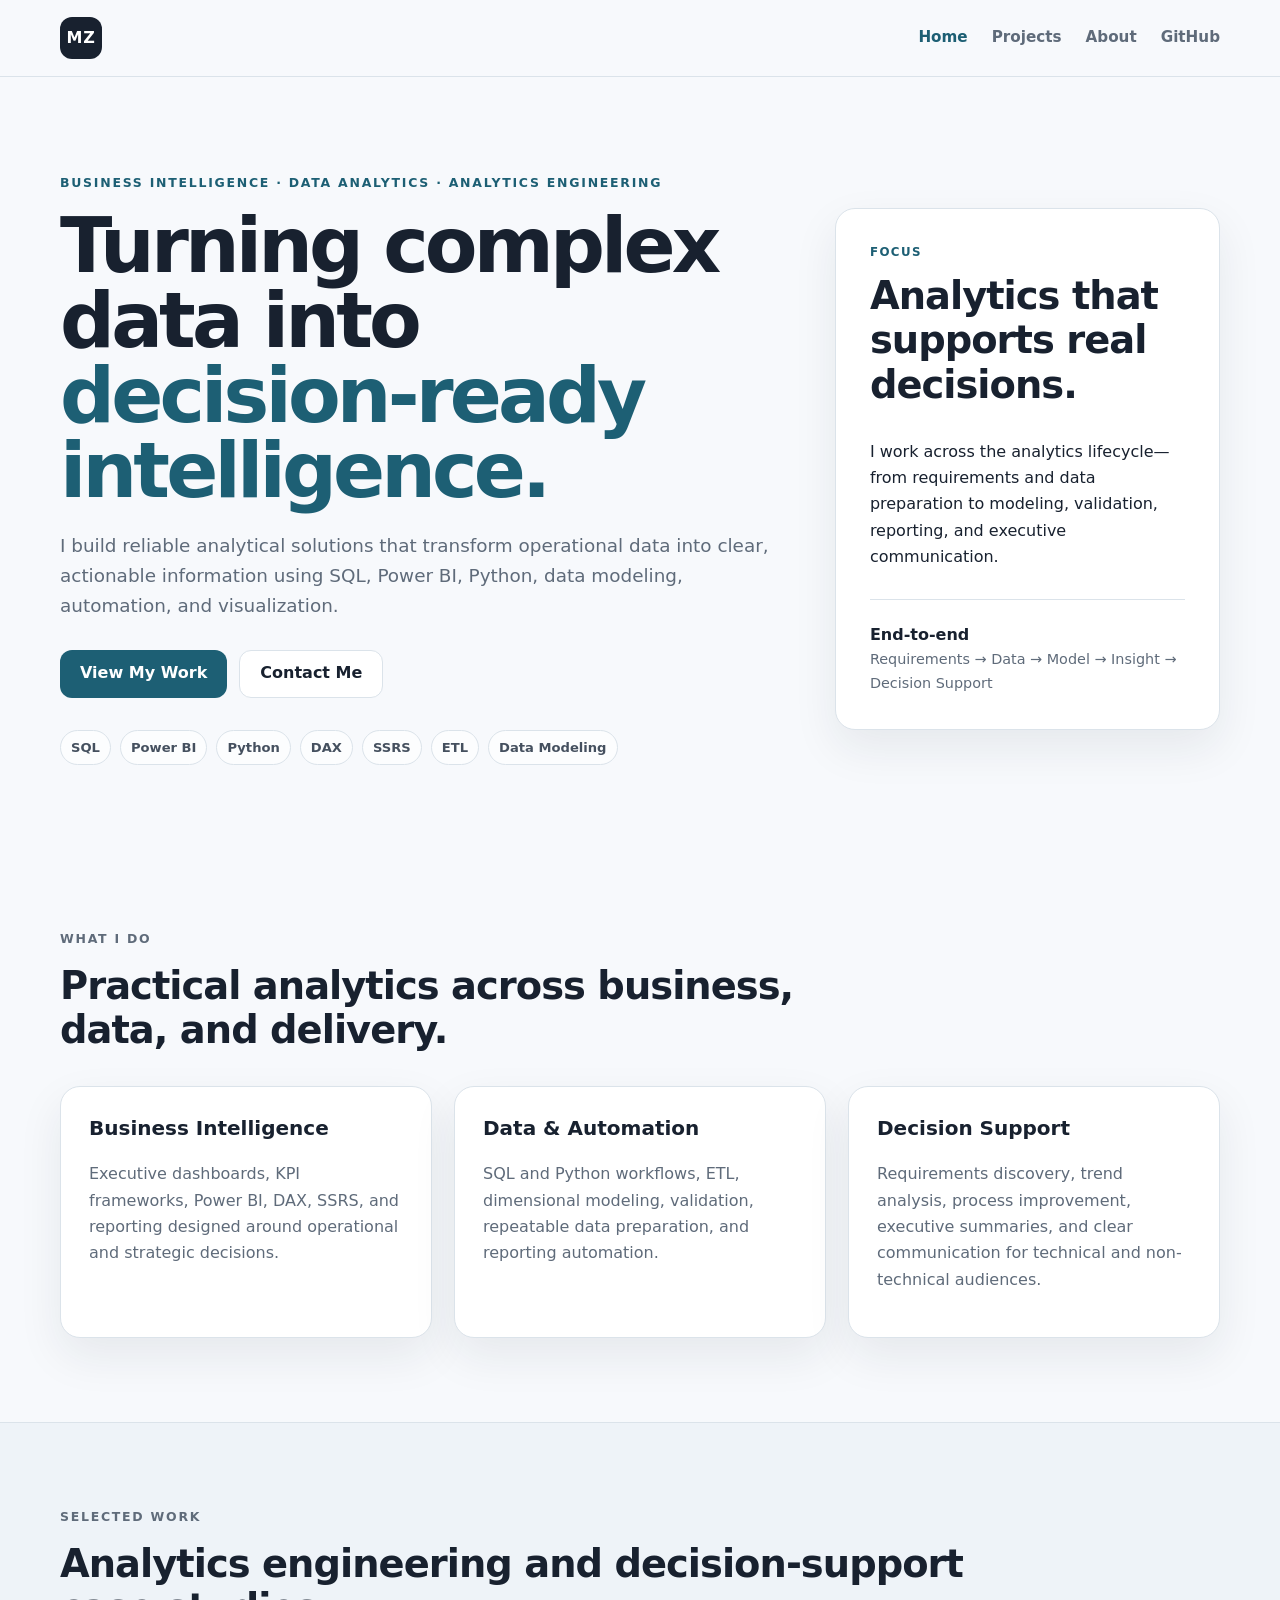
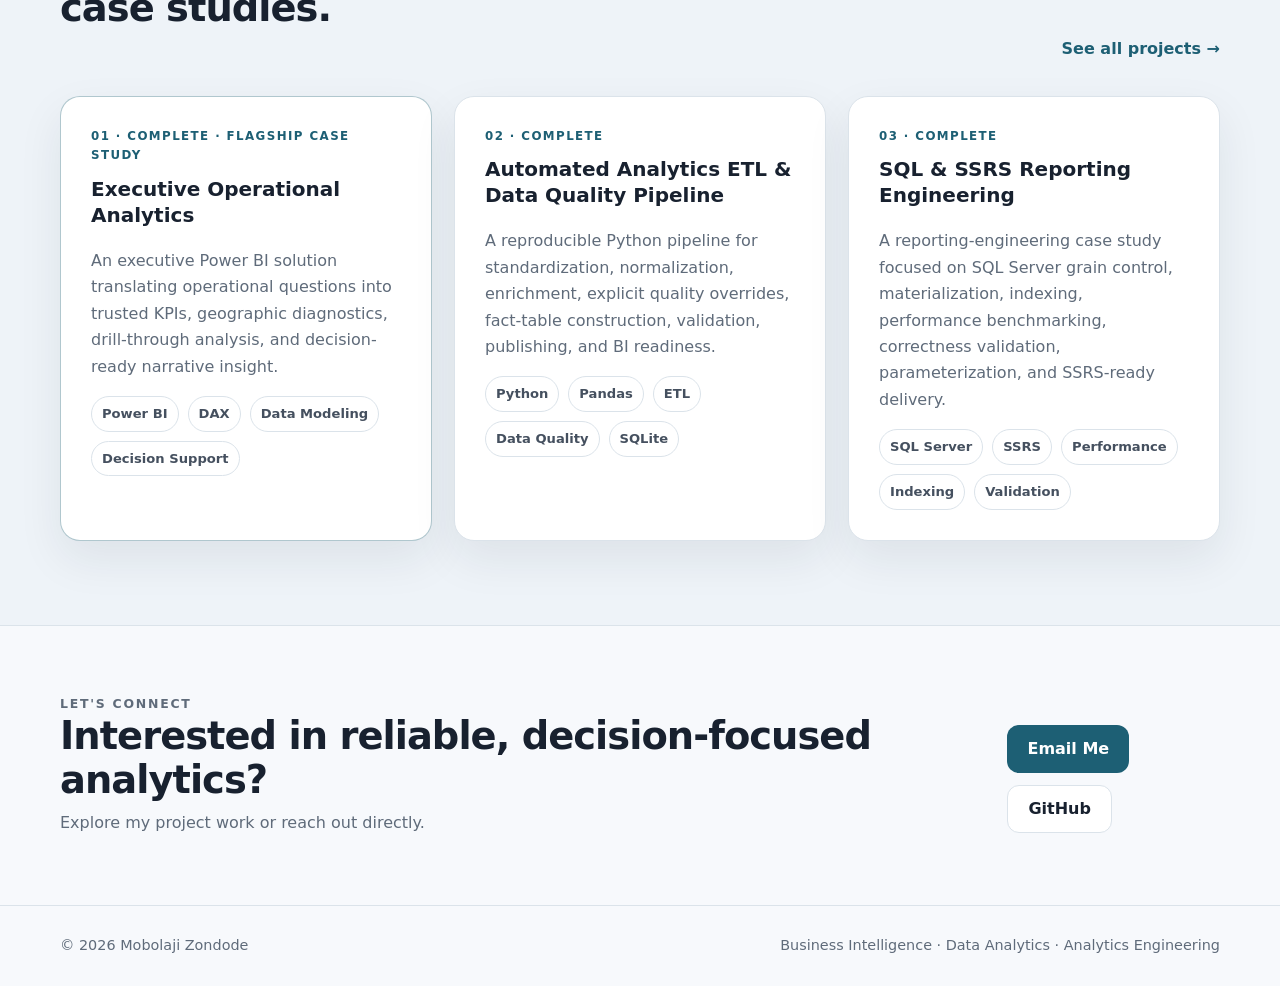
<file: index.html>
<!DOCTYPE html><html lang="en"><head><meta charset="UTF-8"><meta name="viewport" content="width=device-width,initial-scale=1.0"><meta name="description" content="Mobolaji Zondode — Business Intelligence, Data Analytics, SQL, Power BI, Python, and analytics engineering portfolio."><title>Mobolaji Zondode | Business Intelligence & Data Analytics</title><link rel="stylesheet" href="style.css"></head><body><header class="site-header"><div class="container nav-wrap"><a class="brand" href="index.html">MZ</a><nav class="nav"><a class="active" href="index.html">Home</a><a href="projects.html">Projects</a><a href="about.html">About</a><a href="https://github.com/bzondode" target="_blank">GitHub</a></nav></div></header><main>
<section class="hero"><div class="container hero-grid"><div><p class="eyebrow">BUSINESS INTELLIGENCE · DATA ANALYTICS · ANALYTICS ENGINEERING</p><h1>Turning complex data into <span>decision-ready intelligence.</span></h1><p class="hero-copy">I build reliable analytical solutions that transform operational data into clear, actionable information using SQL, Power BI, Python, data modeling, automation, and visualization.</p><div class="actions"><a class="btn primary" href="projects.html">View My Work</a><a class="btn secondary" href="mailto:mzondode@gmail.com">Contact Me</a></div><div class="skill-strip"><span>SQL</span><span>Power BI</span><span>Python</span><span>DAX</span><span>SSRS</span><span>ETL</span><span>Data Modeling</span></div></div><aside class="hero-card"><p class="card-label">FOCUS</p><h2>Analytics that supports real decisions.</h2><p>I work across the analytics lifecycle—from requirements and data preparation to modeling, validation, reporting, and executive communication.</p><div class="mini-stat"><strong>End-to-end</strong><span>Requirements → Data → Model → Insight → Decision Support</span></div></aside></div></section>
<section class="section"><div class="container"><div class="section-heading"><p class="eyebrow">WHAT I DO</p><h2>Practical analytics across business, data, and delivery.</h2></div><div class="cards three"><article class="card"><h3>Business Intelligence</h3><p>Executive dashboards, KPI frameworks, Power BI, DAX, SSRS, and reporting designed around operational and strategic decisions.</p></article><article class="card"><h3>Data & Automation</h3><p>SQL and Python workflows, ETL, dimensional modeling, validation, repeatable data preparation, and reporting automation.</p></article><article class="card"><h3>Decision Support</h3><p>Requirements discovery, trend analysis, process improvement, executive summaries, and clear communication for technical and non-technical audiences.</p></article></div></div></section>
<section class="section alt"><div class="container"><div class="section-heading split"><div><p class="eyebrow">SELECTED WORK</p><h2>Analytics engineering and decision-support case studies.</h2></div><a class="text-link" href="projects.html">See all projects →</a></div><div class="cards three">
<a class="project-card featured project-link" href="executive-analytics.html"><div class="project-meta">01 · COMPLETE · FLAGSHIP CASE STUDY</div><h3>Executive Operational Analytics</h3><p>An executive Power BI solution translating operational questions into trusted KPIs, geographic diagnostics, drill-through analysis, and decision-ready narrative insight.</p><div class="tags"><span>Power BI</span><span>DAX</span><span>Data Modeling</span><span>Decision Support</span></div></a>
<a class="project-card project-link" href="automated-analytics-etl-pipeline.html"><div class="project-meta">02 · COMPLETE</div><h3>Automated Analytics ETL &amp; Data Quality Pipeline</h3><p>A reproducible Python pipeline for standardization, normalization, enrichment, explicit quality overrides, fact-table construction, validation, publishing, and BI readiness.</p><div class="tags"><span>Python</span><span>Pandas</span><span>ETL</span><span>Data Quality</span><span>SQLite</span></div></a>
<a class="project-card project-link" href="sql-ssrs-reporting-engineering.html"><div class="project-meta">03 · COMPLETE</div><h3>SQL &amp; SSRS Reporting Engineering</h3><p>A reporting-engineering case study focused on SQL Server grain control, materialization, indexing, performance benchmarking, correctness validation, parameterization, and SSRS-ready delivery.</p><div class="tags"><span>SQL Server</span><span>SSRS</span><span>Performance</span><span>Indexing</span><span>Validation</span></div></a>
</div></div></section>
<section class="section cta-section"><div class="container cta"><div><p class="eyebrow">LET'S CONNECT</p><h2>Interested in reliable, decision-focused analytics?</h2><p>Explore my project work or reach out directly.</p></div><div class="actions"><a class="btn primary" href="mailto:mzondode@gmail.com">Email Me</a><a class="btn secondary" href="https://github.com/bzondode" target="_blank">GitHub</a></div></div></section></main><footer class="site-footer"><div class="container footer-wrap"><span>© 2026 Mobolaji Zondode</span><span>Business Intelligence · Data Analytics · Analytics Engineering</span></div></footer></body></html>
</file>
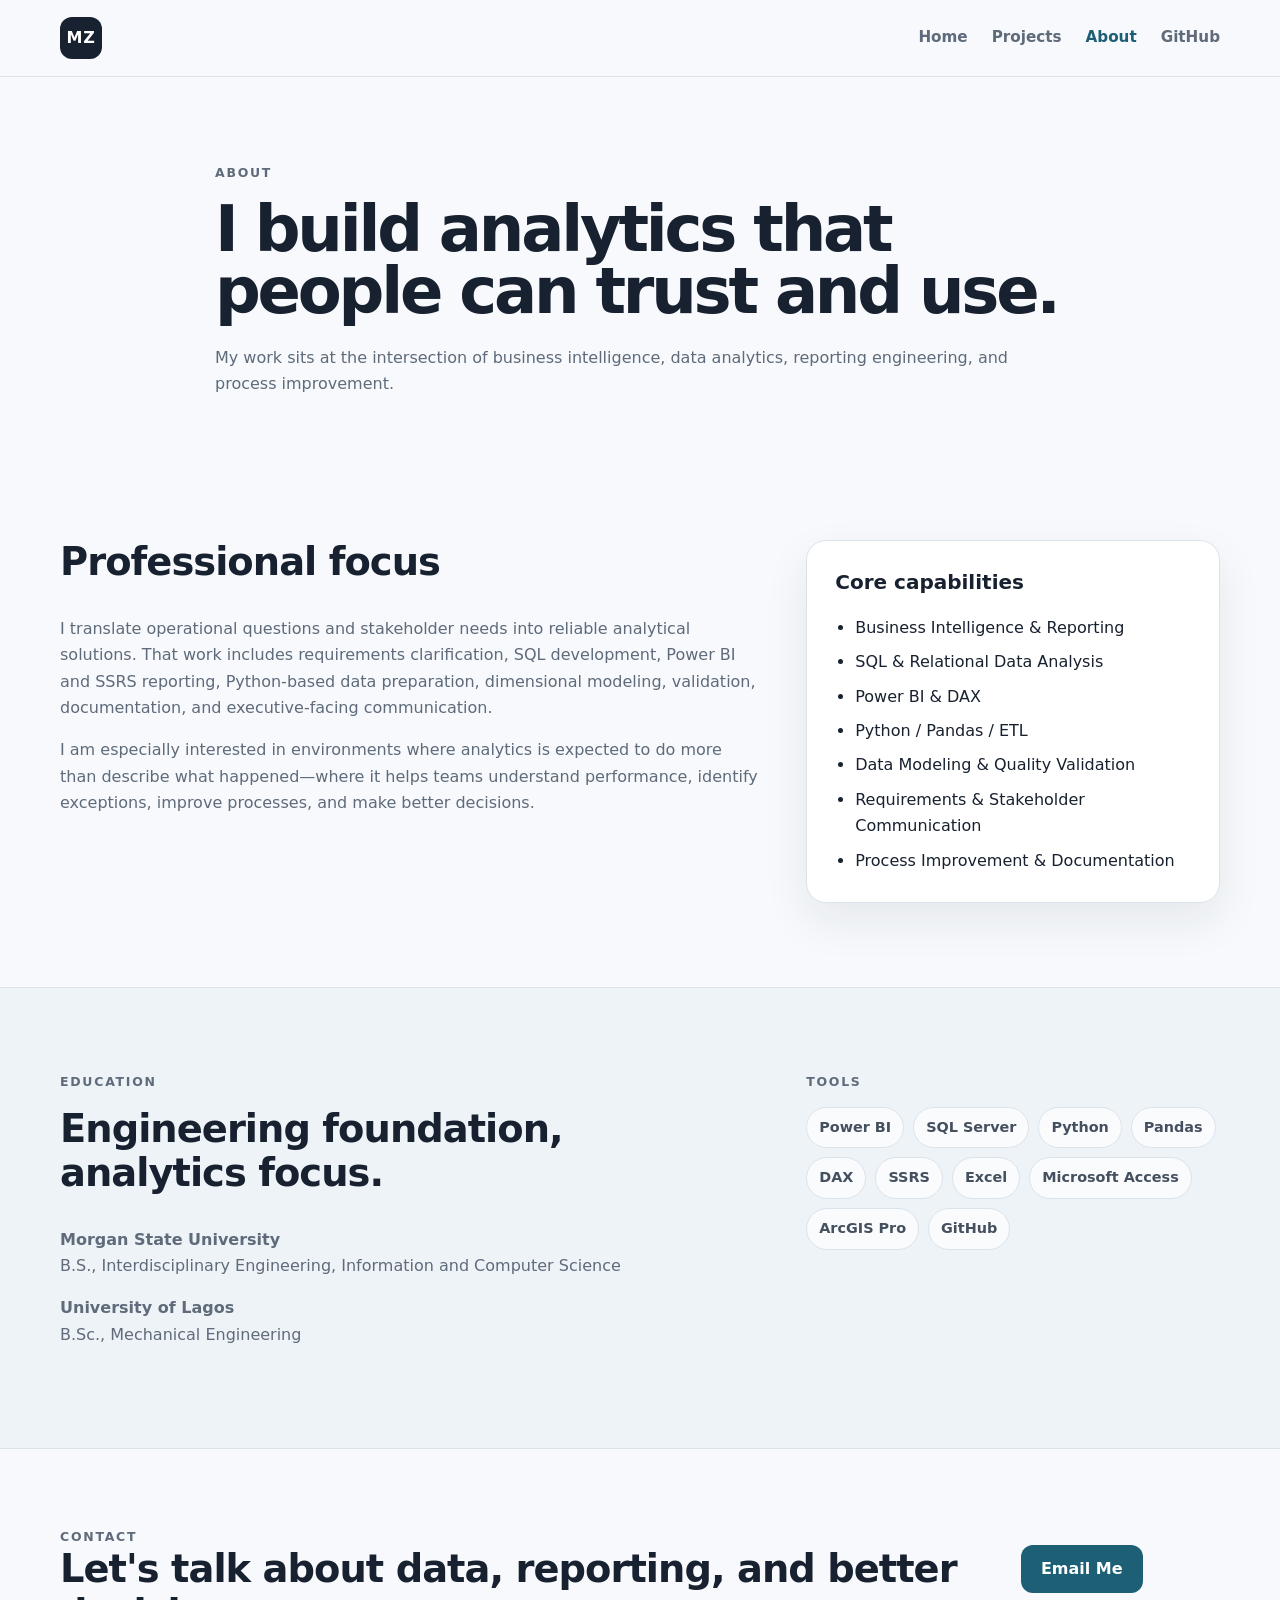
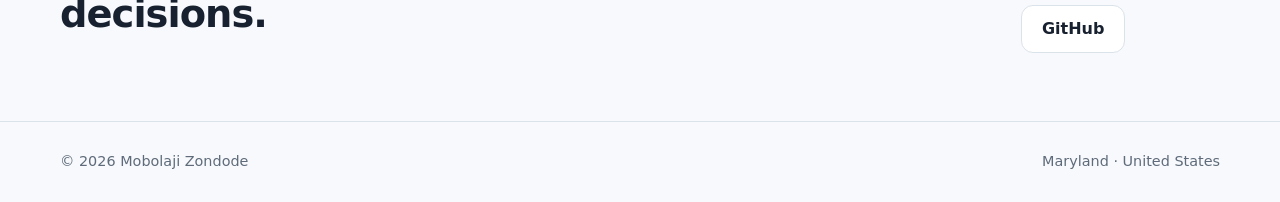
<file: about.html>
<!DOCTYPE html>
<html lang="en"><head><meta charset="UTF-8"><meta name="viewport" content="width=device-width,initial-scale=1.0"><title>About | Mobolaji Zondode</title><link rel="stylesheet" href="style.css"></head>
<body><header class="site-header"><div class="container nav-wrap"><a class="brand" href="index.html">MZ</a><nav class="nav"><a href="index.html">Home</a><a href="projects.html">Projects</a><a class="active" href="about.html">About</a><a href="https://github.com/bzondode" target="_blank">GitHub</a></nav></div></header>
<main><section class="page-hero"><div class="container narrow"><p class="eyebrow">ABOUT</p><h1>I build analytics that people can trust and use.</h1><p>My work sits at the intersection of business intelligence, data analytics, reporting engineering, and process improvement.</p></div></section>
<section class="section"><div class="container about-grid"><div><h2>Professional focus</h2><p>I translate operational questions and stakeholder needs into reliable analytical solutions. That work includes requirements clarification, SQL development, Power BI and SSRS reporting, Python-based data preparation, dimensional modeling, validation, documentation, and executive-facing communication.</p><p>I am especially interested in environments where analytics is expected to do more than describe what happened—where it helps teams understand performance, identify exceptions, improve processes, and make better decisions.</p></div>
<aside class="card"><h3>Core capabilities</h3><ul class="clean-list"><li>Business Intelligence & Reporting</li><li>SQL & Relational Data Analysis</li><li>Power BI & DAX</li><li>Python / Pandas / ETL</li><li>Data Modeling & Quality Validation</li><li>Requirements & Stakeholder Communication</li><li>Process Improvement & Documentation</li></ul></aside></div></section>
<section class="section alt"><div class="container about-grid"><div><p class="eyebrow">EDUCATION</p><h2>Engineering foundation, analytics focus.</h2><p><strong>Morgan State University</strong><br>B.S., Interdisciplinary Engineering, Information and Computer Science</p><p><strong>University of Lagos</strong><br>B.Sc., Mechanical Engineering</p></div><div><p class="eyebrow">TOOLS</p><div class="tags large"><span>Power BI</span><span>SQL Server</span><span>Python</span><span>Pandas</span><span>DAX</span><span>SSRS</span><span>Excel</span><span>Microsoft Access</span><span>ArcGIS Pro</span><span>GitHub</span></div></div></div></section>
<section class="section cta-section"><div class="container cta"><div><p class="eyebrow">CONTACT</p><h2>Let's talk about data, reporting, and better decisions.</h2></div><div class="actions"><a class="btn primary" href="mailto:mzondode@gmail.com">Email Me</a><a class="btn secondary" href="https://github.com/bzondode" target="_blank">GitHub</a></div></div></section>
</main><footer class="site-footer"><div class="container footer-wrap"><span>© 2026 Mobolaji Zondode</span><span>Maryland · United States</span></div></footer></body></html>
</file>
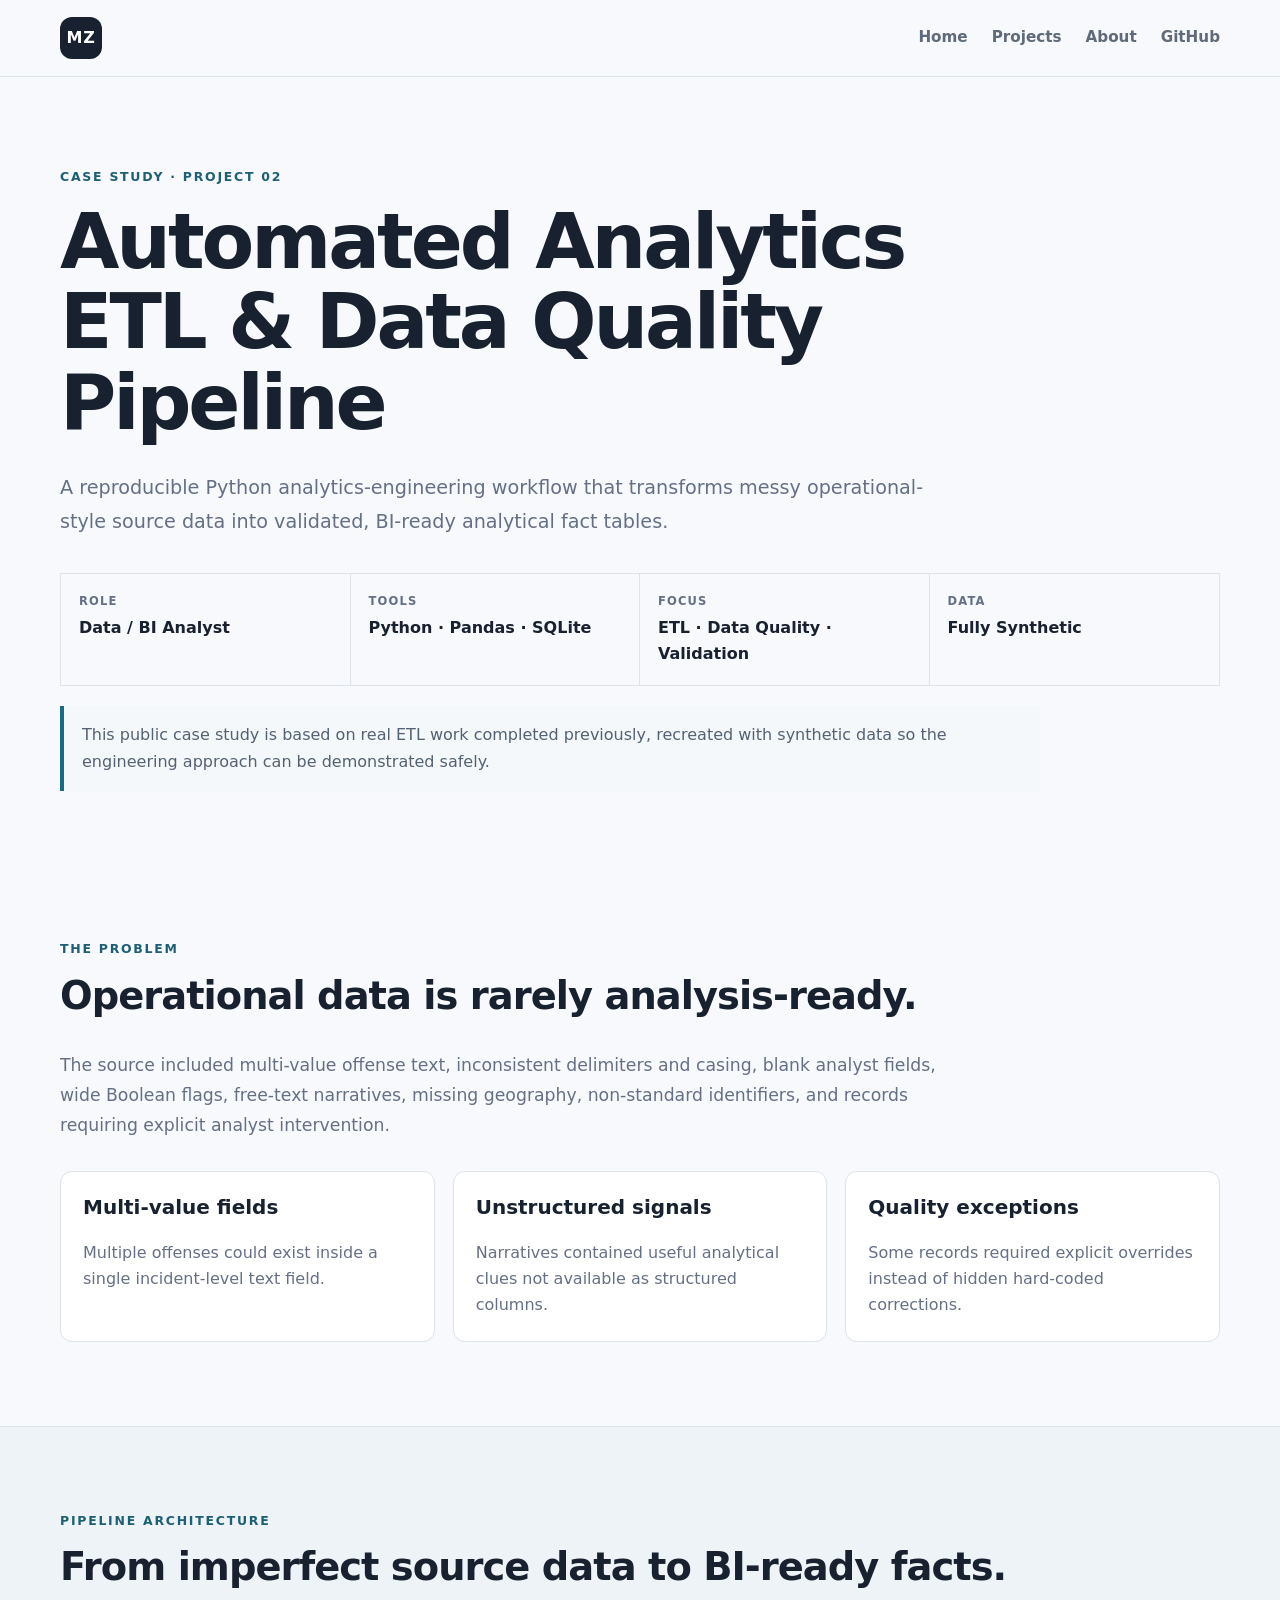
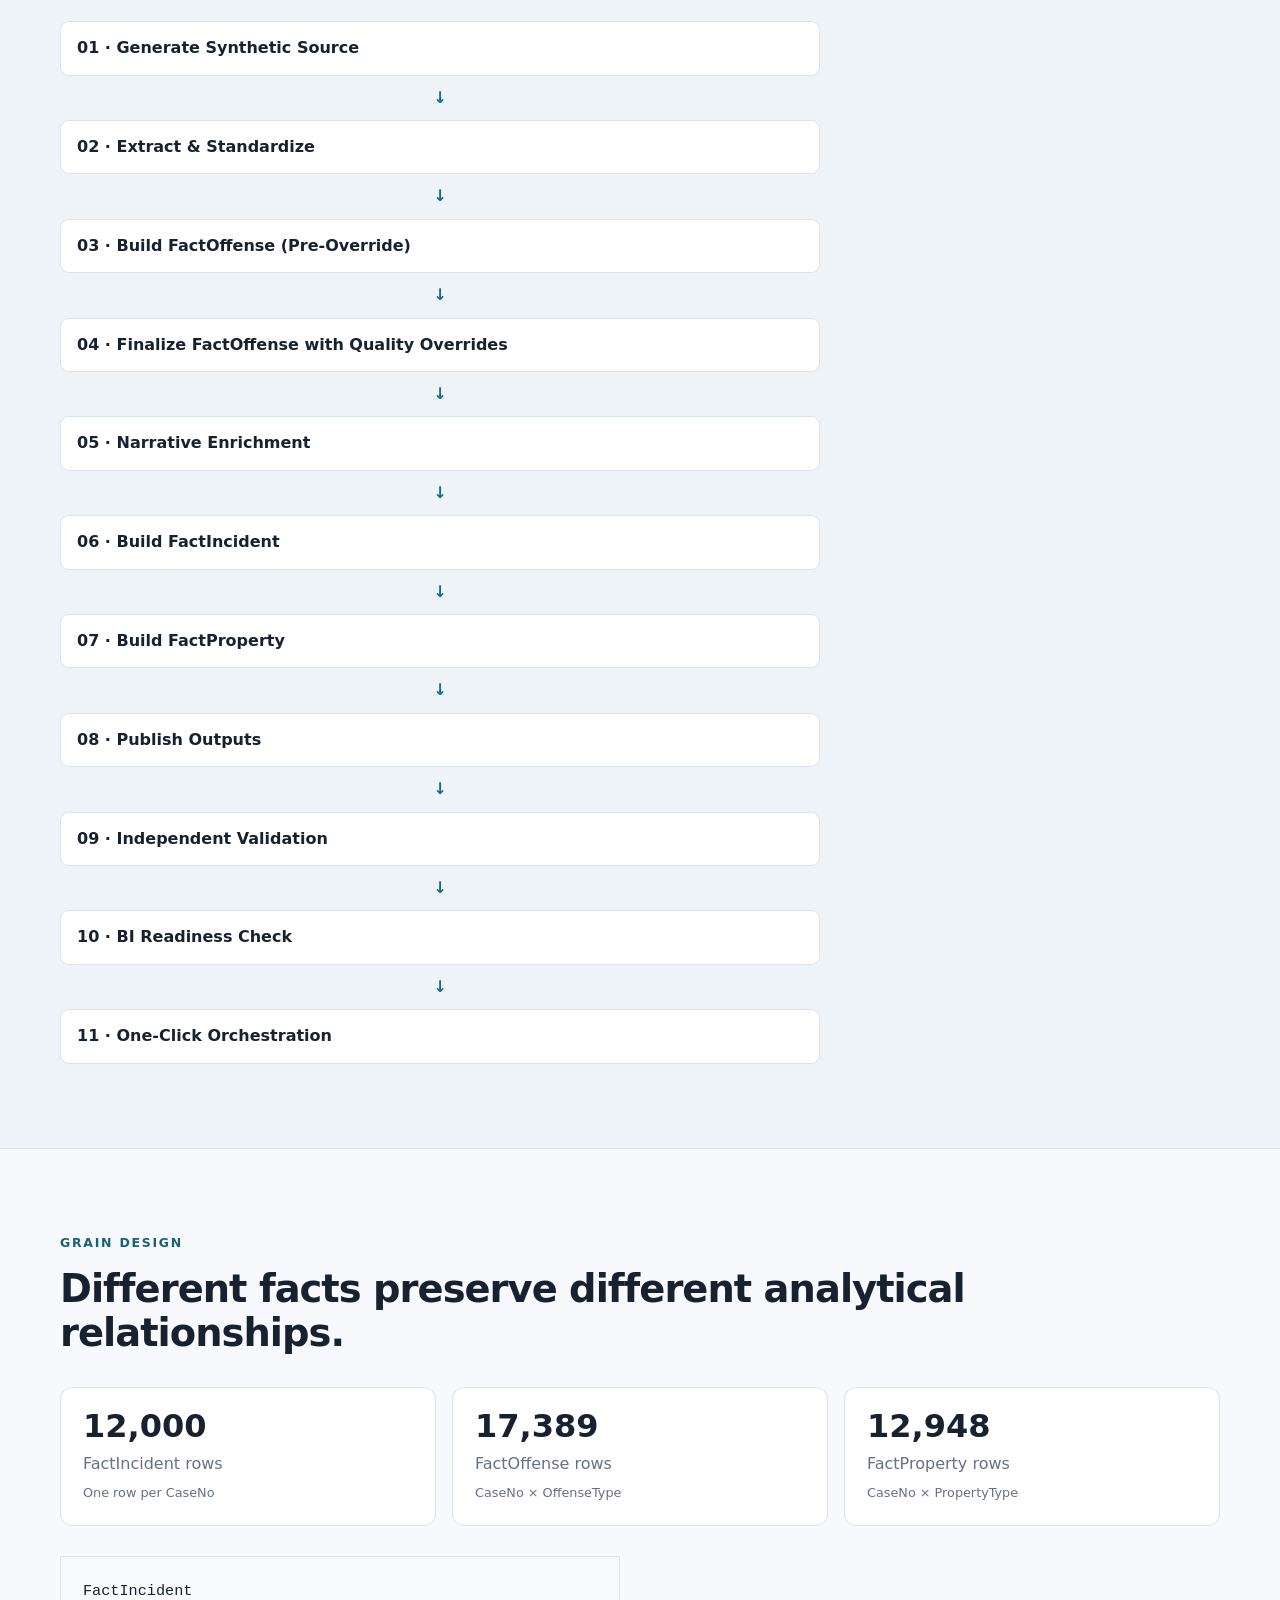
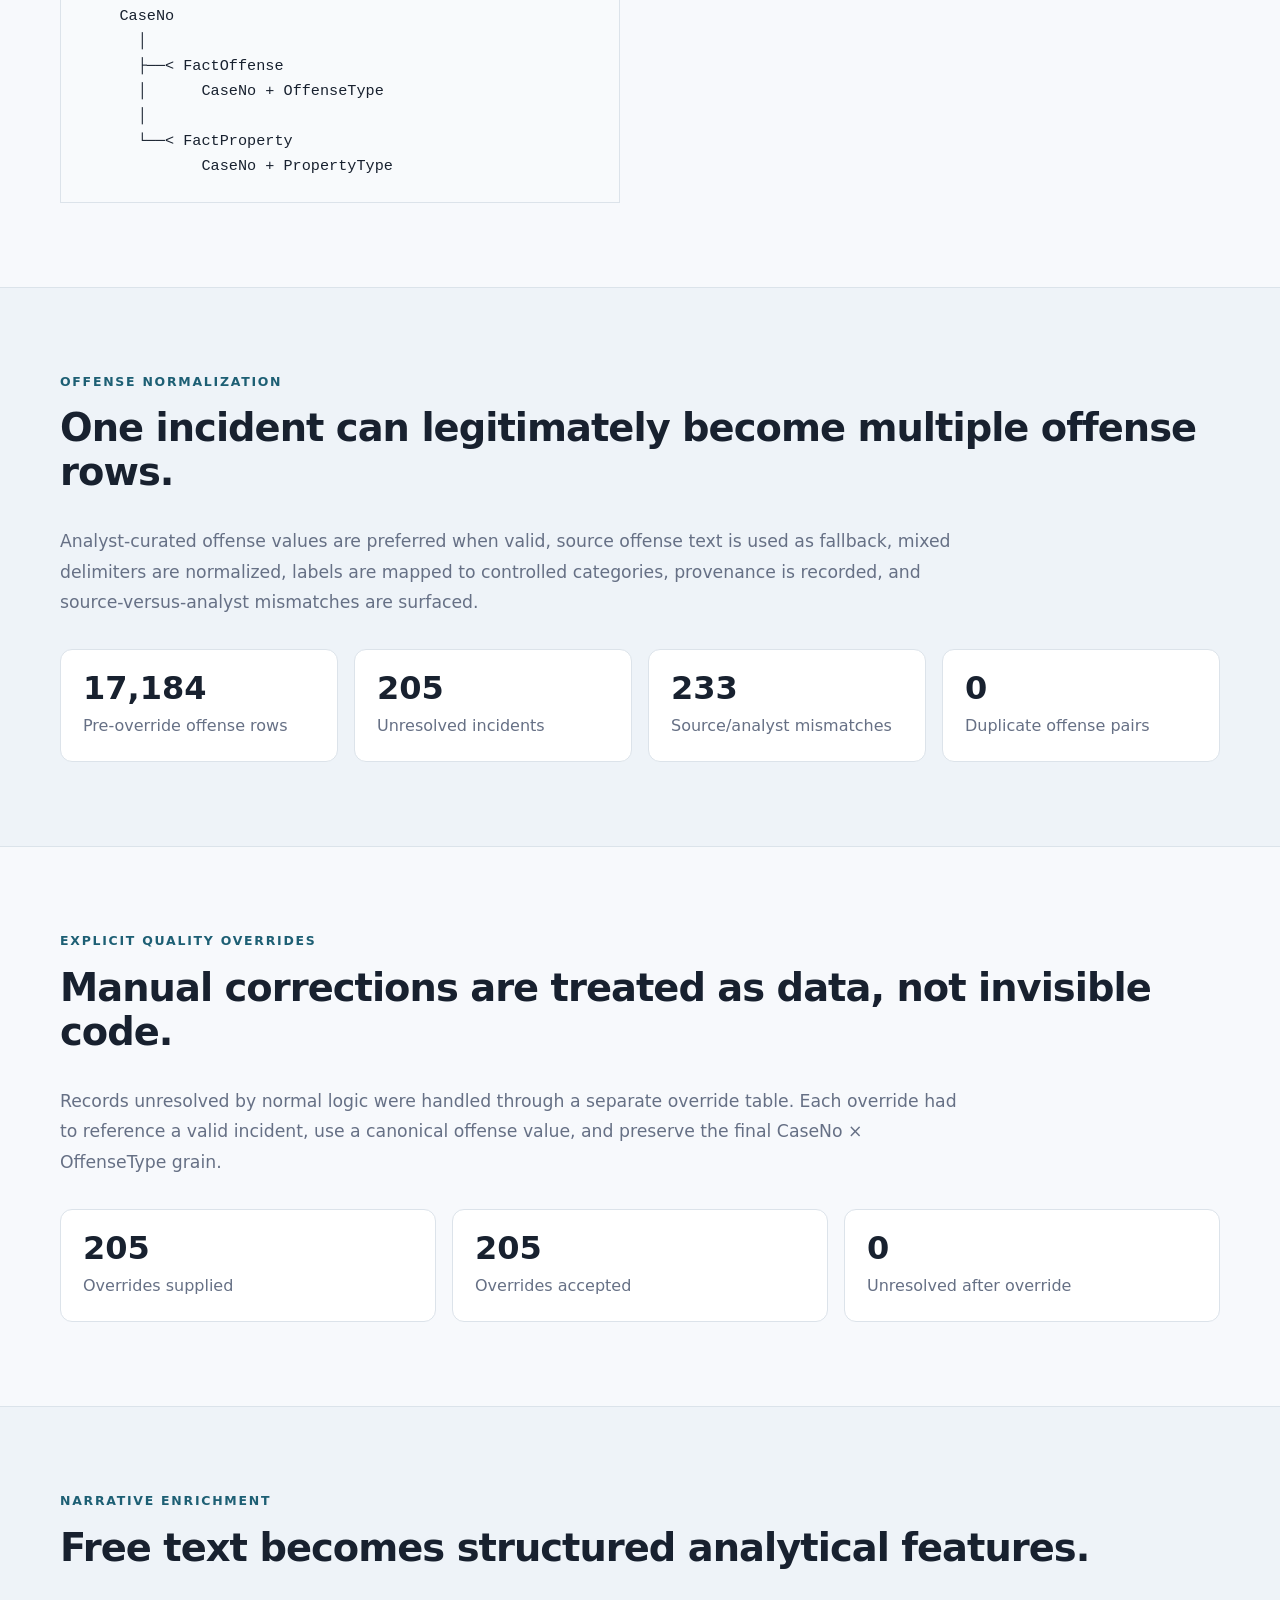
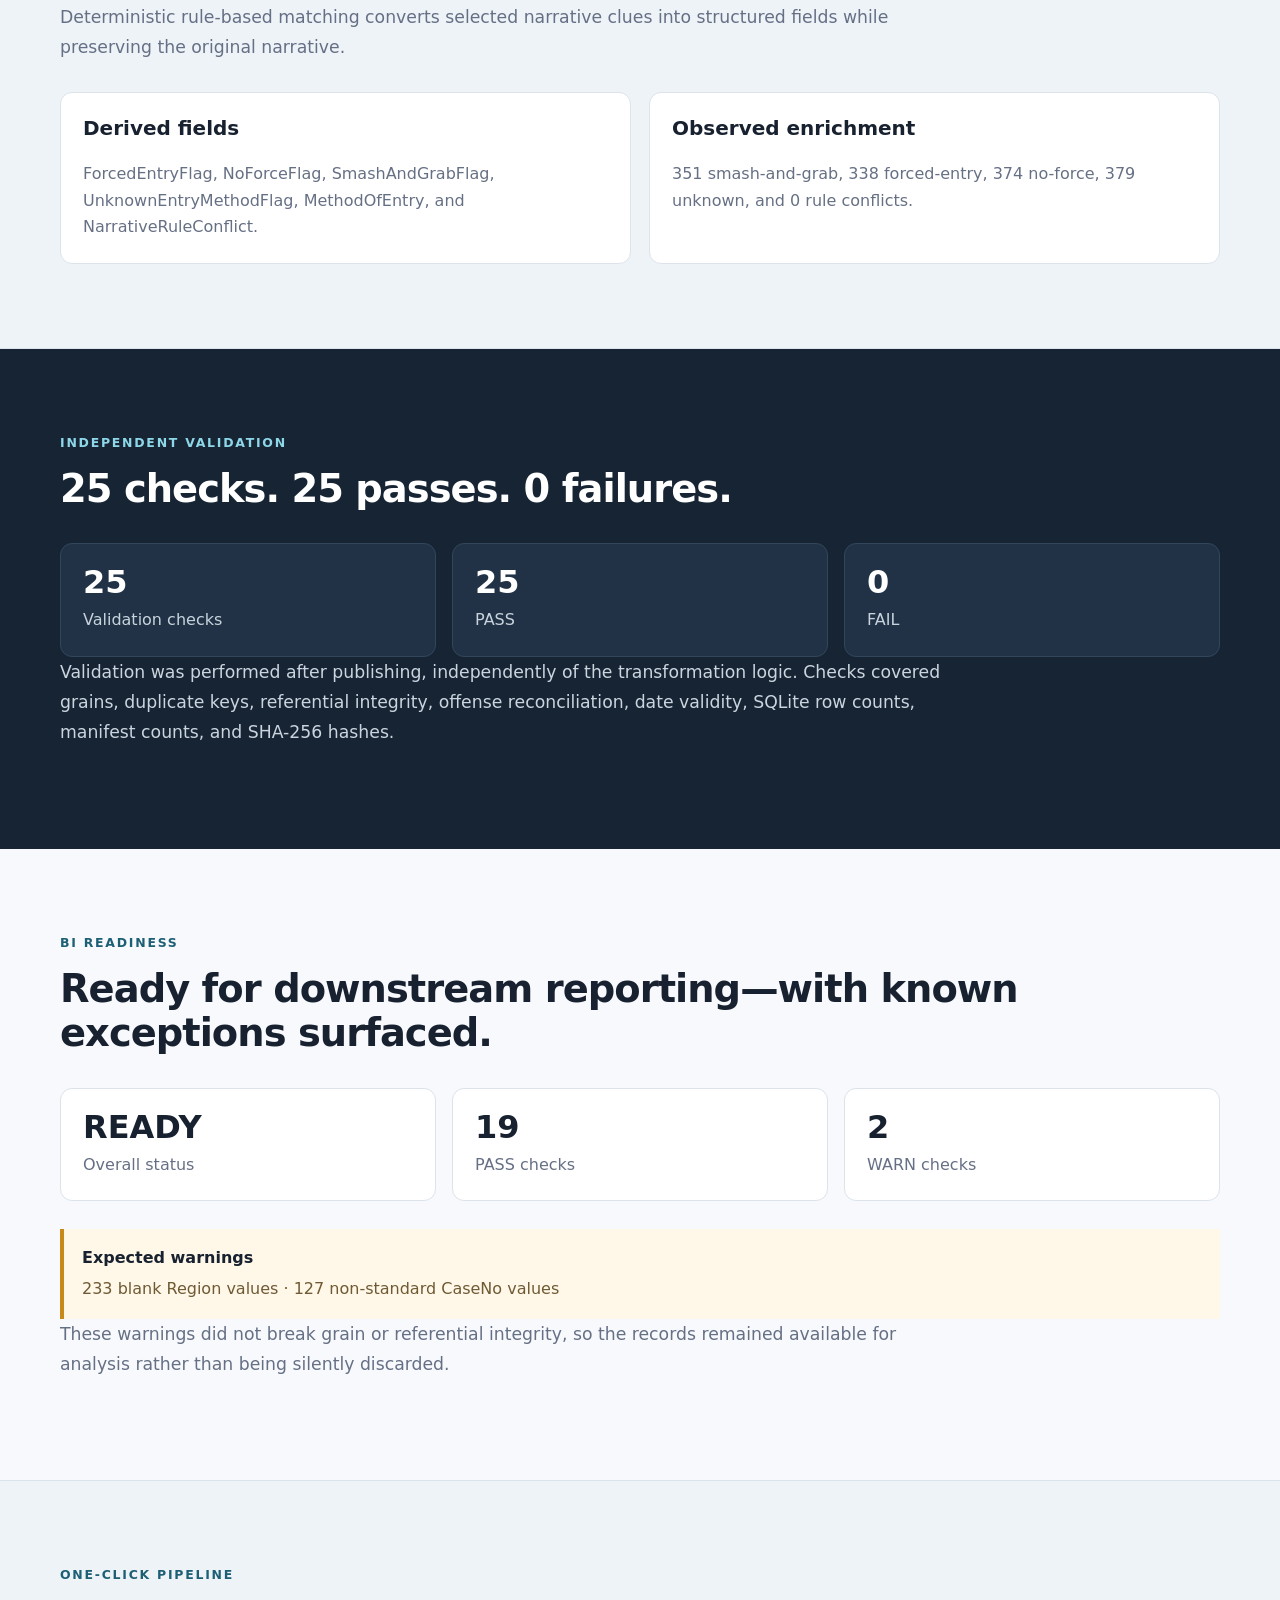
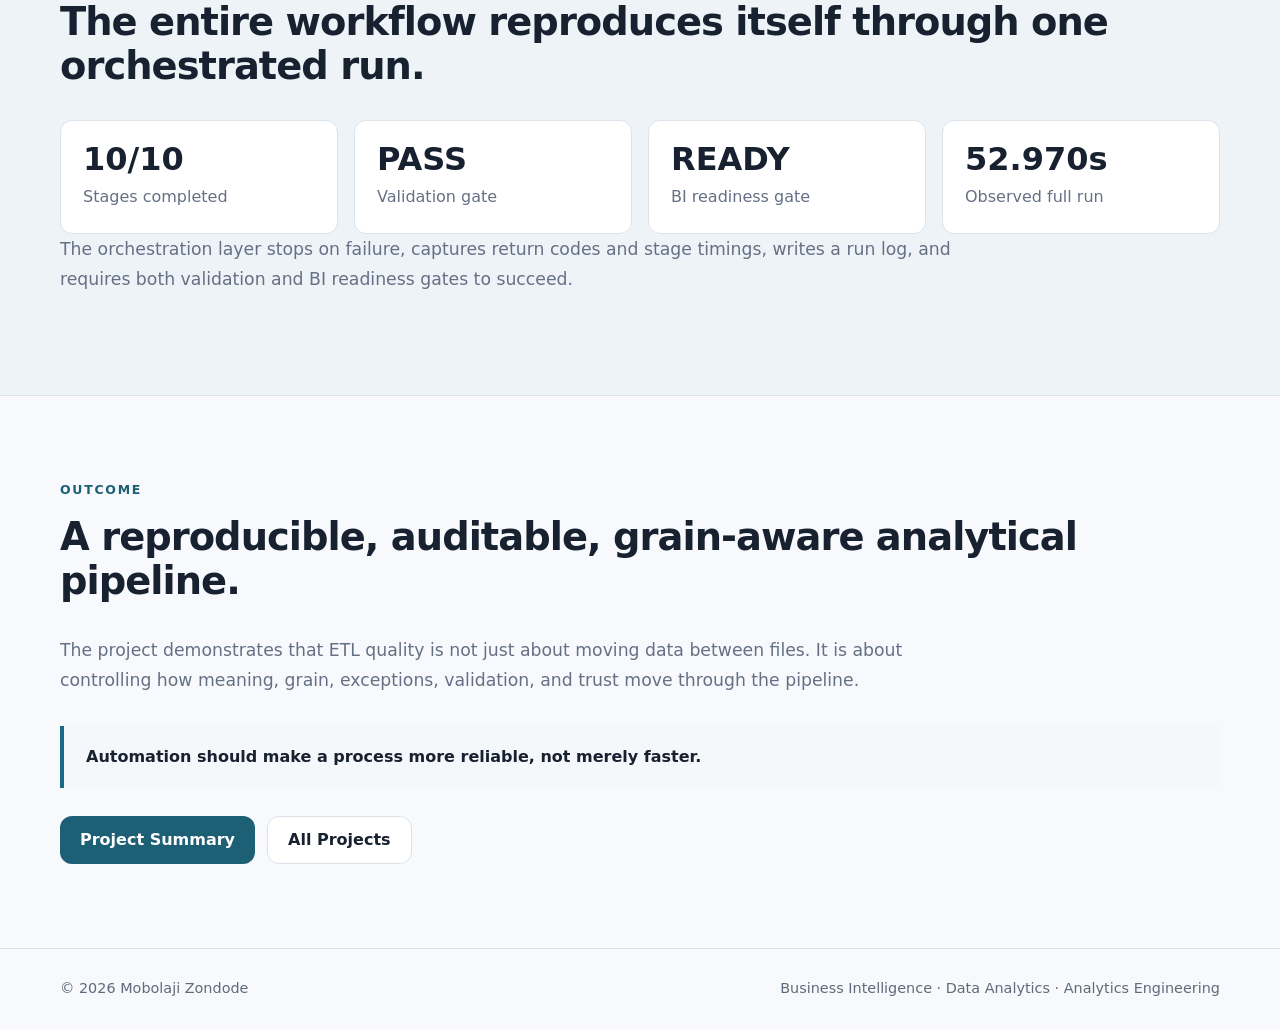
<file: automated-analytics-etl-pipeline.html>
<!DOCTYPE html>
<html lang="en">
<head>
  <meta charset="UTF-8">
  <meta name="viewport" content="width=device-width,initial-scale=1.0">
  <meta name="description" content="Automated Analytics ETL & Data Quality Pipeline case study by Mobolaji Zondode.">
  <title>Automated Analytics ETL & Data Quality Pipeline | Mobolaji Zondode</title>
  <link rel="stylesheet" href="style.css">
  <link rel="stylesheet" href="project2.css">
</head>
<body>
<header class="site-header"><div class="container nav-wrap"><a class="brand" href="index.html">MZ</a><nav class="nav"><a href="index.html">Home</a><a href="projects.html">Projects</a><a href="about.html">About</a><a href="https://github.com/bzondode" target="_blank">GitHub</a></nav></div></header>
<main>
<section class="p2-hero"><div class="container">
<p class="eyebrow">CASE STUDY · PROJECT 02</p>
<h1>Automated Analytics ETL &amp; Data Quality Pipeline</h1>
<p class="p2-lead">A reproducible Python analytics-engineering workflow that transforms messy operational-style source data into validated, BI-ready analytical fact tables.</p>
<div class="p2-meta"><div><span>ROLE</span><strong>Data / BI Analyst</strong></div><div><span>TOOLS</span><strong>Python · Pandas · SQLite</strong></div><div><span>FOCUS</span><strong>ETL · Data Quality · Validation</strong></div><div><span>DATA</span><strong>Fully Synthetic</strong></div></div>
<div class="p2-note">This public case study is based on real ETL work completed previously, recreated with synthetic data so the engineering approach can be demonstrated safely.</div>
</div></section>

<section class="section"><div class="container"><p class="eyebrow">THE PROBLEM</p><h2>Operational data is rarely analysis-ready.</h2><p class="p2-copy">The source included multi-value offense text, inconsistent delimiters and casing, blank analyst fields, wide Boolean flags, free-text narratives, missing geography, non-standard identifiers, and records requiring explicit analyst intervention.</p>
<div class="p2-grid three"><article class="p2-card"><h3>Multi-value fields</h3><p>Multiple offenses could exist inside a single incident-level text field.</p></article><article class="p2-card"><h3>Unstructured signals</h3><p>Narratives contained useful analytical clues not available as structured columns.</p></article><article class="p2-card"><h3>Quality exceptions</h3><p>Some records required explicit overrides instead of hidden hard-coded corrections.</p></article></div></div></section>

<section class="section alt"><div class="container"><p class="eyebrow">PIPELINE ARCHITECTURE</p><h2>From imperfect source data to BI-ready facts.</h2>
<div class="p2-flow">
<div>01 · Generate Synthetic Source</div><span>↓</span>
<div>02 · Extract &amp; Standardize</div><span>↓</span>
<div>03 · Build FactOffense (Pre-Override)</div><span>↓</span>
<div>04 · Finalize FactOffense with Quality Overrides</div><span>↓</span>
<div>05 · Narrative Enrichment</div><span>↓</span>
<div>06 · Build FactIncident</div><span>↓</span>
<div>07 · Build FactProperty</div><span>↓</span>
<div>08 · Publish Outputs</div><span>↓</span>
<div>09 · Independent Validation</div><span>↓</span>
<div>10 · BI Readiness Check</div><span>↓</span>
<div>11 · One-Click Orchestration</div>
</div></div></section>

<section class="section"><div class="container"><p class="eyebrow">GRAIN DESIGN</p><h2>Different facts preserve different analytical relationships.</h2>
<div class="p2-stats"><article><strong>12,000</strong><span>FactIncident rows</span><small>One row per CaseNo</small></article><article><strong>17,389</strong><span>FactOffense rows</span><small>CaseNo × OffenseType</small></article><article><strong>12,948</strong><span>FactProperty rows</span><small>CaseNo × PropertyType</small></article></div>
<div class="p2-model"><pre>FactIncident
    CaseNo
      │
      ├──&lt; FactOffense
      │      CaseNo + OffenseType
      │
      └──&lt; FactProperty
             CaseNo + PropertyType</pre></div></div></section>

<section class="section alt"><div class="container"><p class="eyebrow">OFFENSE NORMALIZATION</p><h2>One incident can legitimately become multiple offense rows.</h2><p class="p2-copy">Analyst-curated offense values are preferred when valid, source offense text is used as fallback, mixed delimiters are normalized, labels are mapped to controlled categories, provenance is recorded, and source-versus-analyst mismatches are surfaced.</p>
<div class="p2-stats four"><article><strong>17,184</strong><span>Pre-override offense rows</span></article><article><strong>205</strong><span>Unresolved incidents</span></article><article><strong>233</strong><span>Source/analyst mismatches</span></article><article><strong>0</strong><span>Duplicate offense pairs</span></article></div></div></section>

<section class="section"><div class="container"><p class="eyebrow">EXPLICIT QUALITY OVERRIDES</p><h2>Manual corrections are treated as data, not invisible code.</h2><p class="p2-copy">Records unresolved by normal logic were handled through a separate override table. Each override had to reference a valid incident, use a canonical offense value, and preserve the final CaseNo × OffenseType grain.</p>
<div class="p2-stats"><article><strong>205</strong><span>Overrides supplied</span></article><article><strong>205</strong><span>Overrides accepted</span></article><article><strong>0</strong><span>Unresolved after override</span></article></div></div></section>

<section class="section alt"><div class="container"><p class="eyebrow">NARRATIVE ENRICHMENT</p><h2>Free text becomes structured analytical features.</h2><p class="p2-copy">Deterministic rule-based matching converts selected narrative clues into structured fields while preserving the original narrative.</p>
<div class="p2-grid two"><article class="p2-card"><h3>Derived fields</h3><p>ForcedEntryFlag, NoForceFlag, SmashAndGrabFlag, UnknownEntryMethodFlag, MethodOfEntry, and NarrativeRuleConflict.</p></article><article class="p2-card"><h3>Observed enrichment</h3><p>351 smash-and-grab, 338 forced-entry, 374 no-force, 379 unknown, and 0 rule conflicts.</p></article></div></div></section>

<section class="section p2-dark"><div class="container"><p class="eyebrow p2-light">INDEPENDENT VALIDATION</p><h2>25 checks. 25 passes. 0 failures.</h2>
<div class="p2-stats dark-stats"><article><strong>25</strong><span>Validation checks</span></article><article><strong>25</strong><span>PASS</span></article><article><strong>0</strong><span>FAIL</span></article></div>
<p class="p2-copy light-copy">Validation was performed after publishing, independently of the transformation logic. Checks covered grains, duplicate keys, referential integrity, offense reconciliation, date validity, SQLite row counts, manifest counts, and SHA-256 hashes.</p></div></section>

<section class="section"><div class="container"><p class="eyebrow">BI READINESS</p><h2>Ready for downstream reporting—with known exceptions surfaced.</h2>
<div class="p2-stats"><article><strong>READY</strong><span>Overall status</span></article><article><strong>19</strong><span>PASS checks</span></article><article><strong>2</strong><span>WARN checks</span></article></div>
<div class="p2-warning"><strong>Expected warnings</strong><span>233 blank Region values · 127 non-standard CaseNo values</span></div>
<p class="p2-copy">These warnings did not break grain or referential integrity, so the records remained available for analysis rather than being silently discarded.</p></div></section>

<section class="section alt"><div class="container"><p class="eyebrow">ONE-CLICK PIPELINE</p><h2>The entire workflow reproduces itself through one orchestrated run.</h2>
<div class="p2-stats four"><article><strong>10/10</strong><span>Stages completed</span></article><article><strong>PASS</strong><span>Validation gate</span></article><article><strong>READY</strong><span>BI readiness gate</span></article><article><strong>52.970s</strong><span>Observed full run</span></article></div>
<p class="p2-copy">The orchestration layer stops on failure, captures return codes and stage timings, writes a run log, and requires both validation and BI readiness gates to succeed.</p></div></section>

<section class="section"><div class="container"><p class="eyebrow">OUTCOME</p><h2>A reproducible, auditable, grain-aware analytical pipeline.</h2><p class="p2-copy">The project demonstrates that ETL quality is not just about moving data between files. It is about controlling how meaning, grain, exceptions, validation, and trust move through the pipeline.</p>
<blockquote class="p2-quote">Automation should make a process more reliable, not merely faster.</blockquote>
<div class="actions p2-actions"><a class="btn primary" href="project2-summary.html">Project Summary</a><a class="btn secondary" href="projects.html">All Projects</a></div></div></section>
</main>
<footer class="site-footer"><div class="container footer-wrap"><span>© 2026 Mobolaji Zondode</span><span>Business Intelligence · Data Analytics · Analytics Engineering</span></div></footer>
</body></html>
</file>
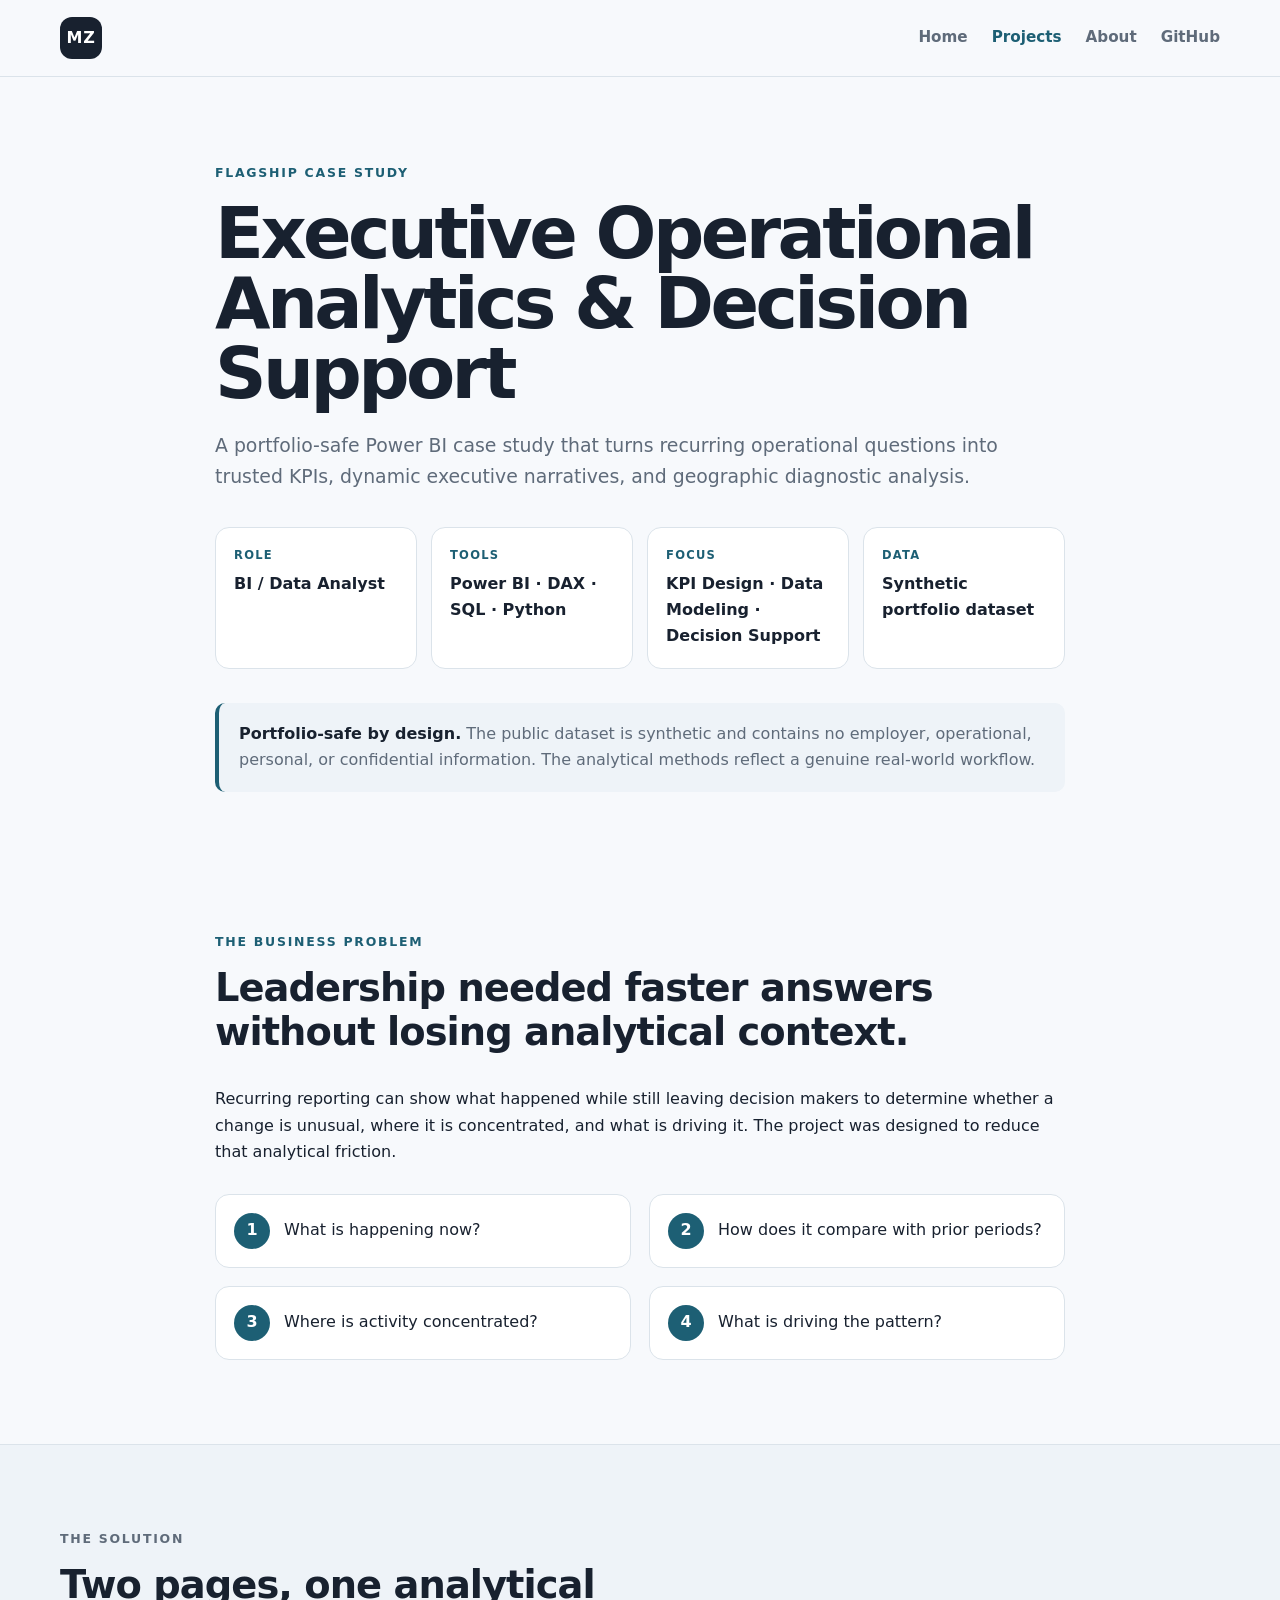
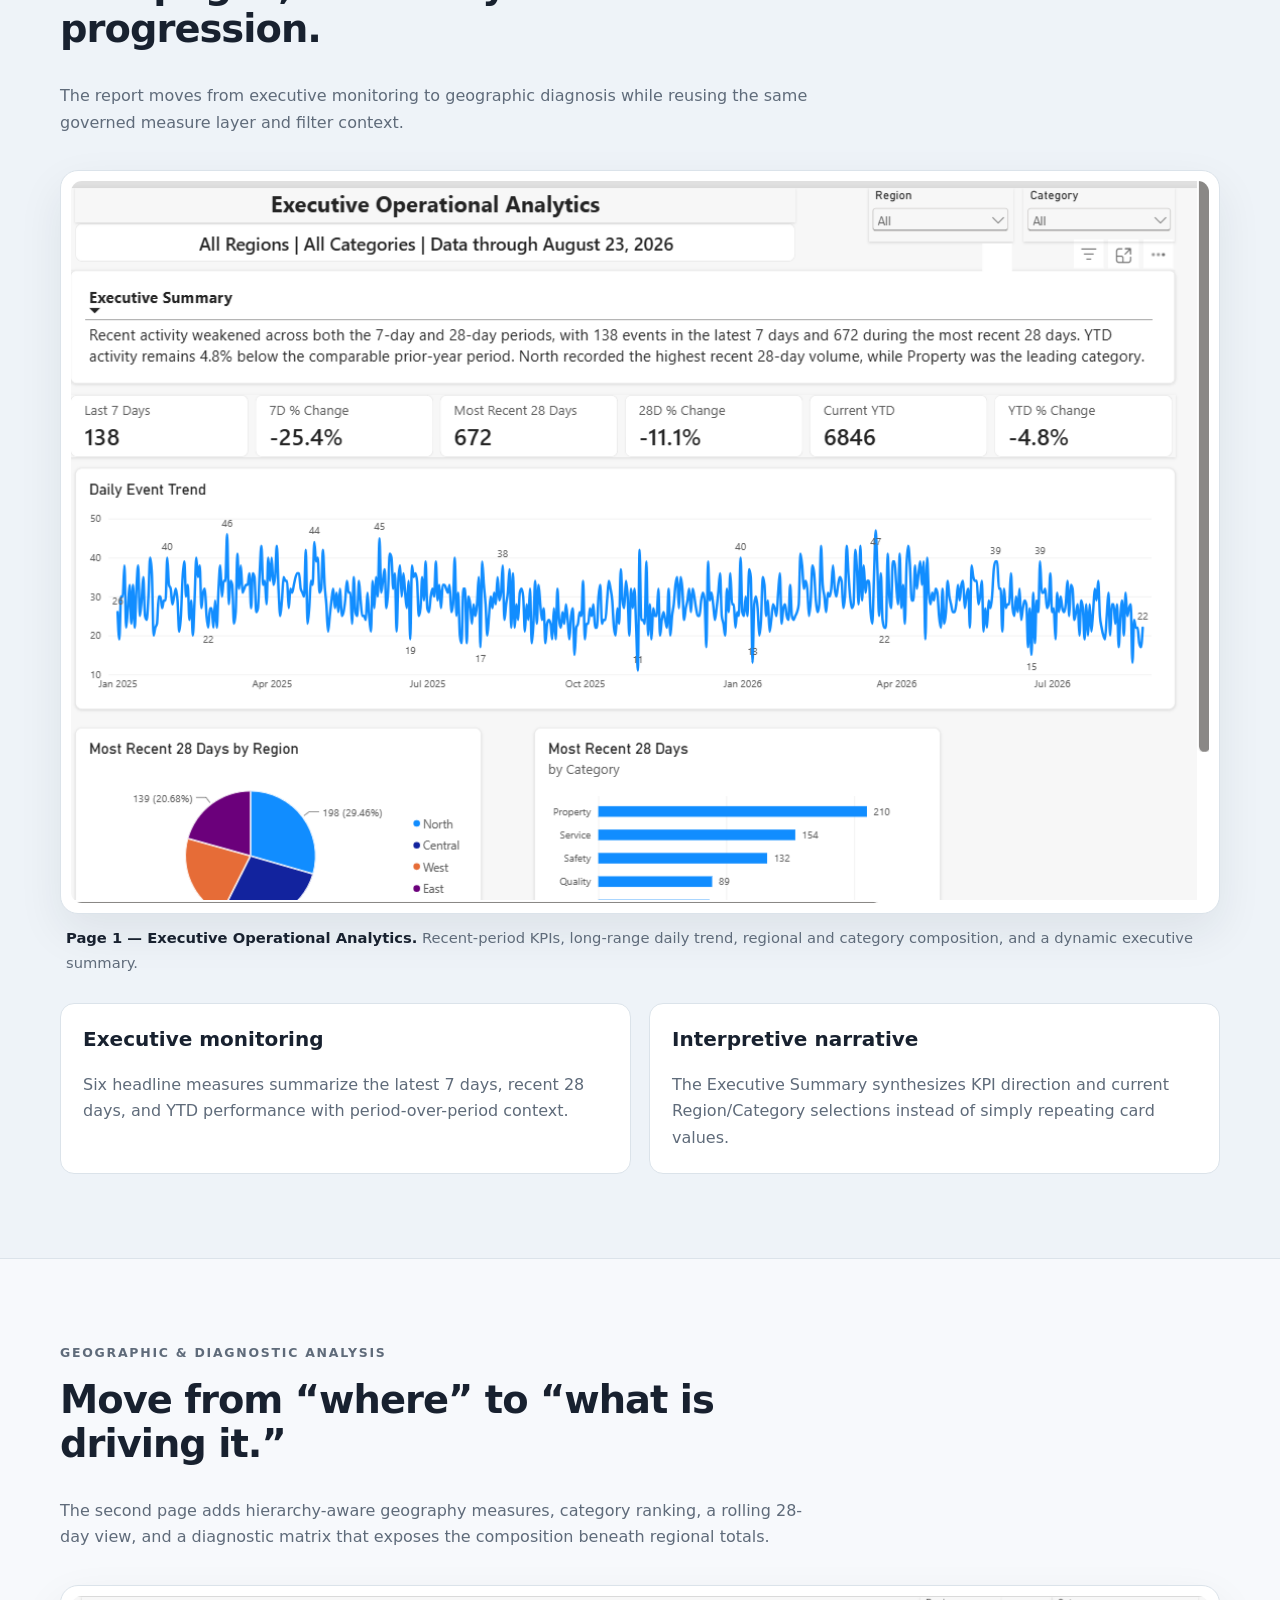
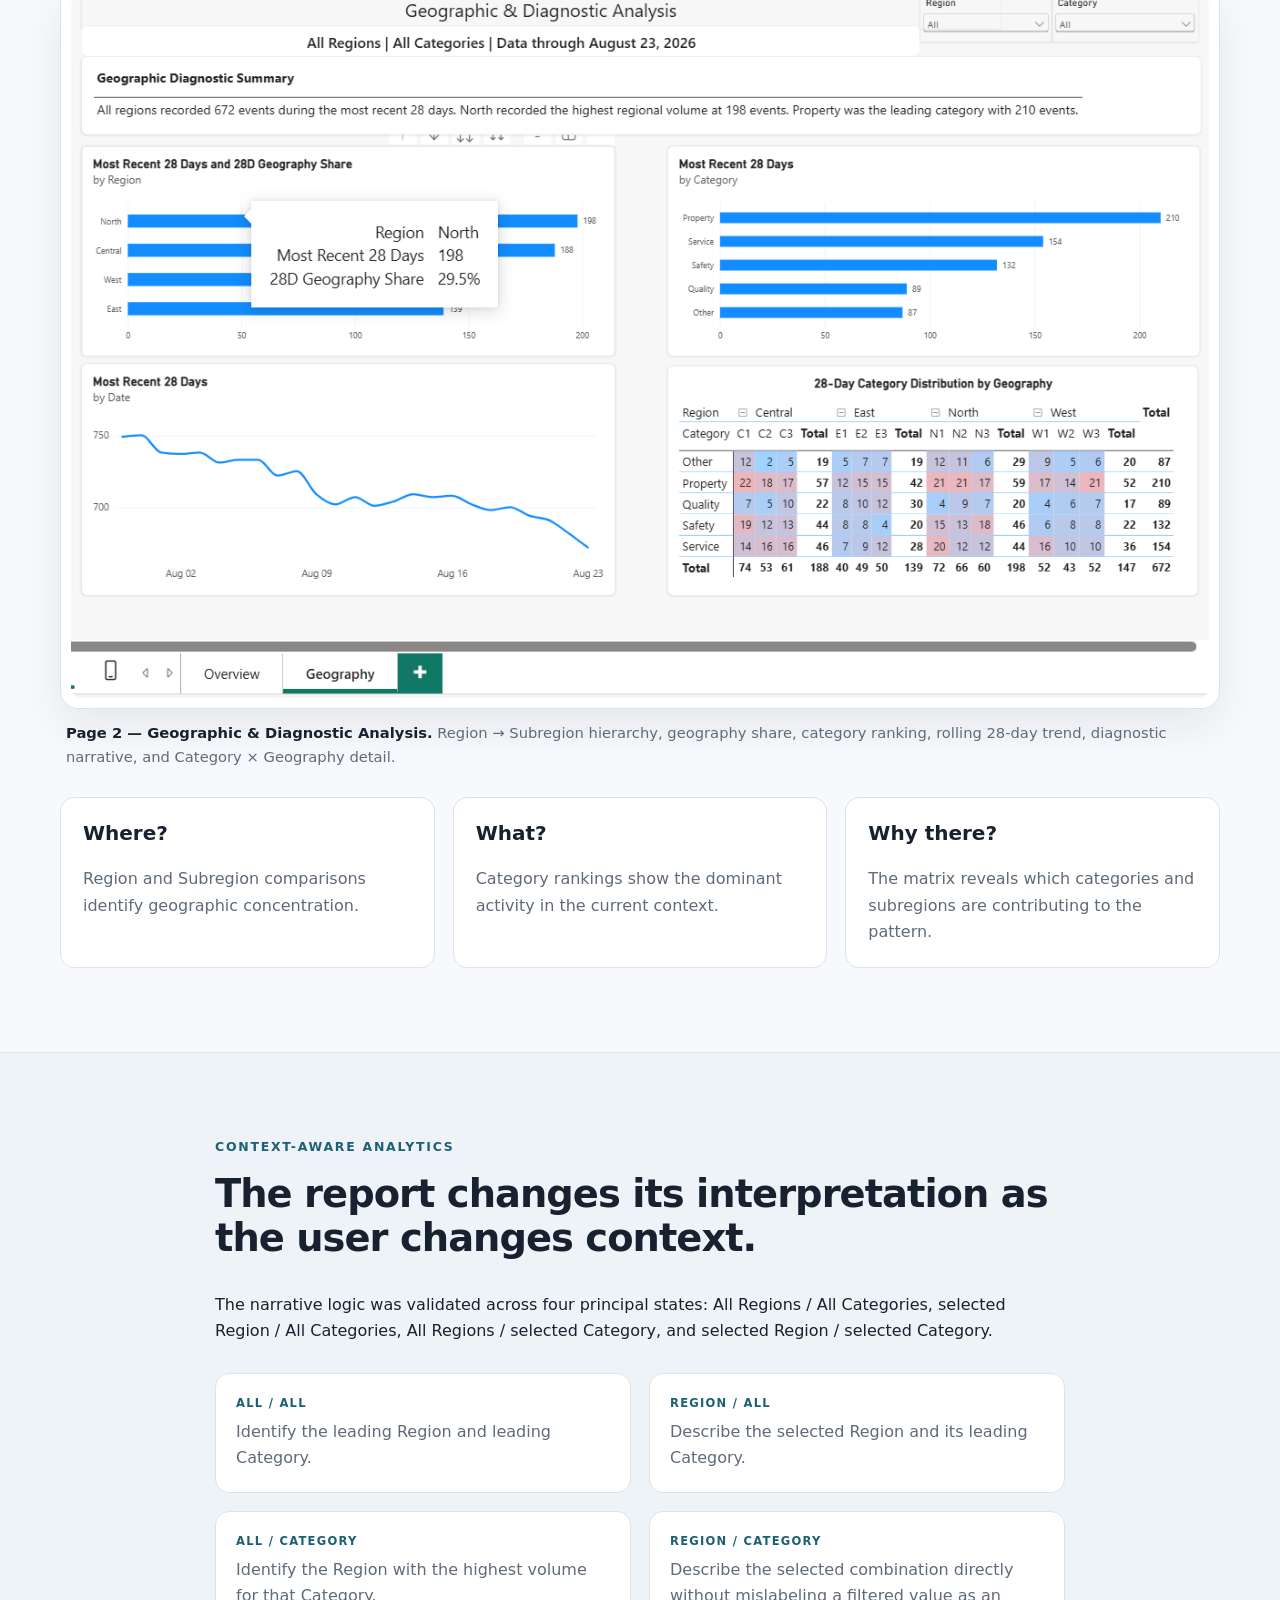
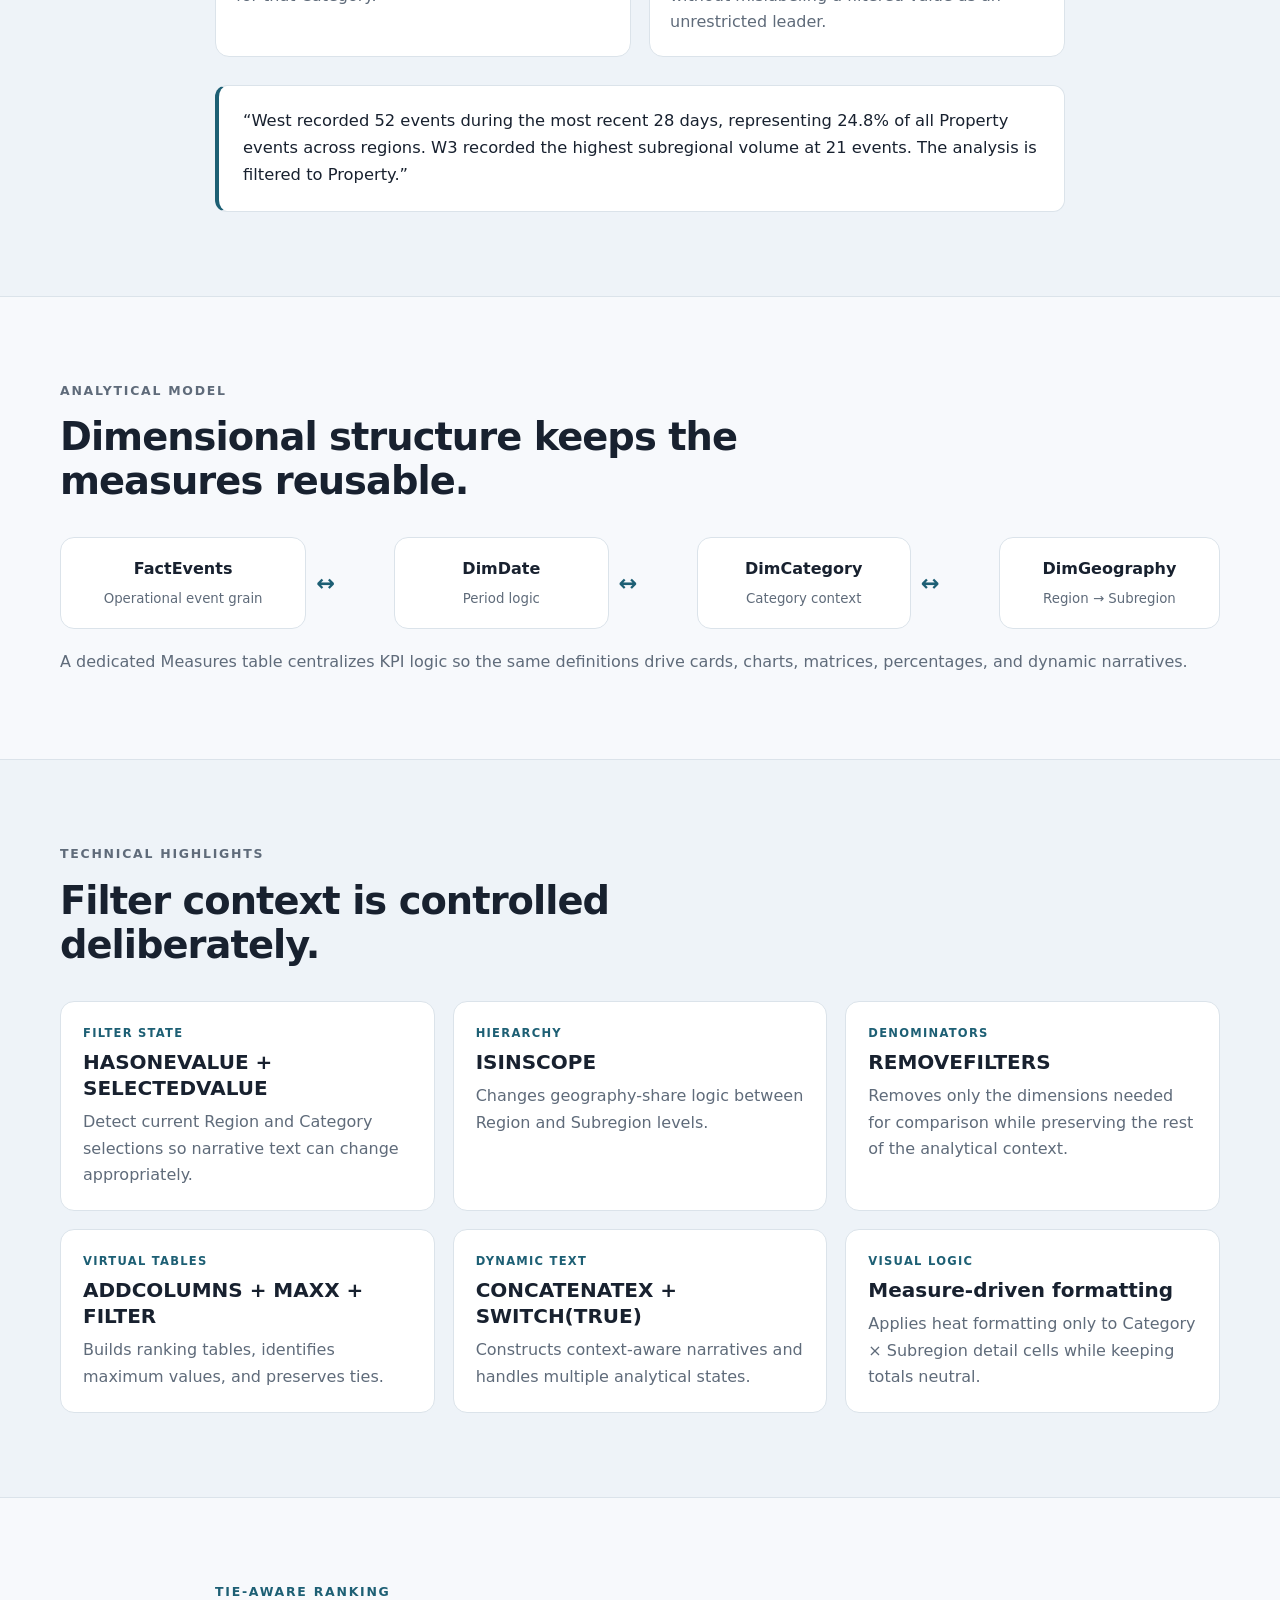
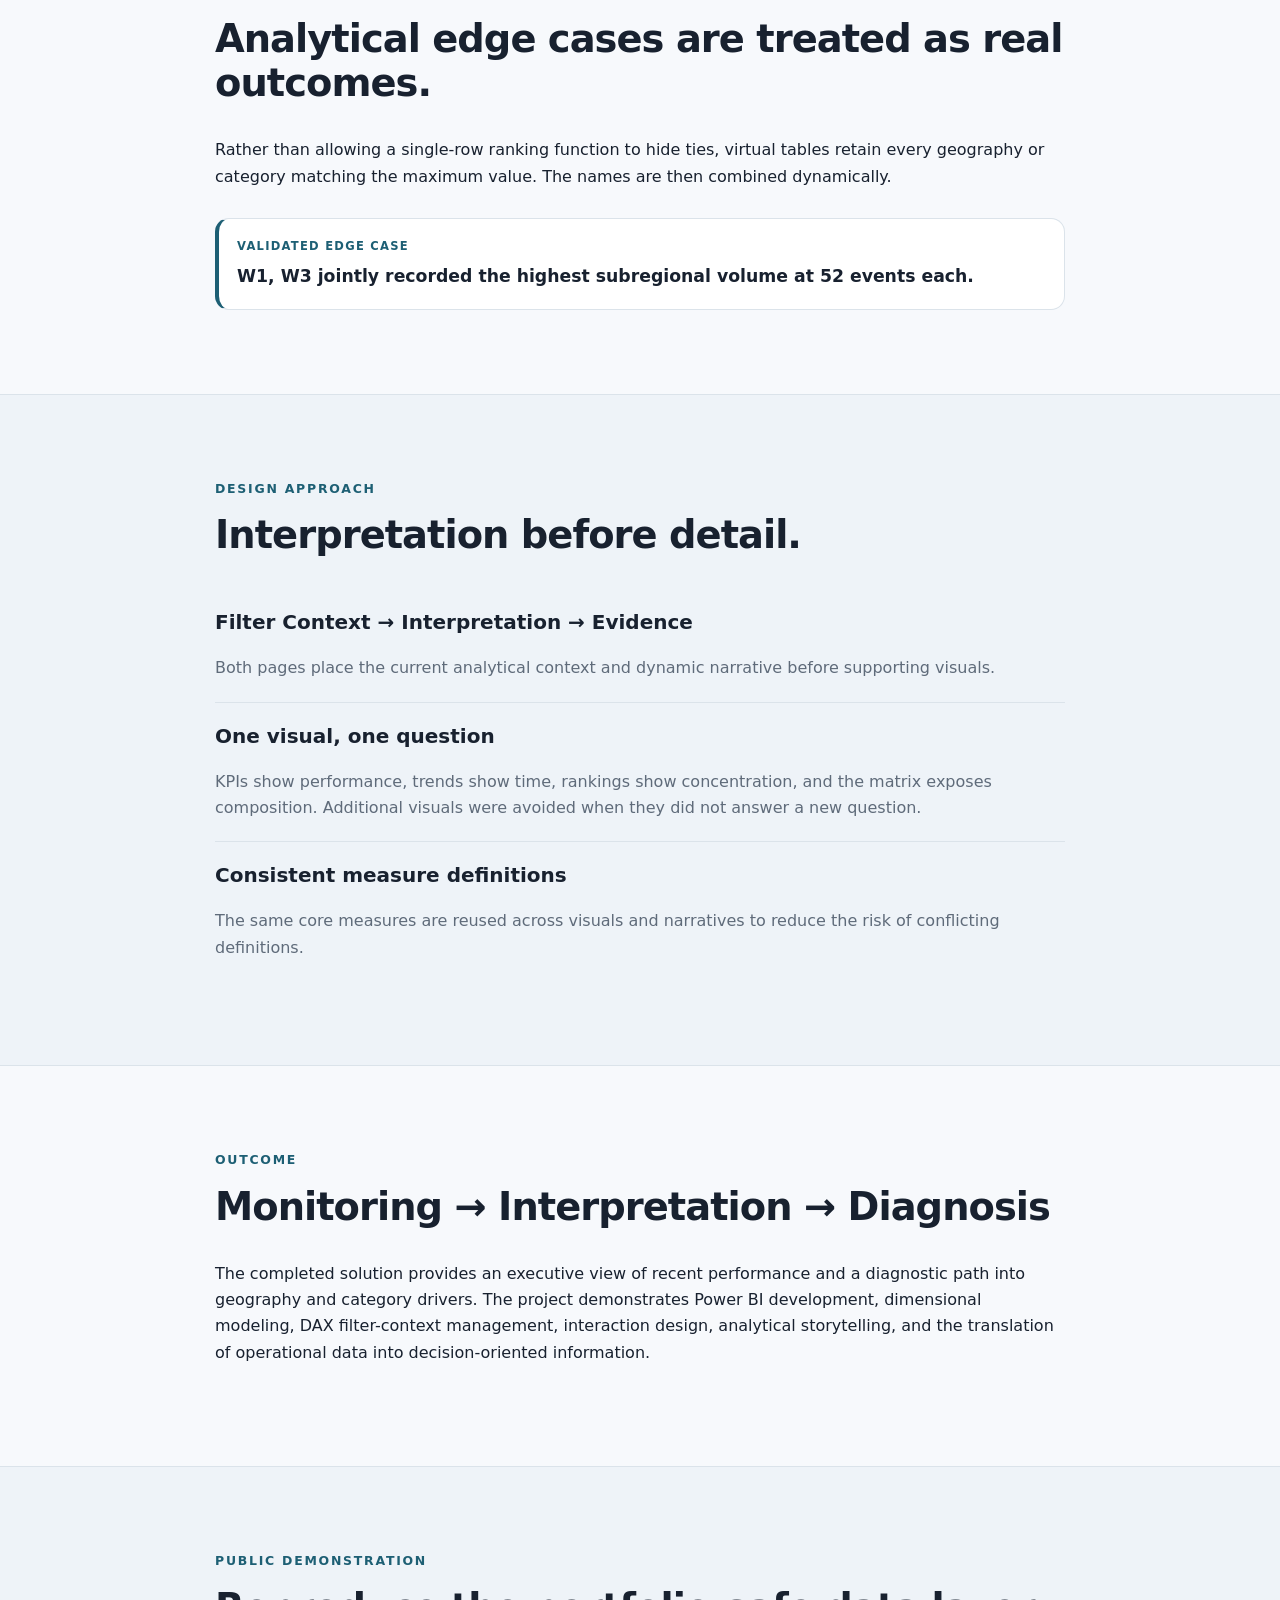
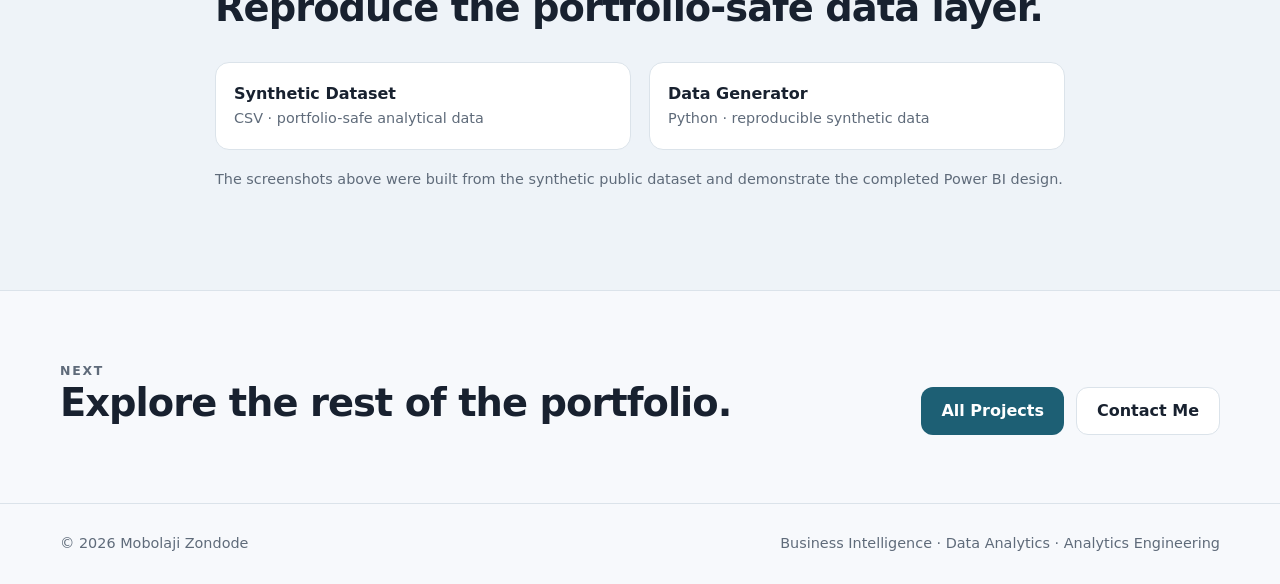
<file: executive-analytics.html>
<!DOCTYPE html>
<html lang="en">
<head>
<meta charset="UTF-8">
<meta name="viewport" content="width=device-width,initial-scale=1.0">
<title>Executive Operational Analytics | Mobolaji Zondode</title>
<link rel="stylesheet" href="style.css">
<link rel="stylesheet" href="project1.css">
</head>
<body>
<header class="site-header"><div class="container nav-wrap"><a class="brand" href="index.html">MZ</a><nav class="nav"><a href="index.html">Home</a><a class="active" href="projects.html">Projects</a><a href="about.html">About</a><a href="https://github.com/bzondode" target="_blank" rel="noreferrer">GitHub</a></nav></div></header>
<main>
<section class="case-hero"><div class="container narrow">
<p class="eyebrow">FLAGSHIP CASE STUDY</p>
<h1>Executive Operational Analytics & Decision Support</h1>
<p class="case-lead">A portfolio-safe Power BI case study that turns recurring operational questions into trusted KPIs, dynamic executive narratives, and geographic diagnostic analysis.</p>
<div class="case-meta">
<div><span>ROLE</span><strong>BI / Data Analyst</strong></div>
<div><span>TOOLS</span><strong>Power BI · DAX · SQL · Python</strong></div>
<div><span>FOCUS</span><strong>KPI Design · Data Modeling · Decision Support</strong></div>
<div><span>DATA</span><strong>Synthetic portfolio dataset</strong></div>
</div>
<div class="notice"><strong>Portfolio-safe by design.</strong> The public dataset is synthetic and contains no employer, operational, personal, or confidential information. The analytical methods reflect a genuine real-world workflow.</div>
</div></section>

<section class="section"><div class="container narrow">
<p class="eyebrow">THE BUSINESS PROBLEM</p>
<h2>Leadership needed faster answers without losing analytical context.</h2>
<p>Recurring reporting can show what happened while still leaving decision makers to determine whether a change is unusual, where it is concentrated, and what is driving it. The project was designed to reduce that analytical friction.</p>
<div class="question-grid">
<div class="question"><strong>1</strong><span>What is happening now?</span></div>
<div class="question"><strong>2</strong><span>How does it compare with prior periods?</span></div>
<div class="question"><strong>3</strong><span>Where is activity concentrated?</span></div>
<div class="question"><strong>4</strong><span>What is driving the pattern?</span></div>
</div></div></section>

<section class="section alt"><div class="container">
<div class="section-heading"><p class="eyebrow">THE SOLUTION</p><h2>Two pages, one analytical progression.</h2><p>The report moves from executive monitoring to geographic diagnosis while reusing the same governed measure layer and filter context.</p></div>
<figure class="dashboard-shot">
<a href="executive-overview.png" target="_blank"><img src="executive-overview.png" alt="Executive Operational Analytics Power BI overview page"></a>
<figcaption><strong>Page 1 — Executive Operational Analytics.</strong> Recent-period KPIs, long-range daily trend, regional and category composition, and a dynamic executive summary.</figcaption>
</figure>
<div class="feature-grid">
<article><h3>Executive monitoring</h3><p>Six headline measures summarize the latest 7 days, recent 28 days, and YTD performance with period-over-period context.</p></article>
<article><h3>Interpretive narrative</h3><p>The Executive Summary synthesizes KPI direction and current Region/Category selections instead of simply repeating card values.</p></article>
</div>
</div></section>

<section class="section"><div class="container">
<div class="section-heading"><p class="eyebrow">GEOGRAPHIC & DIAGNOSTIC ANALYSIS</p><h2>Move from “where” to “what is driving it.”</h2><p>The second page adds hierarchy-aware geography measures, category ranking, a rolling 28-day view, and a diagnostic matrix that exposes the composition beneath regional totals.</p></div>
<figure class="dashboard-shot">
<a href="geographic-diagnostic.png" target="_blank"><img src="geographic-diagnostic.png" alt="Geographic and Diagnostic Analysis Power BI page"></a>
<figcaption><strong>Page 2 — Geographic & Diagnostic Analysis.</strong> Region → Subregion hierarchy, geography share, category ranking, rolling 28-day trend, diagnostic narrative, and Category × Geography detail.</figcaption>
</figure>
<div class="feature-grid three">
<article><h3>Where?</h3><p>Region and Subregion comparisons identify geographic concentration.</p></article>
<article><h3>What?</h3><p>Category rankings show the dominant activity in the current context.</p></article>
<article><h3>Why there?</h3><p>The matrix reveals which categories and subregions are contributing to the pattern.</p></article>
</div>
</div></section>

<section class="section alt"><div class="container narrow">
<p class="eyebrow">CONTEXT-AWARE ANALYTICS</p>
<h2>The report changes its interpretation as the user changes context.</h2>
<p>The narrative logic was validated across four principal states: All Regions / All Categories, selected Region / All Categories, All Regions / selected Category, and selected Region / selected Category.</p>
<div class="context-grid">
<div><span>ALL / ALL</span><p>Identify the leading Region and leading Category.</p></div>
<div><span>REGION / ALL</span><p>Describe the selected Region and its leading Category.</p></div>
<div><span>ALL / CATEGORY</span><p>Identify the Region with the highest volume for that Category.</p></div>
<div><span>REGION / CATEGORY</span><p>Describe the selected combination directly without mislabeling a filtered value as an unrestricted leader.</p></div>
</div>
<blockquote class="insight-quote">“West recorded 52 events during the most recent 28 days, representing 24.8% of all Property events across regions. W3 recorded the highest subregional volume at 21 events. The analysis is filtered to Property.”</blockquote>
</div></section>

<section class="section"><div class="container">
<div class="section-heading"><p class="eyebrow">ANALYTICAL MODEL</p><h2>Dimensional structure keeps the measures reusable.</h2></div>
<div class="model-flow">
<div><strong>FactEvents</strong><small>Operational event grain</small></div>
<b>↔</b><div><strong>DimDate</strong><small>Period logic</small></div>
<b>↔</b><div><strong>DimCategory</strong><small>Category context</small></div>
<b>↔</b><div><strong>DimGeography</strong><small>Region → Subregion</small></div>
</div>
<p class="model-note">A dedicated Measures table centralizes KPI logic so the same definitions drive cards, charts, matrices, percentages, and dynamic narratives.</p>
</div></section>

<section class="section alt"><div class="container">
<div class="section-heading"><p class="eyebrow">TECHNICAL HIGHLIGHTS</p><h2>Filter context is controlled deliberately.</h2></div>
<div class="tech-grid">
<article><span>FILTER STATE</span><h3>HASONEVALUE + SELECTEDVALUE</h3><p>Detect current Region and Category selections so narrative text can change appropriately.</p></article>
<article><span>HIERARCHY</span><h3>ISINSCOPE</h3><p>Changes geography-share logic between Region and Subregion levels.</p></article>
<article><span>DENOMINATORS</span><h3>REMOVEFILTERS</h3><p>Removes only the dimensions needed for comparison while preserving the rest of the analytical context.</p></article>
<article><span>VIRTUAL TABLES</span><h3>ADDCOLUMNS + MAXX + FILTER</h3><p>Builds ranking tables, identifies maximum values, and preserves ties.</p></article>
<article><span>DYNAMIC TEXT</span><h3>CONCATENATEX + SWITCH(TRUE)</h3><p>Constructs context-aware narratives and handles multiple analytical states.</p></article>
<article><span>VISUAL LOGIC</span><h3>Measure-driven formatting</h3><p>Applies heat formatting only to Category × Subregion detail cells while keeping totals neutral.</p></article>
</div>
</div></section>

<section class="section"><div class="container narrow">
<p class="eyebrow">TIE-AWARE RANKING</p>
<h2>Analytical edge cases are treated as real outcomes.</h2>
<p>Rather than allowing a single-row ranking function to hide ties, virtual tables retain every geography or category matching the maximum value. The names are then combined dynamically.</p>
<div class="callout-result"><span>VALIDATED EDGE CASE</span><strong>W1, W3 jointly recorded the highest subregional volume at 52 events each.</strong></div>
</div></section>

<section class="section alt"><div class="container narrow">
<p class="eyebrow">DESIGN APPROACH</p><h2>Interpretation before detail.</h2>
<div class="story-list">
<article><h3>Filter Context → Interpretation → Evidence</h3><p>Both pages place the current analytical context and dynamic narrative before supporting visuals.</p></article>
<article><h3>One visual, one question</h3><p>KPIs show performance, trends show time, rankings show concentration, and the matrix exposes composition. Additional visuals were avoided when they did not answer a new question.</p></article>
<article><h3>Consistent measure definitions</h3><p>The same core measures are reused across visuals and narratives to reduce the risk of conflicting definitions.</p></article>
</div>
</div></section>

<section class="section"><div class="container narrow">
<p class="eyebrow">OUTCOME</p><h2>Monitoring → Interpretation → Diagnosis</h2>
<p>The completed solution provides an executive view of recent performance and a diagnostic path into geography and category drivers. The project demonstrates Power BI development, dimensional modeling, DAX filter-context management, interaction design, analytical storytelling, and the translation of operational data into decision-oriented information.</p>
</div></section>

<section class="section alt"><div class="container narrow">
<p class="eyebrow">PUBLIC DEMONSTRATION</p><h2>Reproduce the portfolio-safe data layer.</h2>
<div class="download-grid">
<a class="download-card" href="executive_analytics_sample.csv" download><strong>Synthetic Dataset</strong><span>CSV · portfolio-safe analytical data</span></a>
<a class="download-card" href="generate_executive_analytics_data.py" download><strong>Data Generator</strong><span>Python · reproducible synthetic data</span></a>
</div>
<p class="small-note">The screenshots above were built from the synthetic public dataset and demonstrate the completed Power BI design.</p>
</div></section>

<section class="section cta-section"><div class="container cta"><div><p class="eyebrow">NEXT</p><h2>Explore the rest of the portfolio.</h2></div><div class="actions"><a class="btn primary" href="projects.html">All Projects</a><a class="btn secondary" href="mailto:mzondode@gmail.com">Contact Me</a></div></div></section>
</main>
<footer class="site-footer"><div class="container footer-wrap"><span>© 2026 Mobolaji Zondode</span><span>Business Intelligence · Data Analytics · Analytics Engineering</span></div></footer>
</body>
</html>
</file>
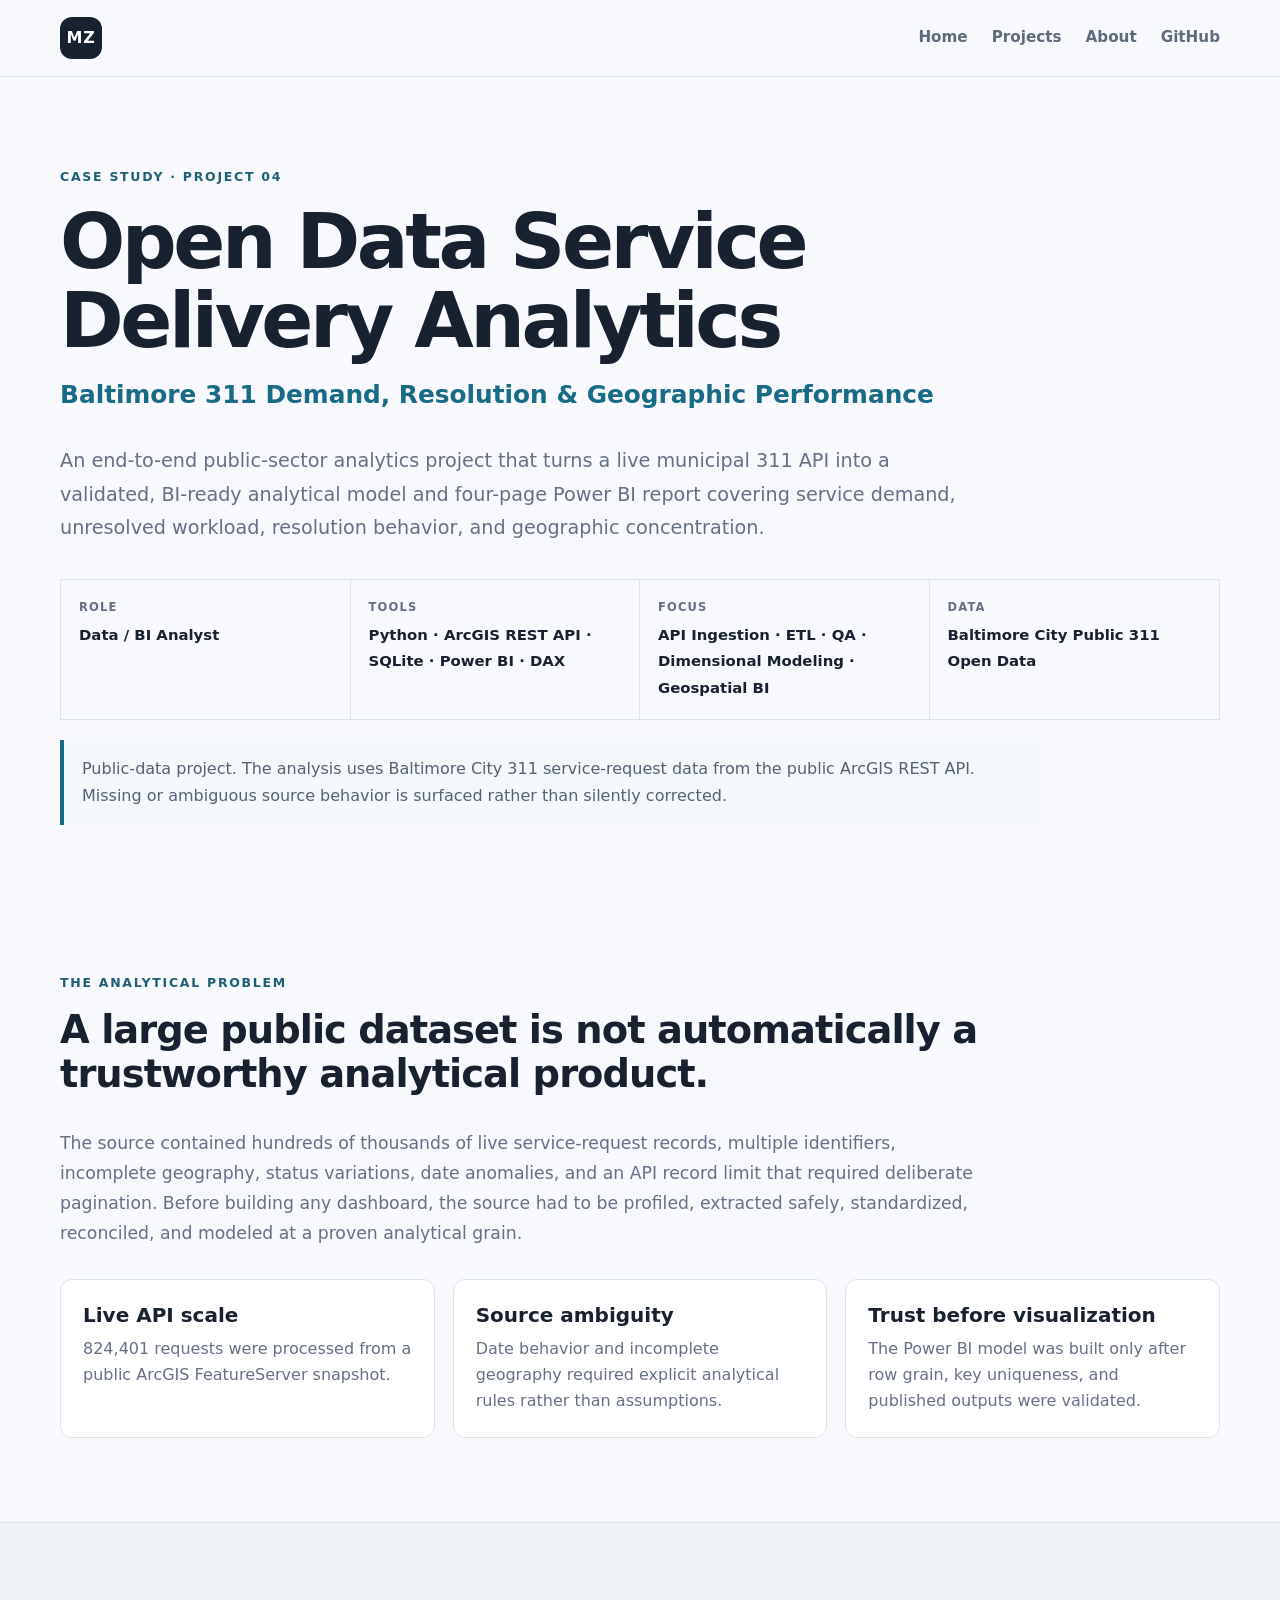
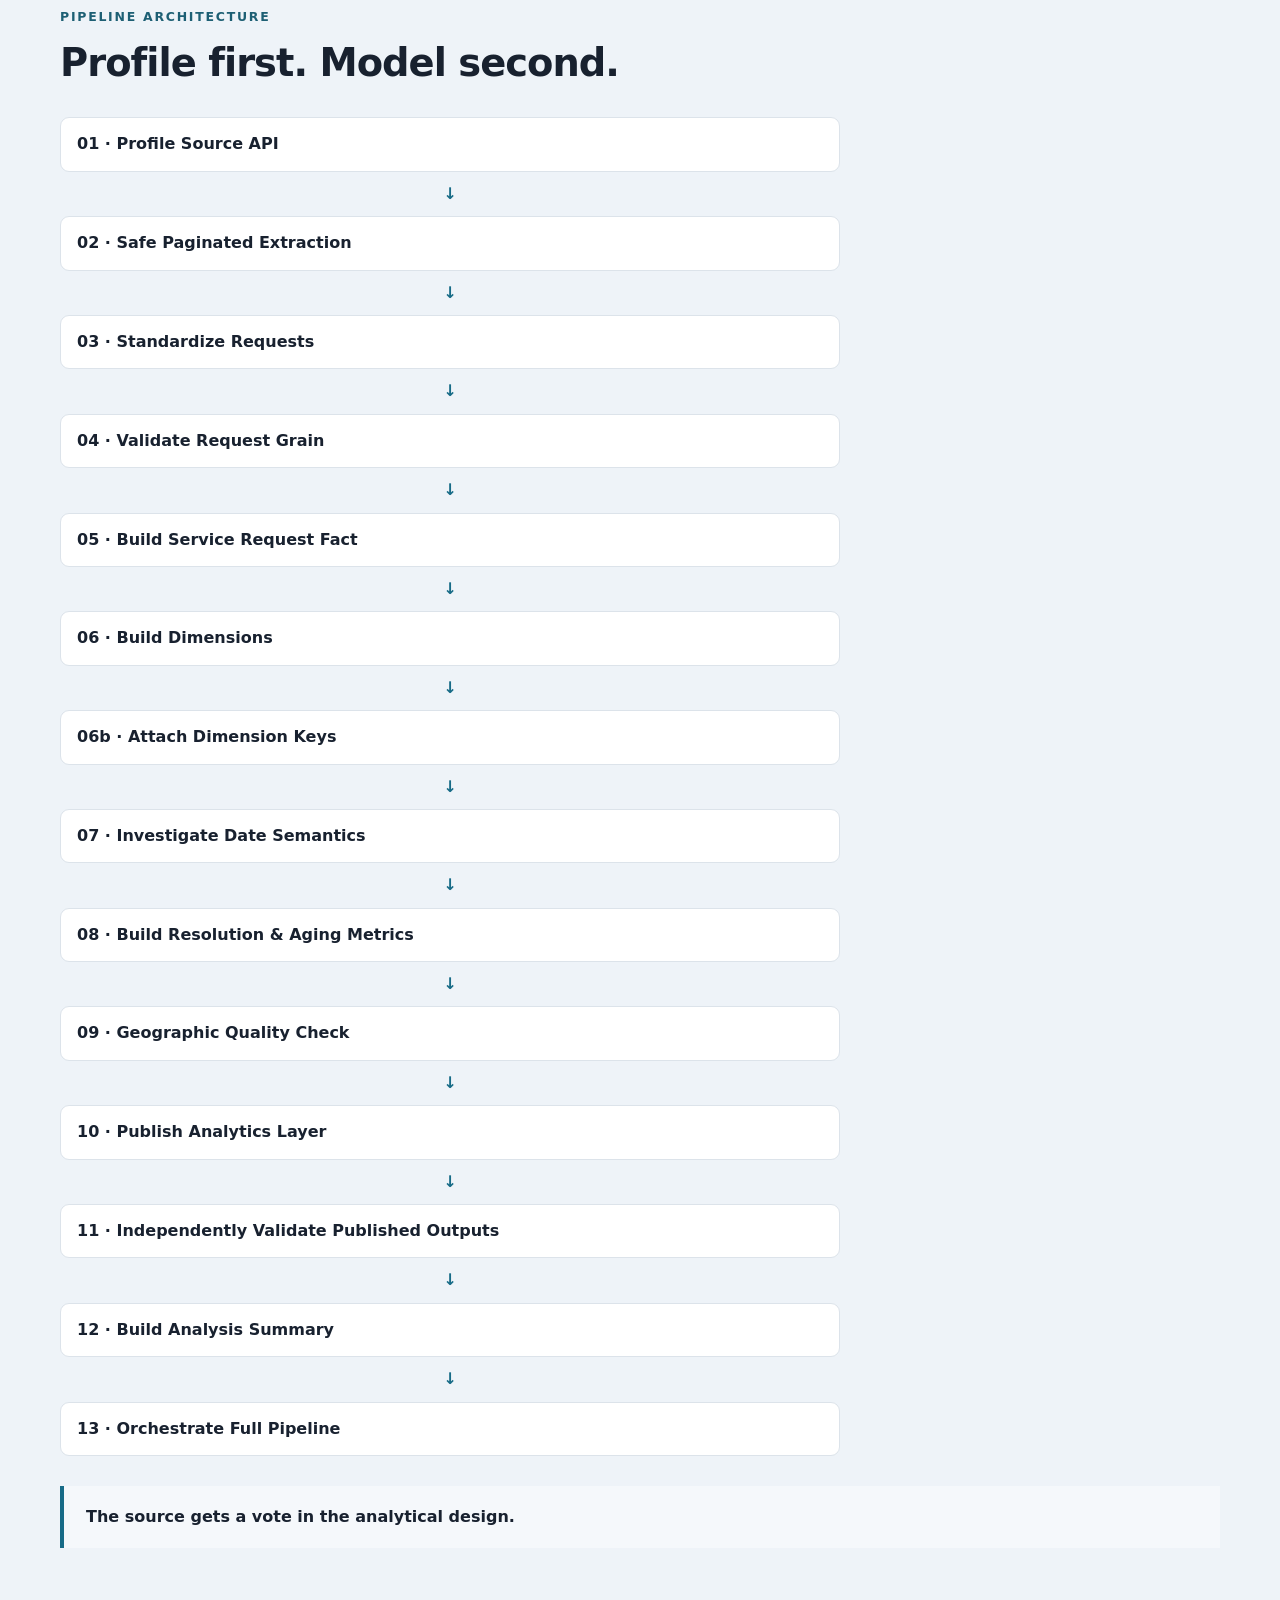
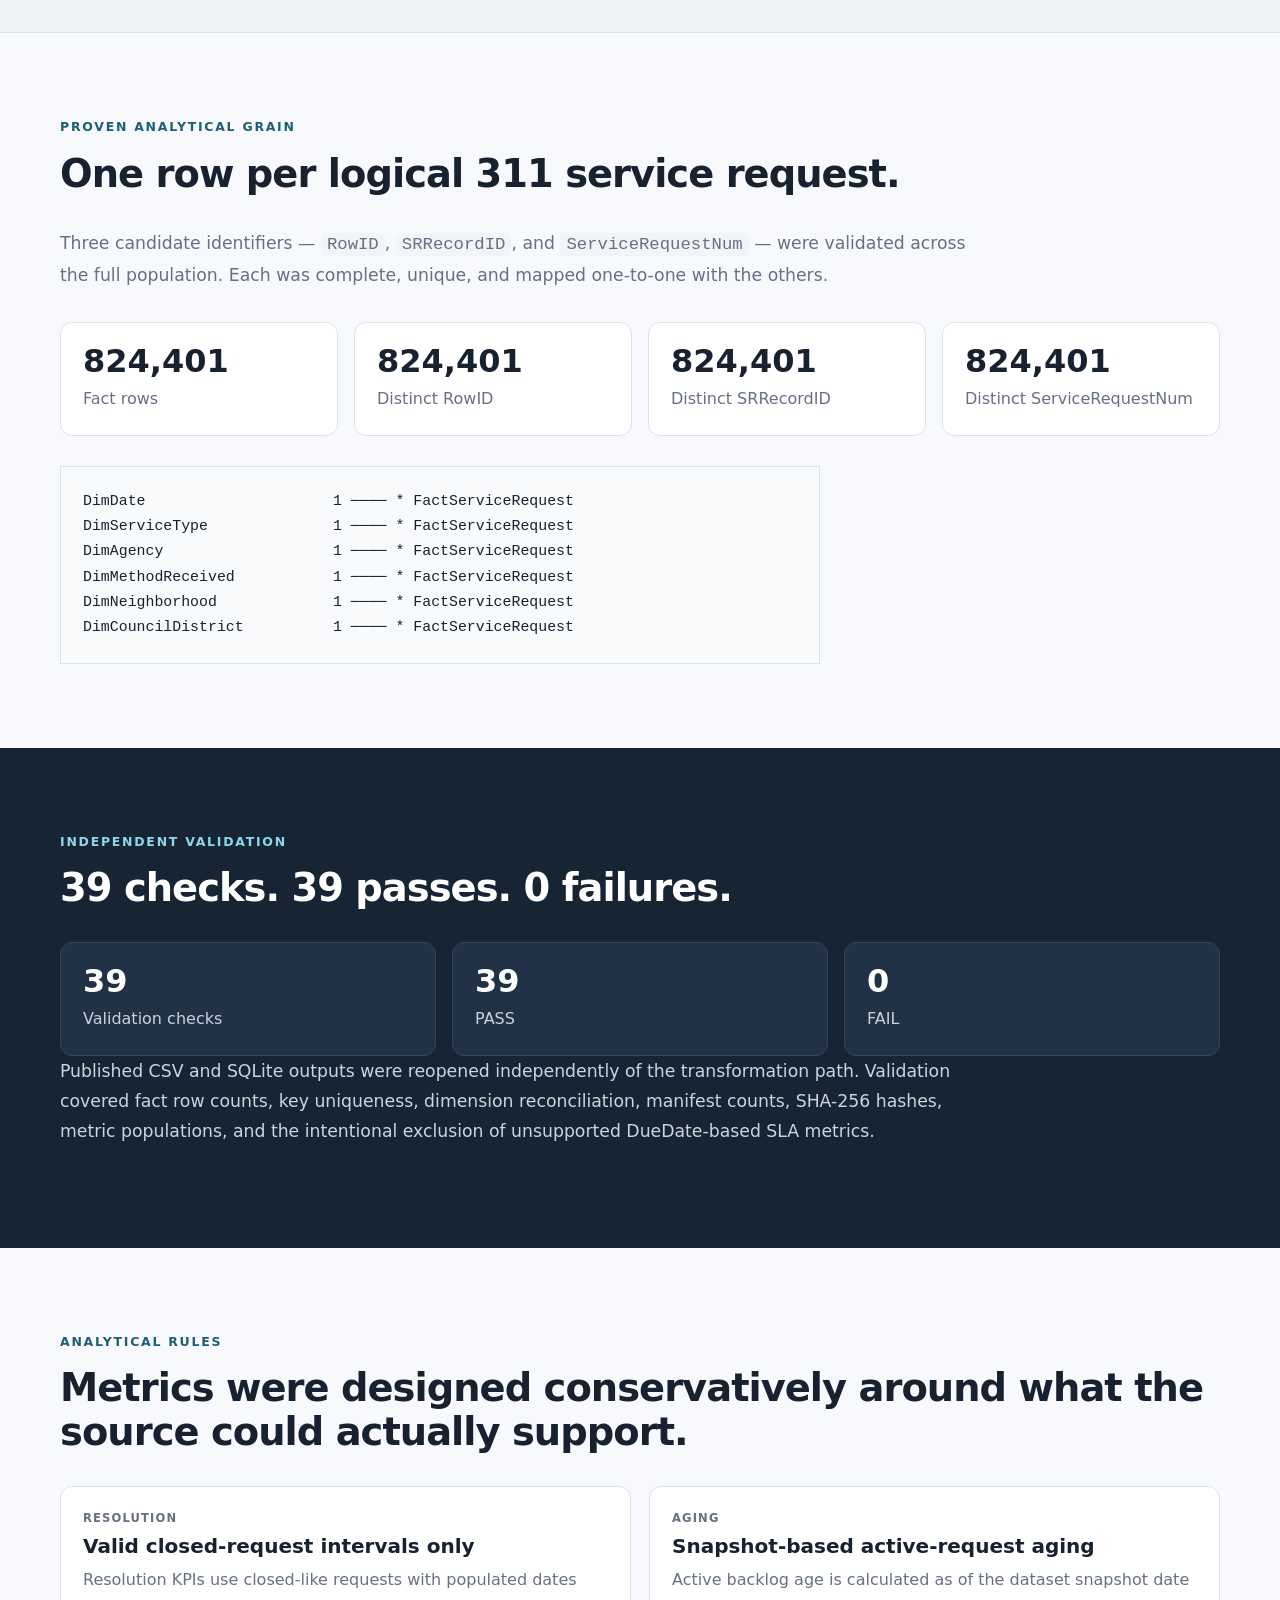
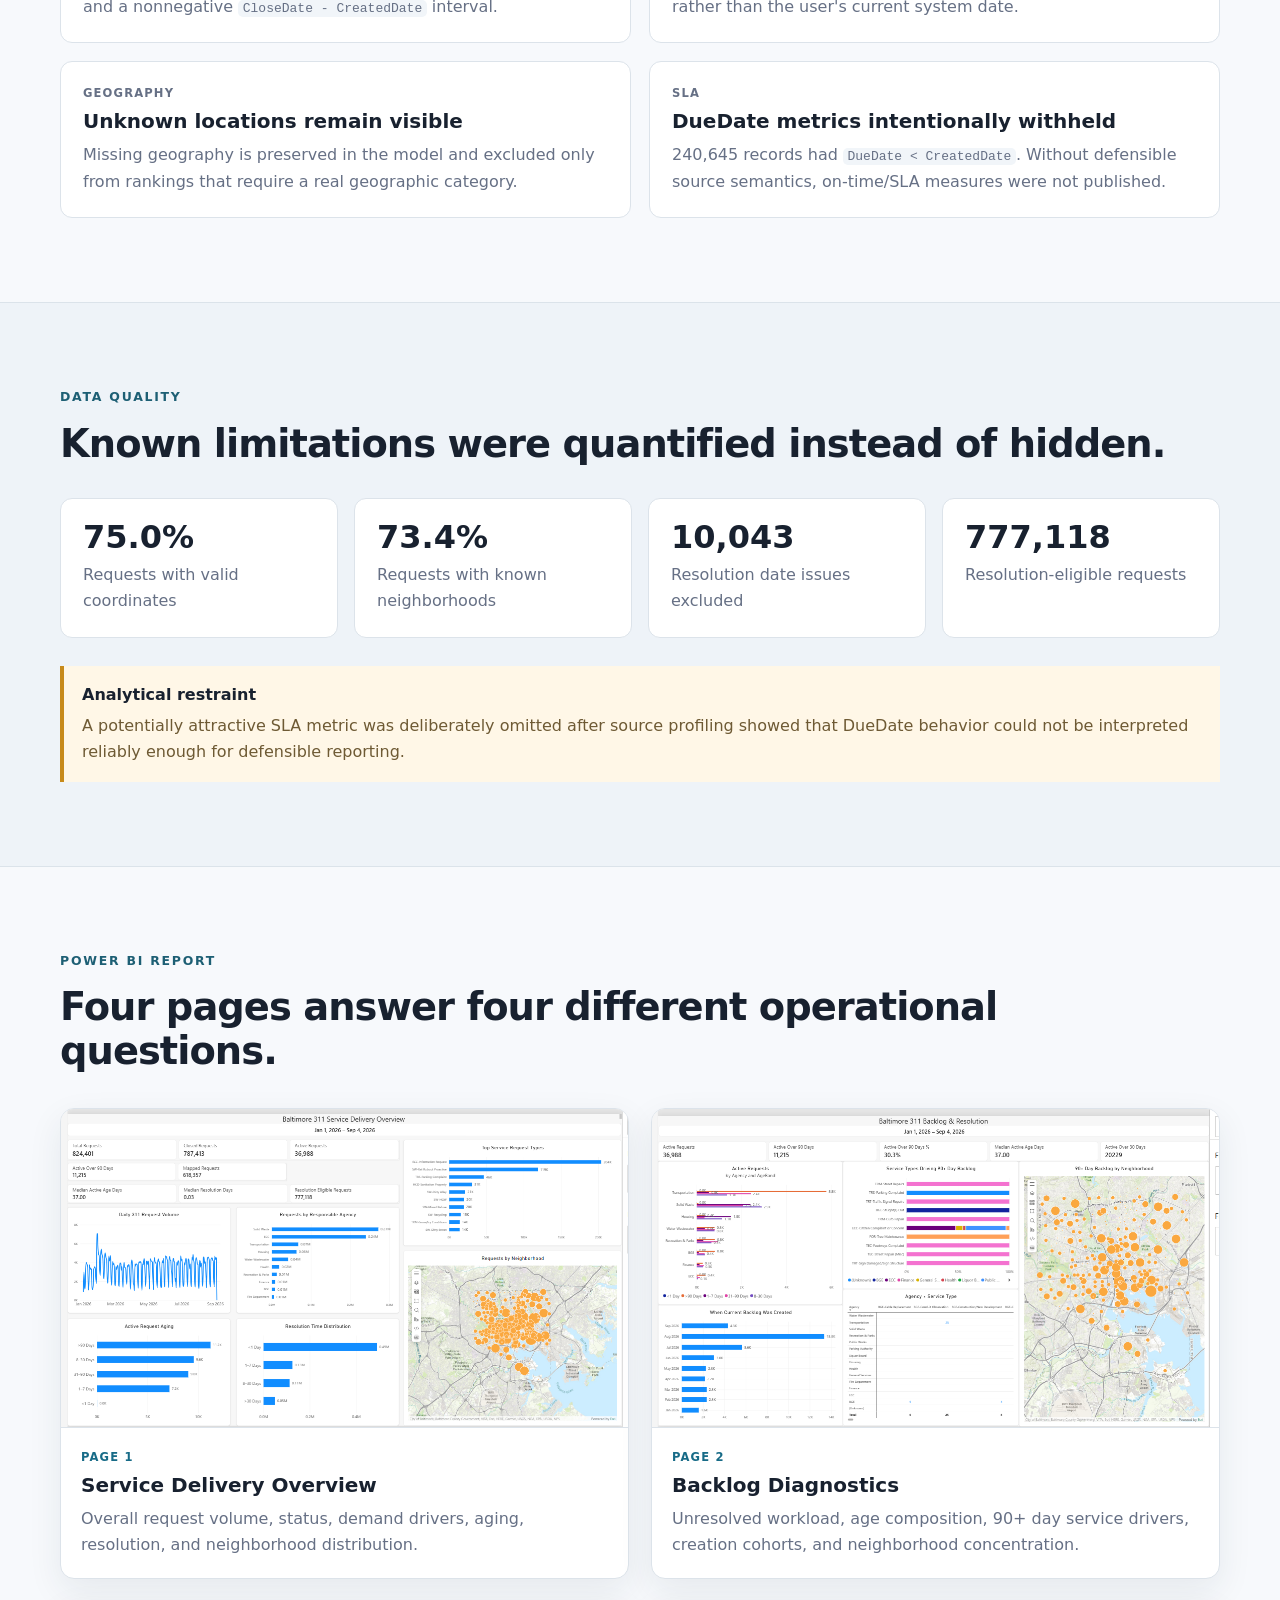
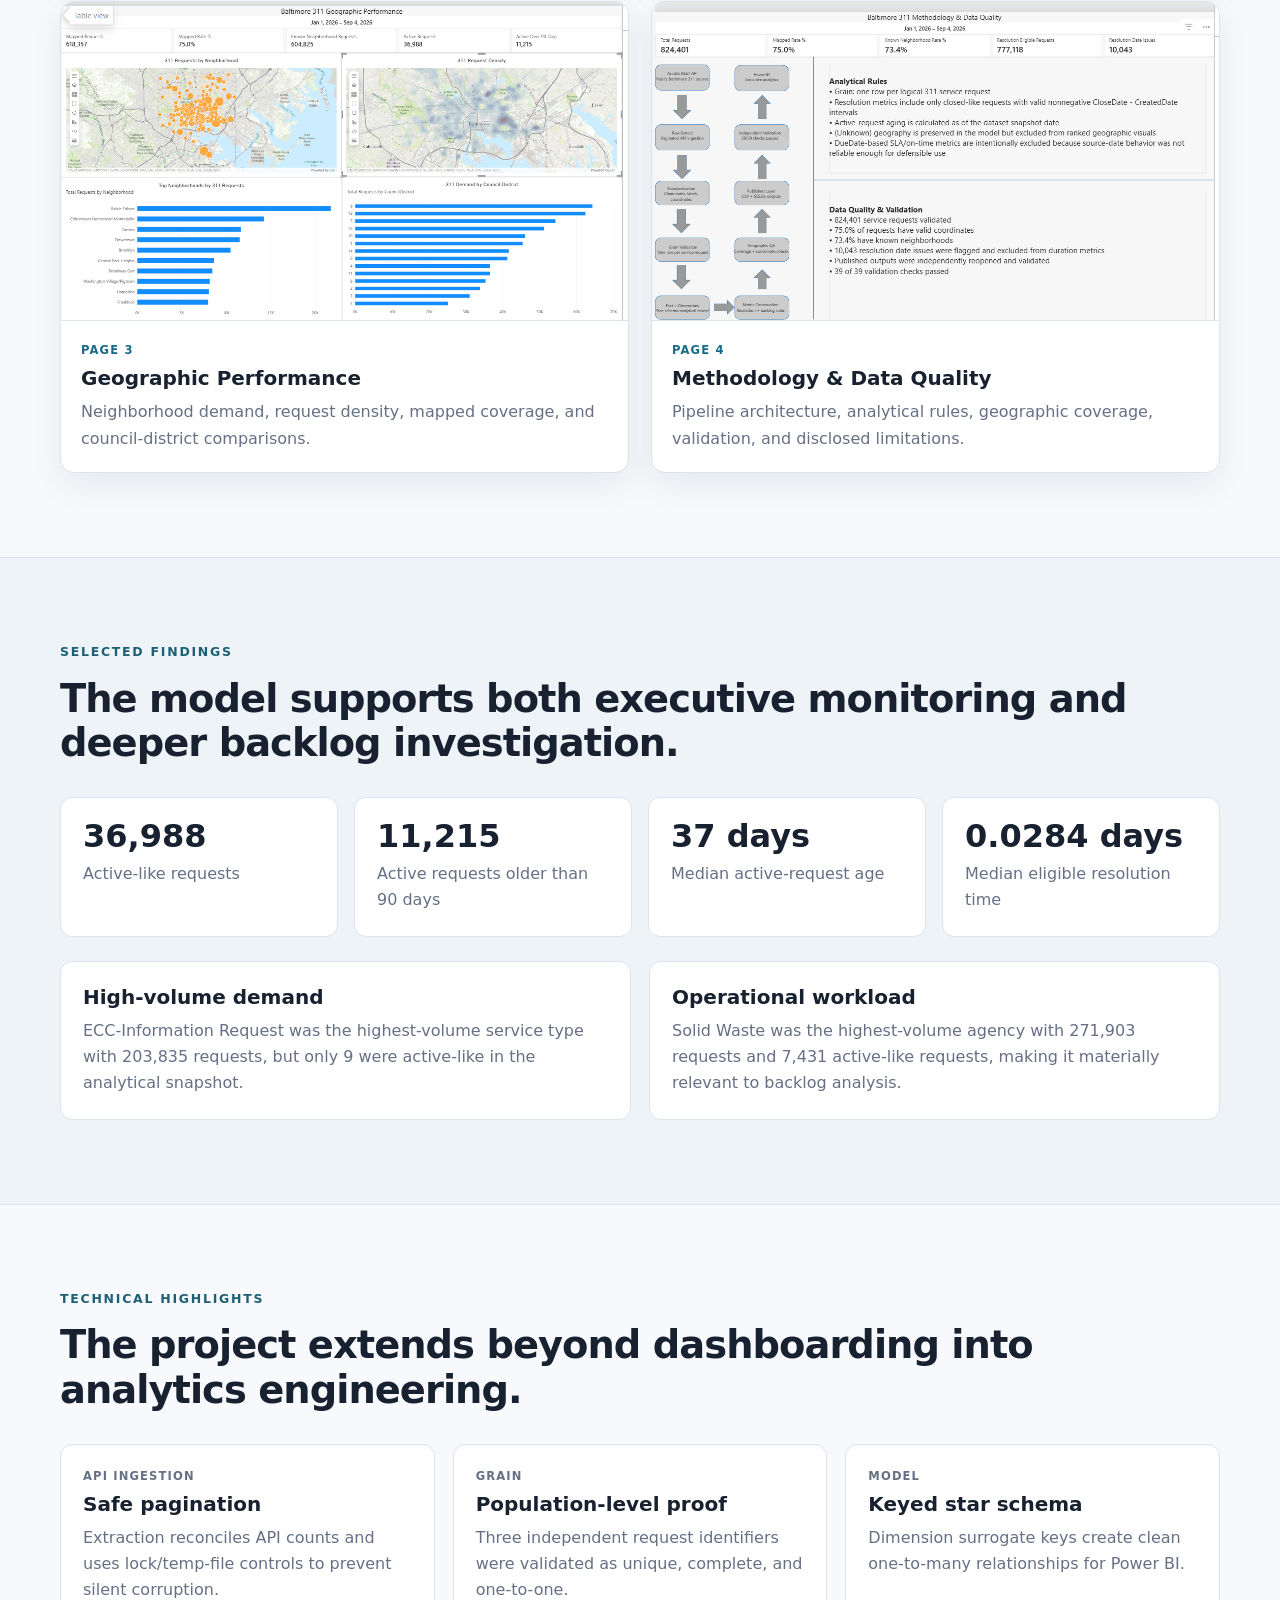
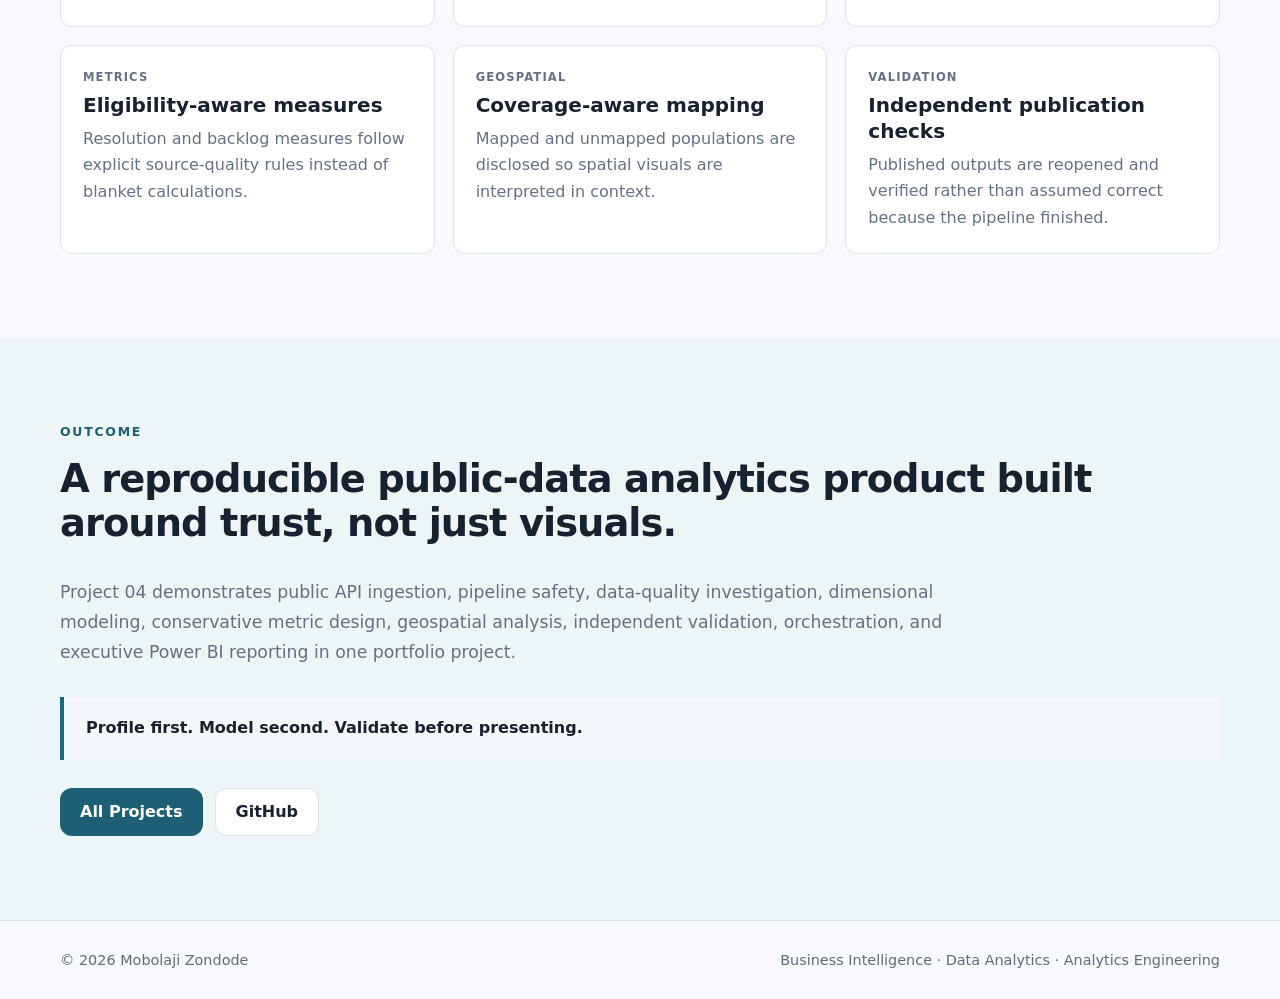
<file: open-data-service-delivery-analytics.html>
<!DOCTYPE html>
<html lang="en">
<head>
  <meta charset="UTF-8" />
  <meta name="viewport" content="width=device-width, initial-scale=1.0" />
  <meta
    name="description"
    content="Open Data Service Delivery Analytics — Baltimore 311 demand, resolution, backlog, geographic performance, and data-quality case study by Mobolaji Zondode."
  />
  <title>Open Data Service Delivery Analytics | Mobolaji Zondode</title>
  <link rel="stylesheet" href="style.css" />
  <link rel="stylesheet" href="project4.css" />
</head>
<body>

<header class="site-header">
  <div class="container nav-wrap">
    <a class="brand" href="index.html" aria-label="Home">MZ</a>
    <nav class="nav" aria-label="Primary navigation">
      <a href="index.html">Home</a>
      <a href="projects.html">Projects</a>
      <a href="about.html">About</a>
      <a href="https://github.com/bzondode" target="_blank" rel="noopener">GitHub</a>
    </nav>
  </div>
</header>

<main>

  <section class="p4-hero">
    <div class="container">
      <p class="eyebrow">CASE STUDY · PROJECT 04</p>
      <h1>Open Data Service Delivery Analytics</h1>
      <p class="p4-subtitle">Baltimore 311 Demand, Resolution &amp; Geographic Performance</p>
      <p class="p4-lead">
        An end-to-end public-sector analytics project that turns a live municipal 311 API into a
        validated, BI-ready analytical model and four-page Power BI report covering service demand,
        unresolved workload, resolution behavior, and geographic concentration.
      </p>

      <div class="p4-meta">
        <div><span>ROLE</span><strong>Data / BI Analyst</strong></div>
        <div><span>TOOLS</span><strong>Python · ArcGIS REST API · SQLite · Power BI · DAX</strong></div>
        <div><span>FOCUS</span><strong>API Ingestion · ETL · QA · Dimensional Modeling · Geospatial BI</strong></div>
        <div><span>DATA</span><strong>Baltimore City Public 311 Open Data</strong></div>
      </div>

      <div class="p4-note">
        Public-data project. The analysis uses Baltimore City 311 service-request data from the public
        ArcGIS REST API. Missing or ambiguous source behavior is surfaced rather than silently corrected.
      </div>
    </div>
  </section>

  <section class="section">
    <div class="container">
      <p class="eyebrow">THE ANALYTICAL PROBLEM</p>
      <h2>A large public dataset is not automatically a trustworthy analytical product.</h2>
      <p class="p4-copy">
        The source contained hundreds of thousands of live service-request records, multiple identifiers,
        incomplete geography, status variations, date anomalies, and an API record limit that required
        deliberate pagination. Before building any dashboard, the source had to be profiled, extracted
        safely, standardized, reconciled, and modeled at a proven analytical grain.
      </p>

      <div class="p4-grid three">
        <article class="p4-card">
          <h3>Live API scale</h3>
          <p>824,401 requests were processed from a public ArcGIS FeatureServer snapshot.</p>
        </article>
        <article class="p4-card">
          <h3>Source ambiguity</h3>
          <p>Date behavior and incomplete geography required explicit analytical rules rather than assumptions.</p>
        </article>
        <article class="p4-card">
          <h3>Trust before visualization</h3>
          <p>The Power BI model was built only after row grain, key uniqueness, and published outputs were validated.</p>
        </article>
      </div>
    </div>
  </section>

  <section class="section alt">
    <div class="container">
      <p class="eyebrow">PIPELINE ARCHITECTURE</p>
      <h2>Profile first. Model second.</h2>

      <div class="p4-flow">
        <div>01 · Profile Source API</div><span>↓</span>
        <div>02 · Safe Paginated Extraction</div><span>↓</span>
        <div>03 · Standardize Requests</div><span>↓</span>
        <div>04 · Validate Request Grain</div><span>↓</span>
        <div>05 · Build Service Request Fact</div><span>↓</span>
        <div>06 · Build Dimensions</div><span>↓</span>
        <div>06b · Attach Dimension Keys</div><span>↓</span>
        <div>07 · Investigate Date Semantics</div><span>↓</span>
        <div>08 · Build Resolution &amp; Aging Metrics</div><span>↓</span>
        <div>09 · Geographic Quality Check</div><span>↓</span>
        <div>10 · Publish Analytics Layer</div><span>↓</span>
        <div>11 · Independently Validate Published Outputs</div><span>↓</span>
        <div>12 · Build Analysis Summary</div><span>↓</span>
        <div>13 · Orchestrate Full Pipeline</div>
      </div>

      <blockquote class="p4-quote">
        The source gets a vote in the analytical design.
      </blockquote>
    </div>
  </section>

  <section class="section">
    <div class="container">
      <p class="eyebrow">PROVEN ANALYTICAL GRAIN</p>
      <h2>One row per logical 311 service request.</h2>
      <p class="p4-copy">
        Three candidate identifiers — <code>RowID</code>, <code>SRRecordID</code>, and
        <code>ServiceRequestNum</code> — were validated across the full population. Each was complete,
        unique, and mapped one-to-one with the others.
      </p>

      <div class="p4-stats four">
        <article><strong>824,401</strong><span>Fact rows</span></article>
        <article><strong>824,401</strong><span>Distinct RowID</span></article>
        <article><strong>824,401</strong><span>Distinct SRRecordID</span></article>
        <article><strong>824,401</strong><span>Distinct ServiceRequestNum</span></article>
      </div>

      <div class="p4-model">
<pre>DimDate                     1 ──── * FactServiceRequest
DimServiceType              1 ──── * FactServiceRequest
DimAgency                   1 ──── * FactServiceRequest
DimMethodReceived           1 ──── * FactServiceRequest
DimNeighborhood             1 ──── * FactServiceRequest
DimCouncilDistrict          1 ──── * FactServiceRequest</pre>
      </div>
    </div>
  </section>

  <section class="section p4-dark">
    <div class="container">
      <p class="eyebrow p4-light">INDEPENDENT VALIDATION</p>
      <h2>39 checks. 39 passes. 0 failures.</h2>

      <div class="p4-stats dark-stats">
        <article><strong>39</strong><span>Validation checks</span></article>
        <article><strong>39</strong><span>PASS</span></article>
        <article><strong>0</strong><span>FAIL</span></article>
      </div>

      <p class="p4-copy light-copy">
        Published CSV and SQLite outputs were reopened independently of the transformation path.
        Validation covered fact row counts, key uniqueness, dimension reconciliation, manifest counts,
        SHA-256 hashes, metric populations, and the intentional exclusion of unsupported DueDate-based SLA metrics.
      </p>
    </div>
  </section>

  <section class="section">
    <div class="container">
      <p class="eyebrow">ANALYTICAL RULES</p>
      <h2>Metrics were designed conservatively around what the source could actually support.</h2>

      <div class="p4-grid two">
        <article class="p4-card">
          <span class="p4-kicker">RESOLUTION</span>
          <h3>Valid closed-request intervals only</h3>
          <p>
            Resolution KPIs use closed-like requests with populated dates and a nonnegative
            <code>CloseDate - CreatedDate</code> interval.
          </p>
        </article>

        <article class="p4-card">
          <span class="p4-kicker">AGING</span>
          <h3>Snapshot-based active-request aging</h3>
          <p>
            Active backlog age is calculated as of the dataset snapshot date rather than the user's current system date.
          </p>
        </article>

        <article class="p4-card">
          <span class="p4-kicker">GEOGRAPHY</span>
          <h3>Unknown locations remain visible</h3>
          <p>
            Missing geography is preserved in the model and excluded only from rankings that require a real geographic category.
          </p>
        </article>

        <article class="p4-card">
          <span class="p4-kicker">SLA</span>
          <h3>DueDate metrics intentionally withheld</h3>
          <p>
            240,645 records had <code>DueDate &lt; CreatedDate</code>. Without defensible source semantics,
            on-time/SLA measures were not published.
          </p>
        </article>
      </div>
    </div>
  </section>

  <section class="section alt">
    <div class="container">
      <p class="eyebrow">DATA QUALITY</p>
      <h2>Known limitations were quantified instead of hidden.</h2>

      <div class="p4-stats four">
        <article><strong>75.0%</strong><span>Requests with valid coordinates</span></article>
        <article><strong>73.4%</strong><span>Requests with known neighborhoods</span></article>
        <article><strong>10,043</strong><span>Resolution date issues excluded</span></article>
        <article><strong>777,118</strong><span>Resolution-eligible requests</span></article>
      </div>

      <div class="p4-warning">
        <strong>Analytical restraint</strong>
        <span>
          A potentially attractive SLA metric was deliberately omitted after source profiling showed that
          DueDate behavior could not be interpreted reliably enough for defensible reporting.
        </span>
      </div>
    </div>
  </section>

  <section class="section">
    <div class="container">
      <p class="eyebrow">POWER BI REPORT</p>
      <h2>Four pages answer four different operational questions.</h2>

      <div class="p4-dashboard-grid">
        <article class="p4-shot">
          <img src="project4-overview.png" alt="Baltimore 311 Service Delivery Overview Power BI page" />
          <div>
            <span>PAGE 1</span>
            <h3>Service Delivery Overview</h3>
            <p>Overall request volume, status, demand drivers, aging, resolution, and neighborhood distribution.</p>
          </div>
        </article>

        <article class="p4-shot">
          <img src="project4-backlog.png" alt="Baltimore 311 Backlog Diagnostics Power BI page" />
          <div>
            <span>PAGE 2</span>
            <h3>Backlog Diagnostics</h3>
            <p>Unresolved workload, age composition, 90+ day service drivers, creation cohorts, and neighborhood concentration.</p>
          </div>
        </article>

        <article class="p4-shot">
          <img src="project4-geographic.png" alt="Baltimore 311 Geographic Performance Power BI page" />
          <div>
            <span>PAGE 3</span>
            <h3>Geographic Performance</h3>
            <p>Neighborhood demand, request density, mapped coverage, and council-district comparisons.</p>
          </div>
        </article>

        <article class="p4-shot">
          <img src="project4-methodology.png" alt="Baltimore 311 Methodology and Data Quality Power BI page" />
          <div>
            <span>PAGE 4</span>
            <h3>Methodology &amp; Data Quality</h3>
            <p>Pipeline architecture, analytical rules, geographic coverage, validation, and disclosed limitations.</p>
          </div>
        </article>
      </div>
    </div>
  </section>

  <section class="section alt">
    <div class="container">
      <p class="eyebrow">SELECTED FINDINGS</p>
      <h2>The model supports both executive monitoring and deeper backlog investigation.</h2>

      <div class="p4-stats four">
        <article><strong>36,988</strong><span>Active-like requests</span></article>
        <article><strong>11,215</strong><span>Active requests older than 90 days</span></article>
        <article><strong>37 days</strong><span>Median active-request age</span></article>
        <article><strong>0.0284 days</strong><span>Median eligible resolution time</span></article>
      </div>

      <div class="p4-grid two findings">
        <article class="p4-card">
          <h3>High-volume demand</h3>
          <p>
            ECC-Information Request was the highest-volume service type with 203,835 requests,
            but only 9 were active-like in the analytical snapshot.
          </p>
        </article>
        <article class="p4-card">
          <h3>Operational workload</h3>
          <p>
            Solid Waste was the highest-volume agency with 271,903 requests and 7,431 active-like requests,
            making it materially relevant to backlog analysis.
          </p>
        </article>
      </div>
    </div>
  </section>

  <section class="section">
    <div class="container">
      <p class="eyebrow">TECHNICAL HIGHLIGHTS</p>
      <h2>The project extends beyond dashboarding into analytics engineering.</h2>

      <div class="p4-grid three">
        <article class="p4-card">
          <span class="p4-kicker">API INGESTION</span>
          <h3>Safe pagination</h3>
          <p>Extraction reconciles API counts and uses lock/temp-file controls to prevent silent corruption.</p>
        </article>
        <article class="p4-card">
          <span class="p4-kicker">GRAIN</span>
          <h3>Population-level proof</h3>
          <p>Three independent request identifiers were validated as unique, complete, and one-to-one.</p>
        </article>
        <article class="p4-card">
          <span class="p4-kicker">MODEL</span>
          <h3>Keyed star schema</h3>
          <p>Dimension surrogate keys create clean one-to-many relationships for Power BI.</p>
        </article>
        <article class="p4-card">
          <span class="p4-kicker">METRICS</span>
          <h3>Eligibility-aware measures</h3>
          <p>Resolution and backlog measures follow explicit source-quality rules instead of blanket calculations.</p>
        </article>
        <article class="p4-card">
          <span class="p4-kicker">GEOSPATIAL</span>
          <h3>Coverage-aware mapping</h3>
          <p>Mapped and unmapped populations are disclosed so spatial visuals are interpreted in context.</p>
        </article>
        <article class="p4-card">
          <span class="p4-kicker">VALIDATION</span>
          <h3>Independent publication checks</h3>
          <p>Published outputs are reopened and verified rather than assumed correct because the pipeline finished.</p>
        </article>
      </div>
    </div>
  </section>

  <section class="section p4-outcome">
    <div class="container">
      <p class="eyebrow">OUTCOME</p>
      <h2>A reproducible public-data analytics product built around trust, not just visuals.</h2>
      <p class="p4-copy">
        Project 04 demonstrates public API ingestion, pipeline safety, data-quality investigation,
        dimensional modeling, conservative metric design, geospatial analysis, independent validation,
        orchestration, and executive Power BI reporting in one portfolio project.
      </p>

      <blockquote class="p4-quote">
        Profile first. Model second. Validate before presenting.
      </blockquote>

      <div class="actions p4-actions">
        <a class="btn primary" href="projects.html">All Projects</a>
        <a class="btn secondary" href="https://github.com/bzondode" target="_blank" rel="noopener">GitHub</a>
      </div>
    </div>
  </section>

</main>

<footer class="site-footer">
  <div class="container footer-wrap">
    <span>© 2026 Mobolaji Zondode</span>
    <span>Business Intelligence · Data Analytics · Analytics Engineering</span>
  </div>
</footer>

</body>
</html>
</file>
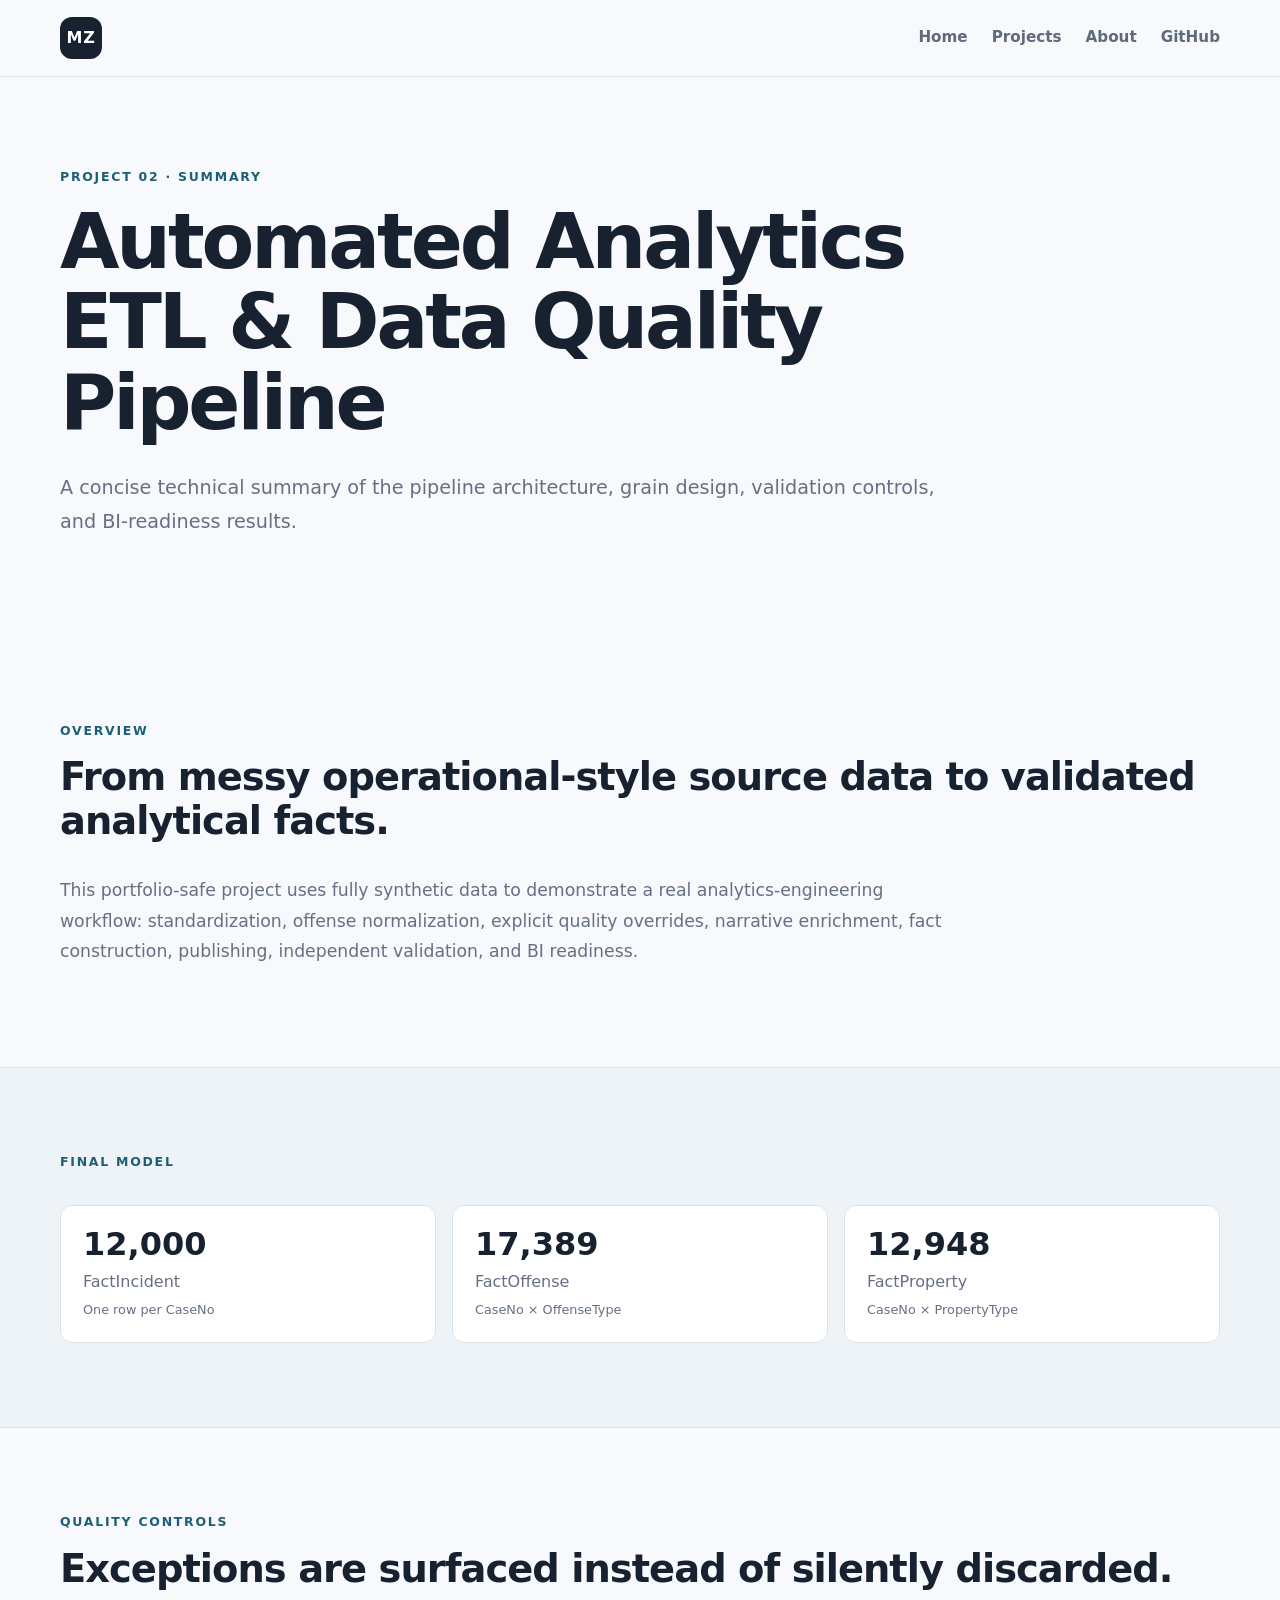
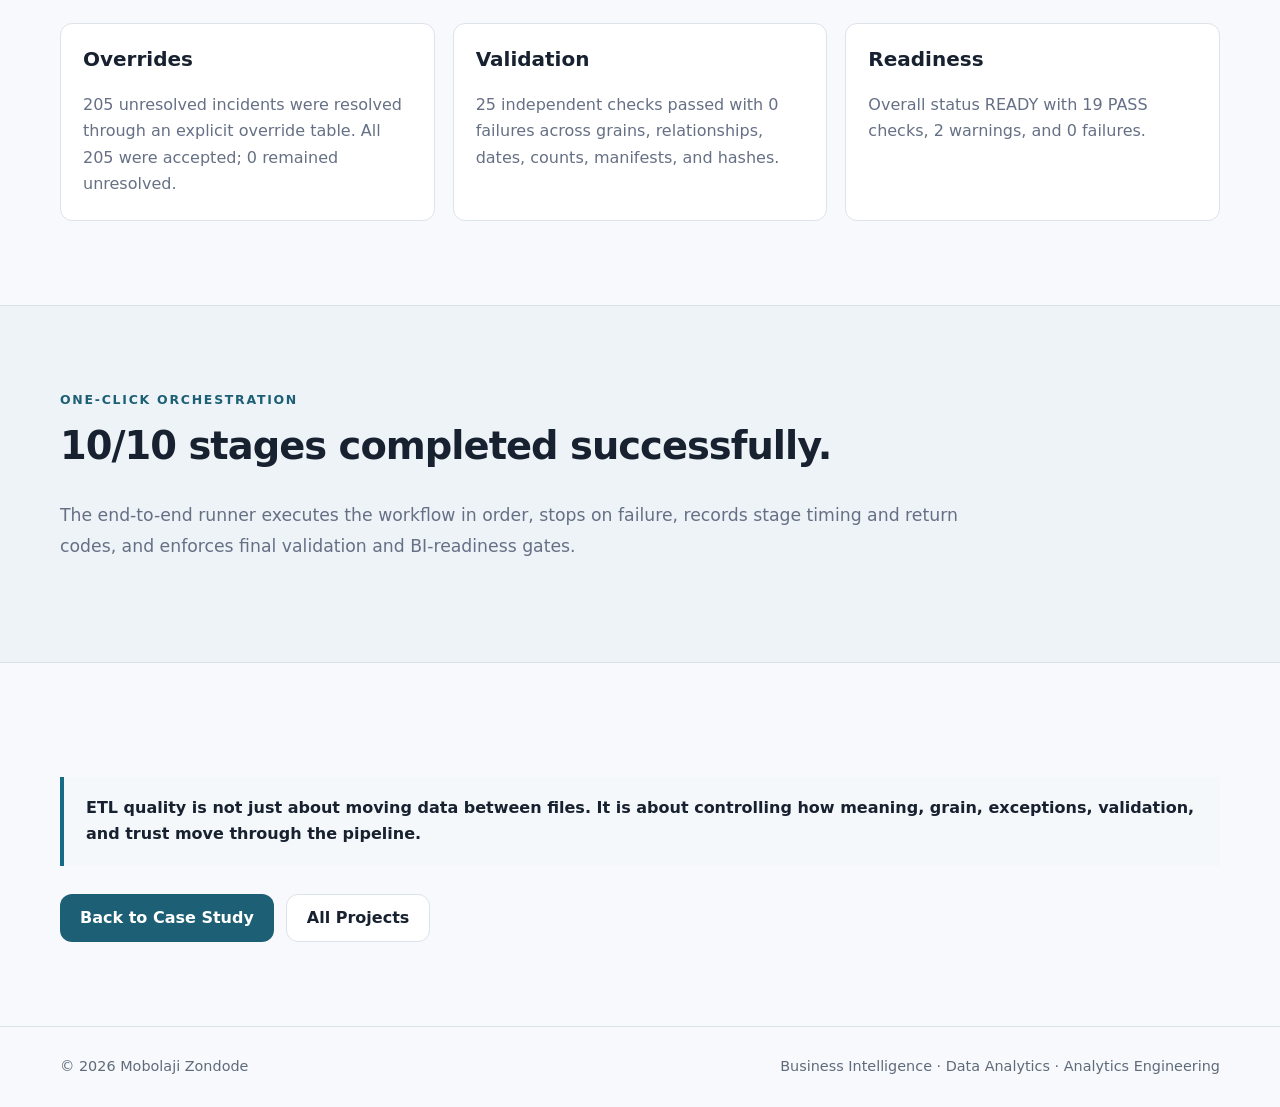
<file: project2-summary.html>
<!DOCTYPE html>
<html lang="en">
<head>
  <meta charset="UTF-8">
  <meta name="viewport" content="width=device-width,initial-scale=1.0">
  <meta name="description" content="Project 02 summary — Automated Analytics ETL & Data Quality Pipeline by Mobolaji Zondode.">
  <title>Project 02 Summary | Mobolaji Zondode</title>
  <link rel="stylesheet" href="style.css">
  <link rel="stylesheet" href="project2.css">
</head>
<body>
<header class="site-header">
  <div class="container nav-wrap">
    <a class="brand" href="index.html">MZ</a>
    <nav class="nav">
      <a href="index.html">Home</a>
      <a href="projects.html">Projects</a>
      <a href="about.html">About</a>
      <a href="https://github.com/bzondode" target="_blank">GitHub</a>
    </nav>
  </div>
</header>
<main>
<section class="p2-hero"><div class="container">
  <p class="eyebrow">PROJECT 02 · SUMMARY</p>
  <h1>Automated Analytics ETL &amp; Data Quality Pipeline</h1>
  <p class="p2-lead">A concise technical summary of the pipeline architecture, grain design, validation controls, and BI-readiness results.</p>
</div></section>

<section class="section"><div class="container">
  <p class="eyebrow">OVERVIEW</p>
  <h2>From messy operational-style source data to validated analytical facts.</h2>
  <p class="p2-copy">This portfolio-safe project uses fully synthetic data to demonstrate a real analytics-engineering workflow: standardization, offense normalization, explicit quality overrides, narrative enrichment, fact construction, publishing, independent validation, and BI readiness.</p>
</div></section>

<section class="section alt"><div class="container">
  <p class="eyebrow">FINAL MODEL</p>
  <div class="p2-stats">
    <article><strong>12,000</strong><span>FactIncident</span><small>One row per CaseNo</small></article>
    <article><strong>17,389</strong><span>FactOffense</span><small>CaseNo × OffenseType</small></article>
    <article><strong>12,948</strong><span>FactProperty</span><small>CaseNo × PropertyType</small></article>
  </div>
</div></section>

<section class="section"><div class="container">
  <p class="eyebrow">QUALITY CONTROLS</p>
  <h2>Exceptions are surfaced instead of silently discarded.</h2>
  <div class="p2-grid three">
    <article class="p2-card"><h3>Overrides</h3><p>205 unresolved incidents were resolved through an explicit override table. All 205 were accepted; 0 remained unresolved.</p></article>
    <article class="p2-card"><h3>Validation</h3><p>25 independent checks passed with 0 failures across grains, relationships, dates, counts, manifests, and hashes.</p></article>
    <article class="p2-card"><h3>Readiness</h3><p>Overall status READY with 19 PASS checks, 2 warnings, and 0 failures.</p></article>
  </div>
</div></section>

<section class="section alt"><div class="container">
  <p class="eyebrow">ONE-CLICK ORCHESTRATION</p>
  <h2>10/10 stages completed successfully.</h2>
  <p class="p2-copy">The end-to-end runner executes the workflow in order, stops on failure, records stage timing and return codes, and enforces final validation and BI-readiness gates.</p>
</div></section>

<section class="section"><div class="container">
  <blockquote class="p2-quote">ETL quality is not just about moving data between files. It is about controlling how meaning, grain, exceptions, validation, and trust move through the pipeline.</blockquote>
  <div class="actions p2-actions">
    <a class="btn primary" href="automated-analytics-etl-pipeline.html">Back to Case Study</a>
    <a class="btn secondary" href="projects.html">All Projects</a>
  </div>
</div></section>
</main>
<footer class="site-footer"><div class="container footer-wrap"><span>© 2026 Mobolaji Zondode</span><span>Business Intelligence · Data Analytics · Analytics Engineering</span></div></footer>
</body>
</html>
</file>
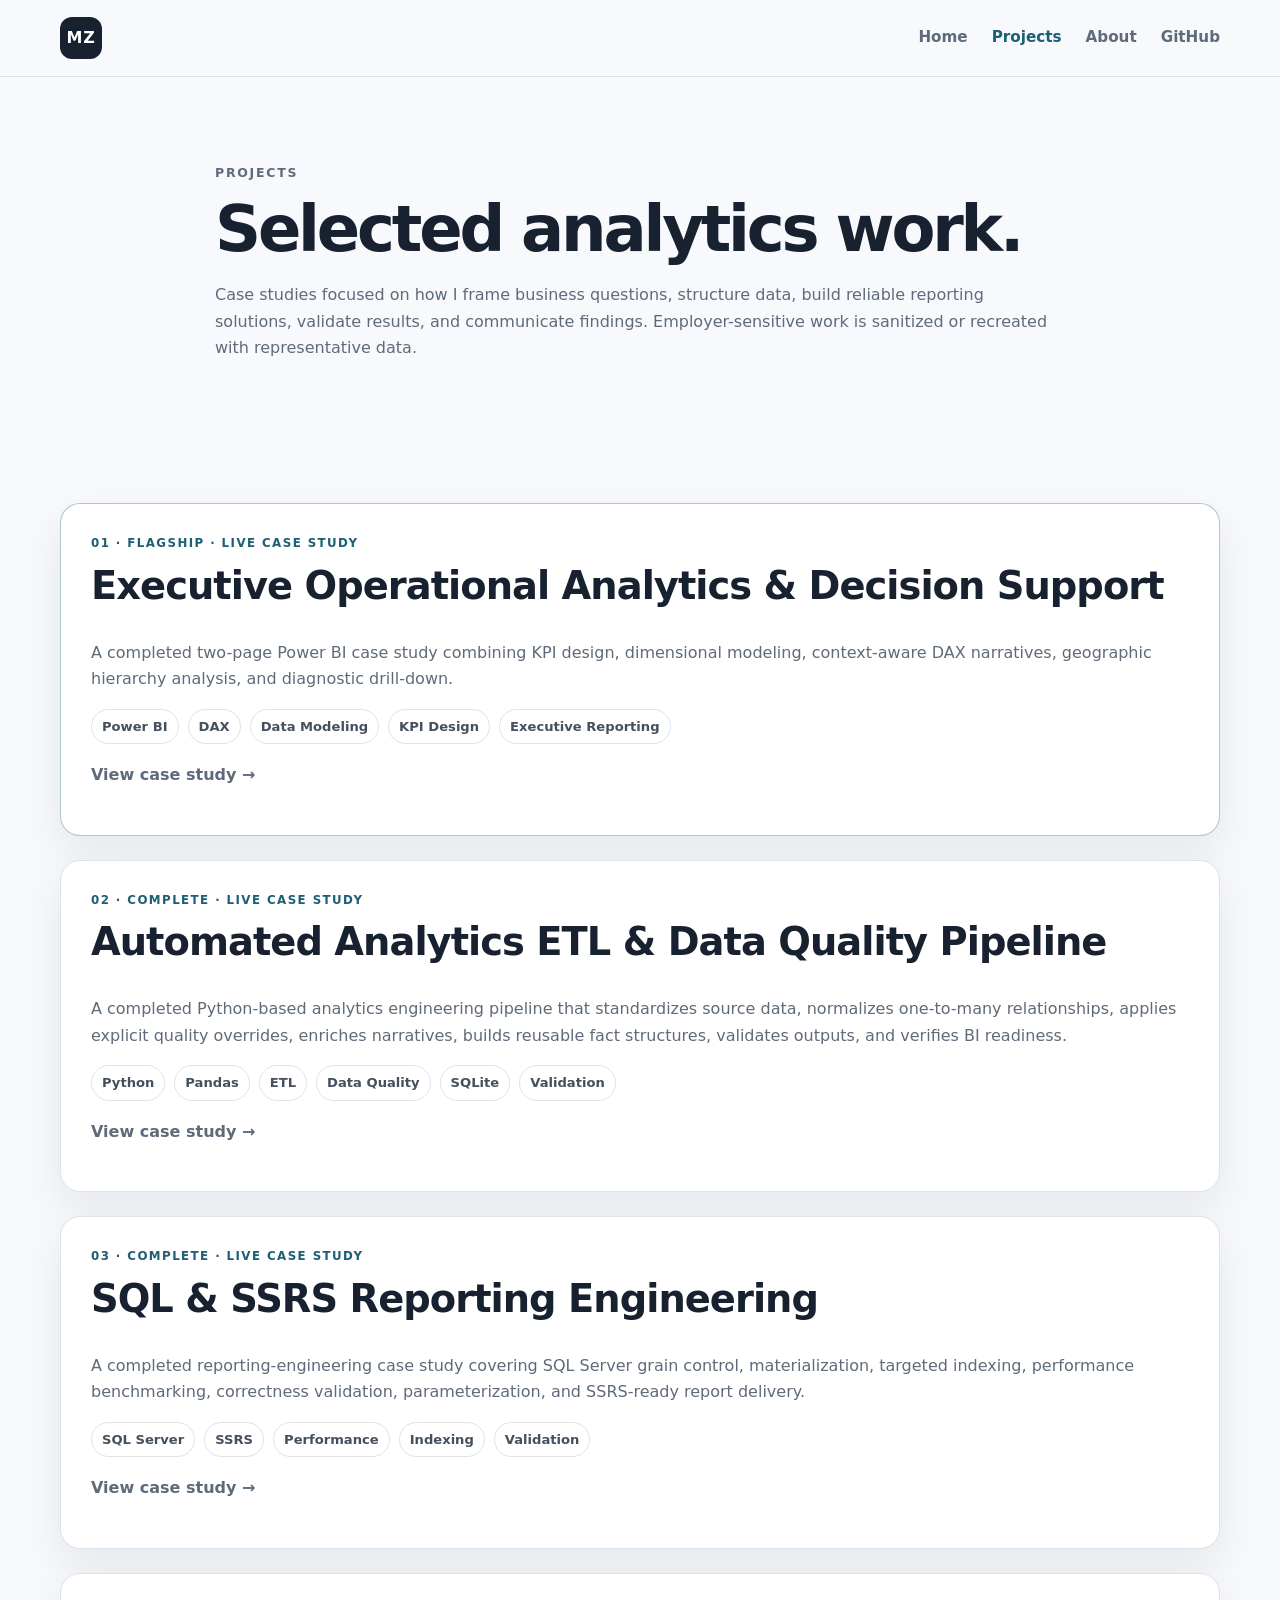
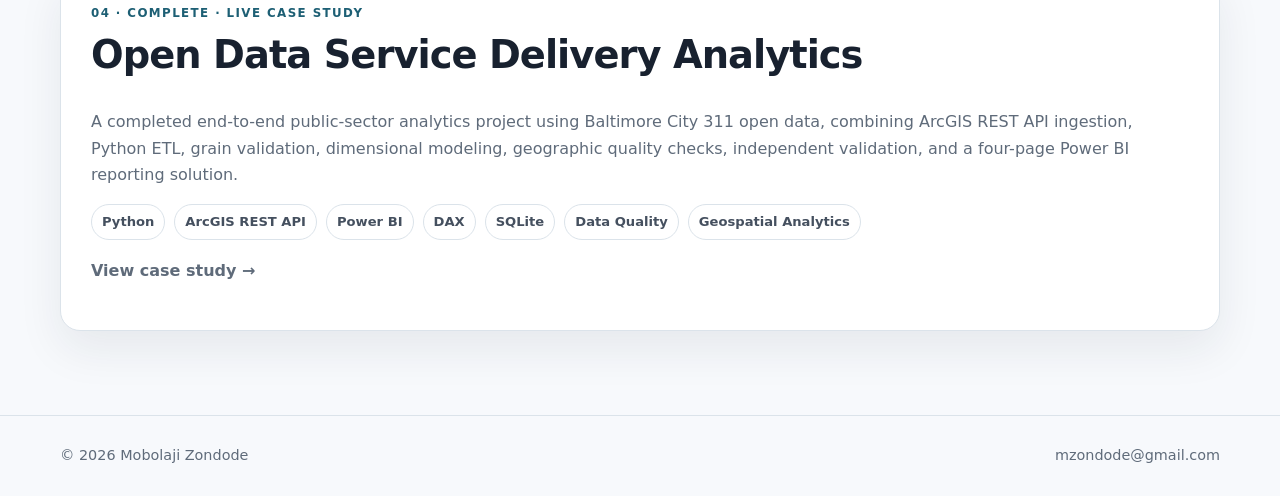
<file: projects.html>
<!DOCTYPE html><html lang="en"><head><meta charset="UTF-8"><meta name="viewport" content="width=device-width,initial-scale=1.0"><title>Projects | Mobolaji Zondode</title><link rel="stylesheet" href="style.css"></head><body><header class="site-header"><div class="container nav-wrap"><a class="brand" href="index.html">MZ</a><nav class="nav"><a href="index.html">Home</a><a class="active" href="projects.html">Projects</a><a href="about.html">About</a><a href="https://github.com/bzondode" target="_blank">GitHub</a></nav></div></header><main><section class="page-hero"><div class="container narrow"><p class="eyebrow">PROJECTS</p><h1>Selected analytics work.</h1><p>Case studies focused on how I frame business questions, structure data, build reliable reporting solutions, validate results, and communicate findings. Employer-sensitive work is sanitized or recreated with representative data.</p></div></section><section class="section"><div class="container"><div class="project-list">
<a href="executive-analytics.html" class="project-card featured"><div class="project-meta">01 · FLAGSHIP · LIVE CASE STUDY</div><h2>Executive Operational Analytics &amp; Decision Support</h2><p>A completed two-page Power BI case study combining KPI design, dimensional modeling, context-aware DAX narratives, geographic hierarchy analysis, and diagnostic drill-down.</p><div class="tags"><span>Power BI</span><span>DAX</span><span>Data Modeling</span><span>KPI Design</span><span>Executive Reporting</span></div><p class="text-link" style="margin-top:18px">View case study →</p></a>
<a href="automated-analytics-etl-pipeline.html" class="project-card"><div class="project-meta">02 · COMPLETE · LIVE CASE STUDY</div><h2>Automated Analytics ETL &amp; Data Quality Pipeline</h2><p>A completed Python-based analytics engineering pipeline that standardizes source data, normalizes one-to-many relationships, applies explicit quality overrides, enriches narratives, builds reusable fact structures, validates outputs, and verifies BI readiness.</p><div class="tags"><span>Python</span><span>Pandas</span><span>ETL</span><span>Data Quality</span><span>SQLite</span><span>Validation</span></div><p class="text-link" style="margin-top:18px">View case study →</p></a>
<a href="sql-ssrs-reporting-engineering.html" class="project-card"><div class="project-meta">03 · COMPLETE · LIVE CASE STUDY</div><h2>SQL &amp; SSRS Reporting Engineering</h2><p>A completed reporting-engineering case study covering SQL Server grain control, materialization, targeted indexing, performance benchmarking, correctness validation, parameterization, and SSRS-ready report delivery.</p><div class="tags"><span>SQL Server</span><span>SSRS</span><span>Performance</span><span>Indexing</span><span>Validation</span></div><p class="text-link" style="margin-top:18px">View case study →</p></a>
<a href="open-data-service-delivery-analytics.html" class="project-card">
  <div class="project-meta">04 · COMPLETE · LIVE CASE STUDY</div>
  <h2>Open Data Service Delivery Analytics</h2>
  <p>
    A completed end-to-end public-sector analytics project using Baltimore City 311 open data,
    combining ArcGIS REST API ingestion, Python ETL, grain validation, dimensional modeling,
    geographic quality checks, independent validation, and a four-page Power BI reporting solution.
  </p>

  <div class="tags">
    <span>Python</span>
    <span>ArcGIS REST API</span>
    <span>Power BI</span>
    <span>DAX</span>
    <span>SQLite</span>
    <span>Data Quality</span>
    <span>Geospatial Analytics</span>
  </div>

  <p class="text-link" style="margin-top:18px">
    View case study →
  </p>
</a>
</div></div></section></main><footer class="site-footer"><div class="container footer-wrap"><span>© 2026 Mobolaji Zondode</span><span><a href="mailto:mzondode@gmail.com">mzondode@gmail.com</a></span></div></footer></body></html>
</file>
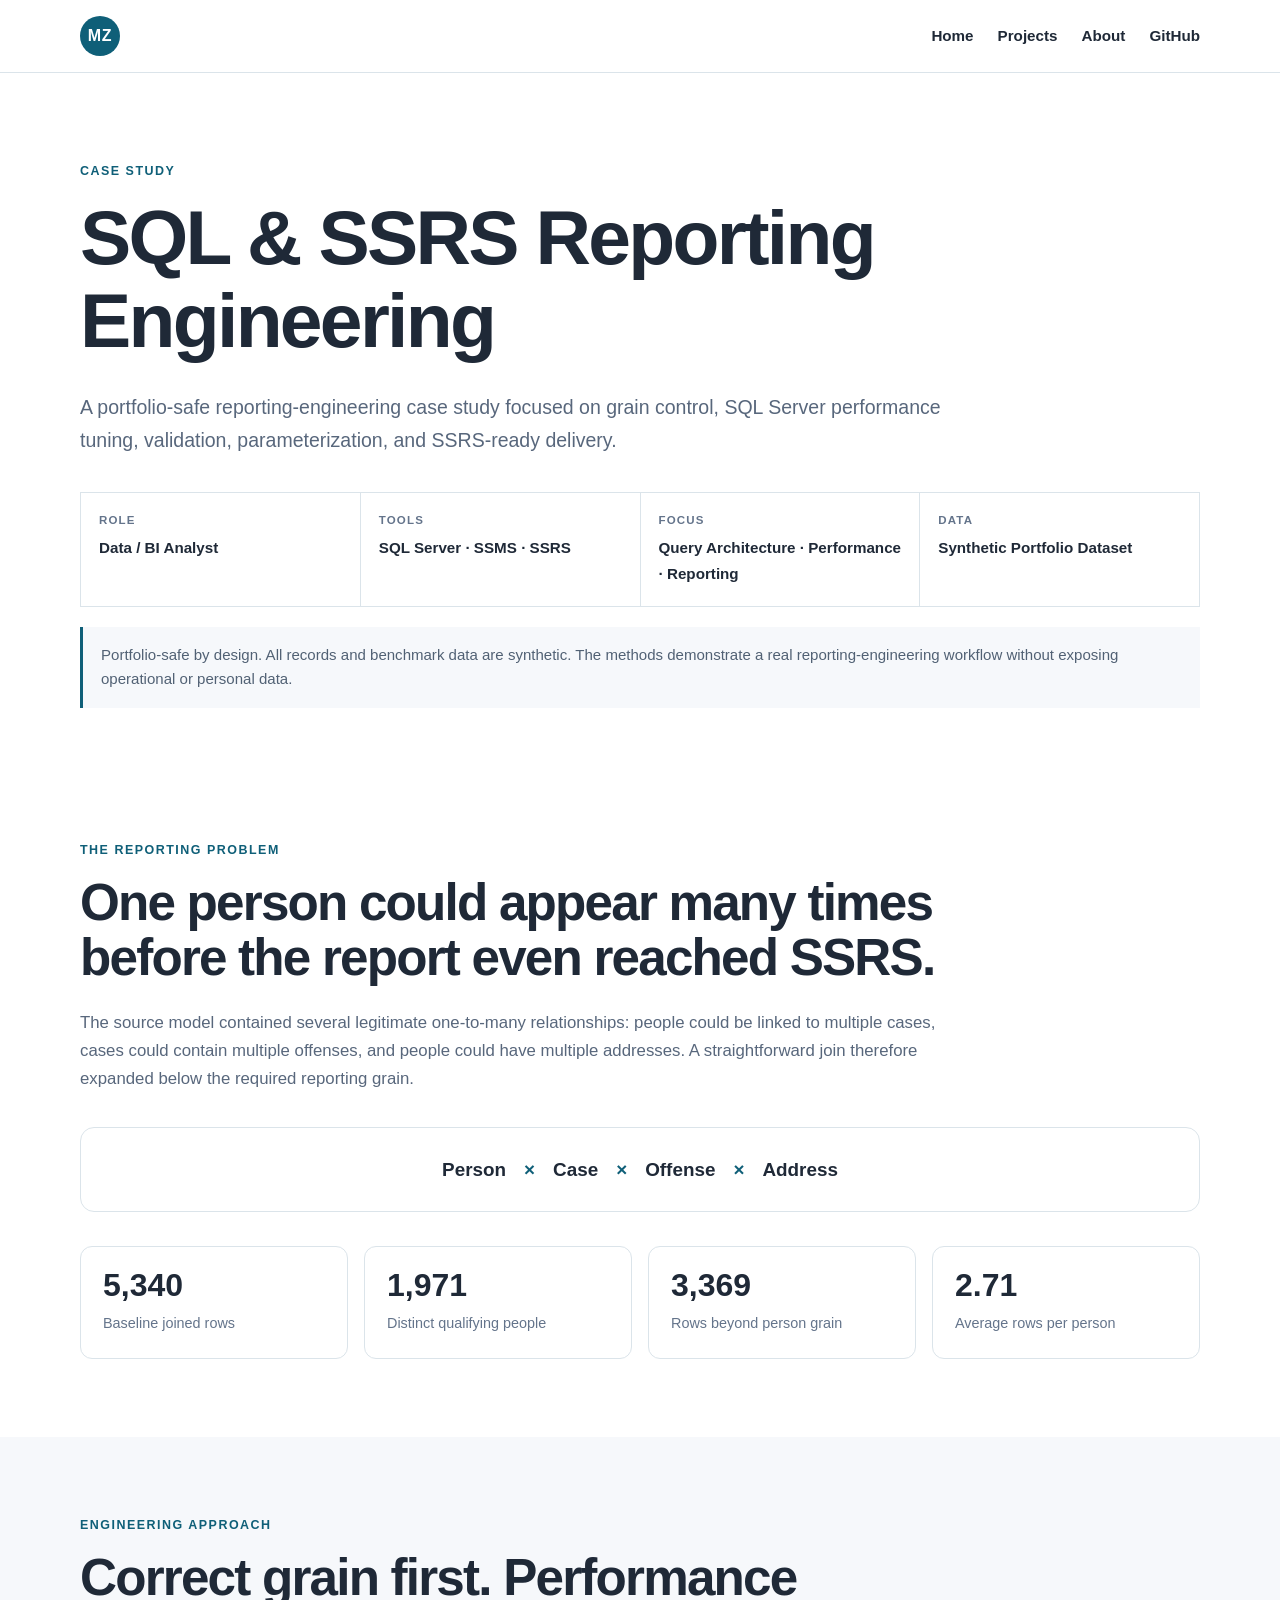
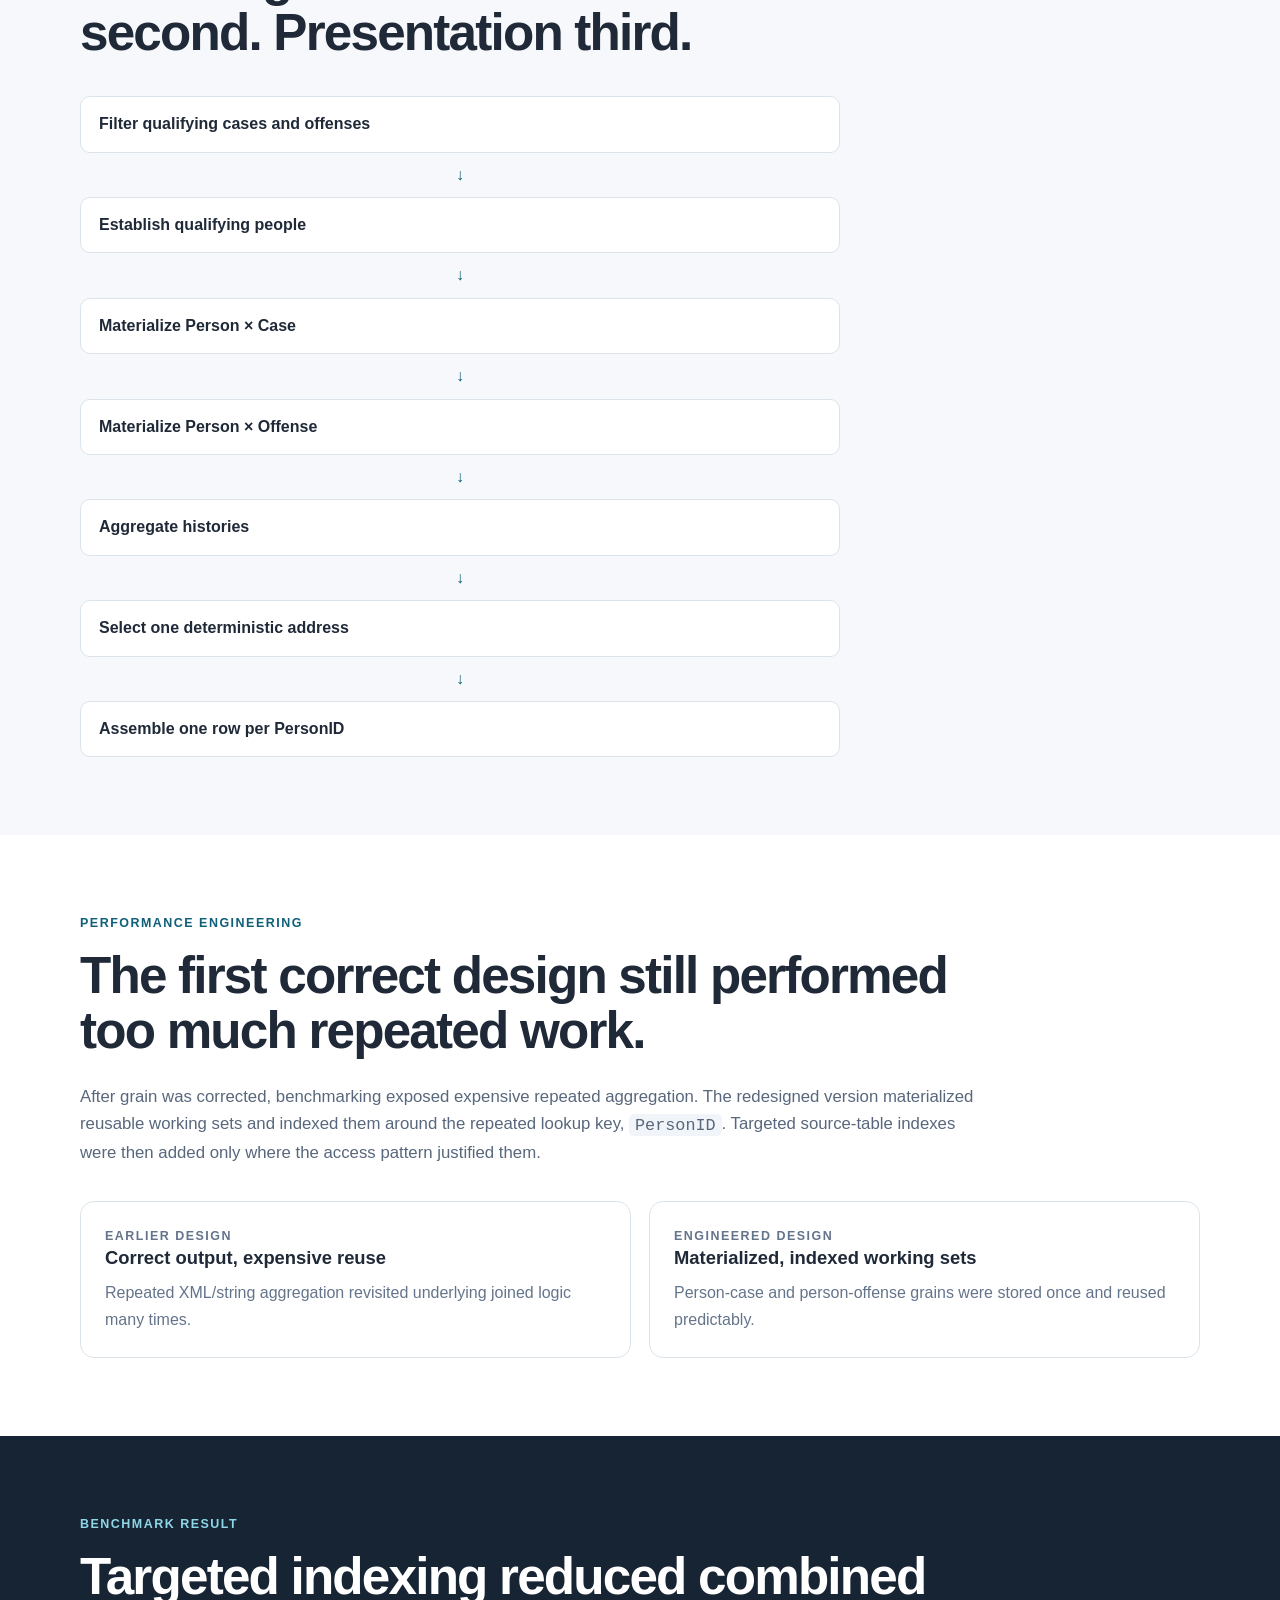
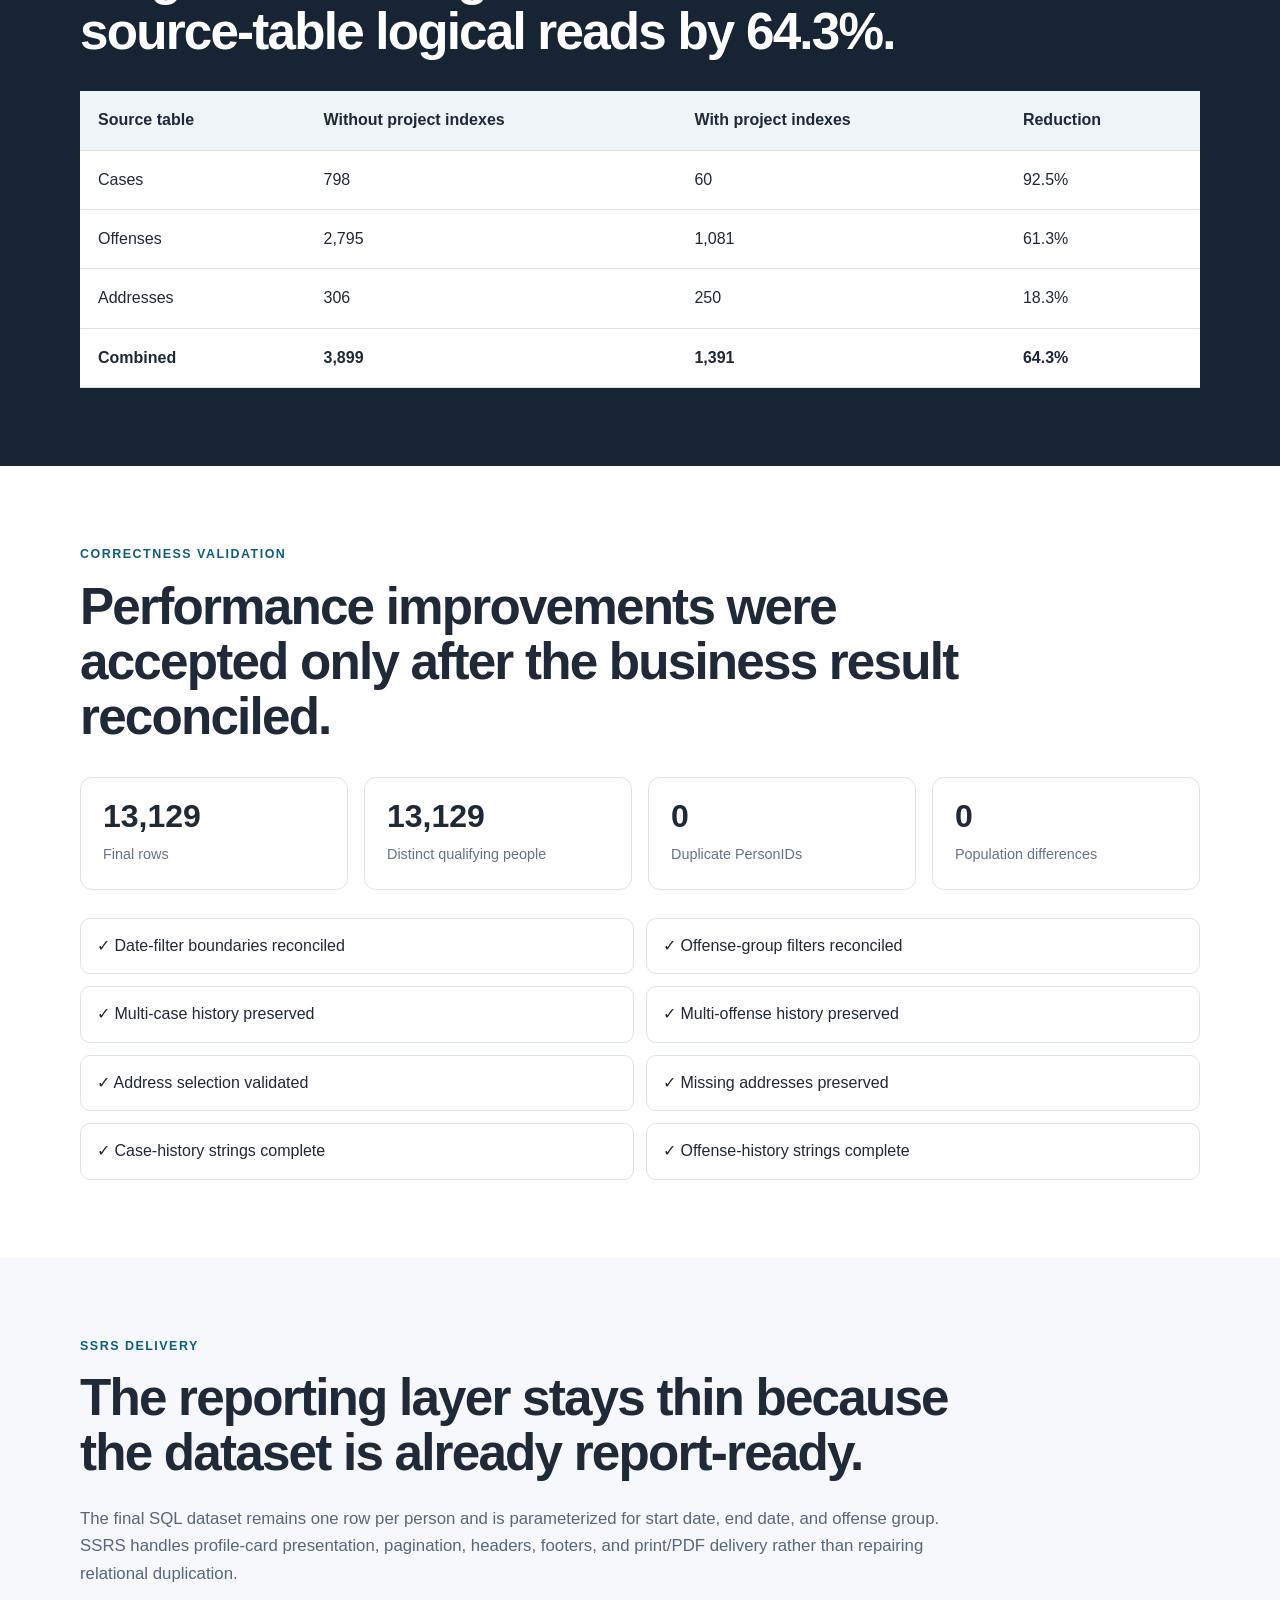
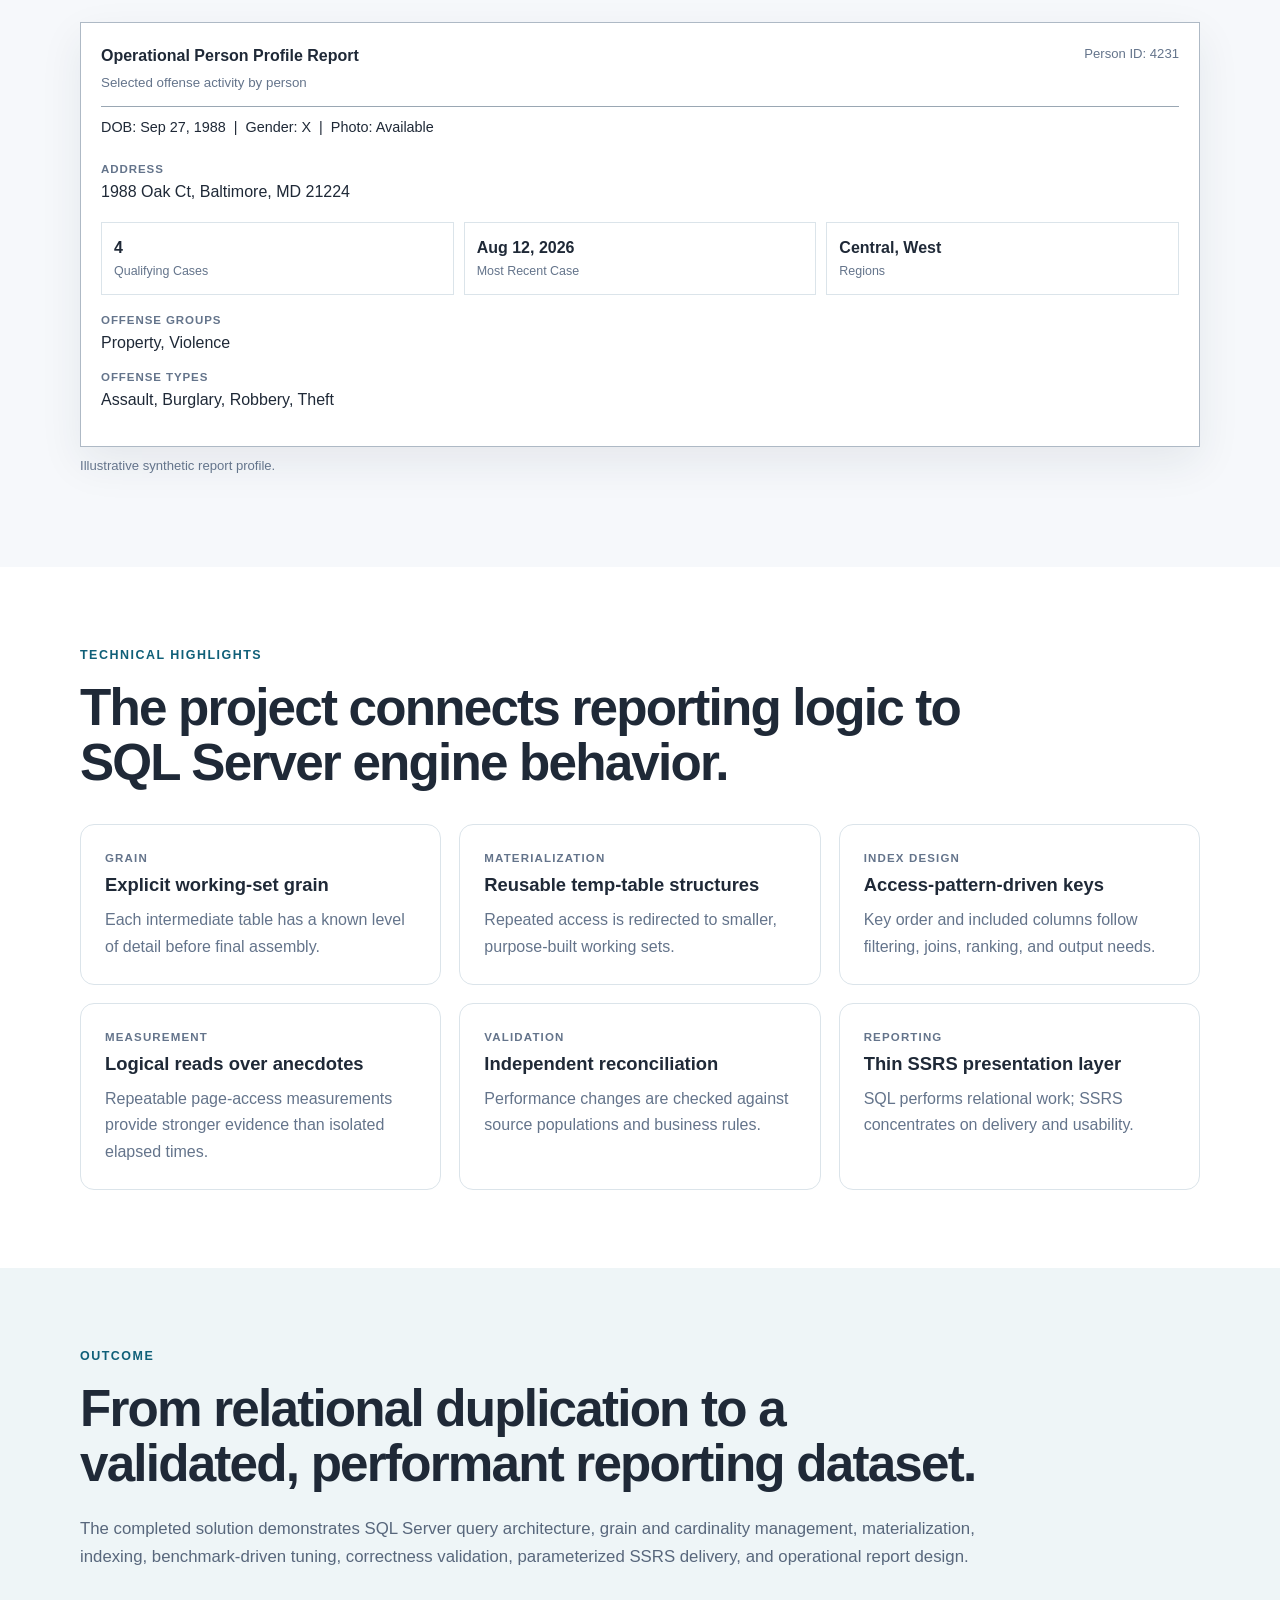
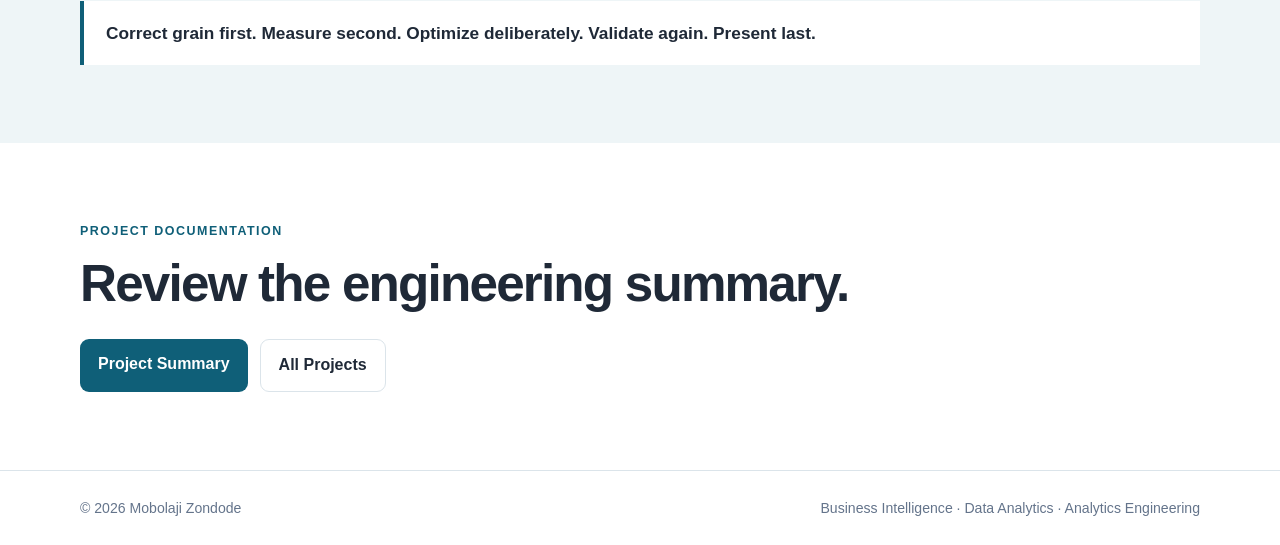
<file: sql-ssrs-reporting-engineering.html>
<!DOCTYPE html>
<html lang="en">
<head>
  <meta charset="UTF-8" />
  <meta name="viewport" content="width=device-width, initial-scale=1.0" />
  <meta name="description" content="SQL Server and SSRS reporting engineering case study by Mobolaji Zondode." />
  <title>SQL &amp; SSRS Reporting Engineering | Mobolaji Zondode</title>
  <link rel="stylesheet" href="style.css" />
  <link rel="stylesheet" href="project3.css" />
</head>
<body>
  <header class="site-header">
    <div class="shell nav-wrap">
      <a class="brand" href="index.html" aria-label="Home">MZ</a>
      <nav class="site-nav" aria-label="Primary navigation">
        <a href="index.html">Home</a>
        <a href="projects.html">Projects</a>
        <a href="about.html">About</a>
        <a href="https://github.com/bzondode" target="_blank" rel="noopener">GitHub</a>
      </nav>
    </div>
  </header>

  <main>
    <section class="hero shell">
      <p class="eyebrow">CASE STUDY</p>
      <h1>SQL &amp; SSRS Reporting Engineering</h1>
      <p class="hero-copy">
        A portfolio-safe reporting-engineering case study focused on grain control,
        SQL Server performance tuning, validation, parameterization, and SSRS-ready delivery.
      </p>

      <div class="meta-grid">
        <div><span>ROLE</span><strong>Data / BI Analyst</strong></div>
        <div><span>TOOLS</span><strong>SQL Server · SSMS · SSRS</strong></div>
        <div><span>FOCUS</span><strong>Query Architecture · Performance · Reporting</strong></div>
        <div><span>DATA</span><strong>Synthetic Portfolio Dataset</strong></div>
      </div>

      <div class="safe-note">
        Portfolio-safe by design. All records and benchmark data are synthetic.
        The methods demonstrate a real reporting-engineering workflow without exposing operational or personal data.
      </div>
    </section>

    <section class="section shell">
      <p class="eyebrow">THE REPORTING PROBLEM</p>
      <h2>One person could appear many times before the report even reached SSRS.</h2>
      <p>
        The source model contained several legitimate one-to-many relationships:
        people could be linked to multiple cases, cases could contain multiple offenses,
        and people could have multiple addresses. A straightforward join therefore expanded
        below the required reporting grain.
      </p>

      <div class="equation-card">
        <span>Person</span><b>×</b><span>Case</span><b>×</b><span>Offense</span><b>×</b><span>Address</span>
      </div>

      <div class="stats-grid">
        <article>
          <strong>5,340</strong>
          <span>Baseline joined rows</span>
        </article>
        <article>
          <strong>1,971</strong>
          <span>Distinct qualifying people</span>
        </article>
        <article>
          <strong>3,369</strong>
          <span>Rows beyond person grain</span>
        </article>
        <article>
          <strong>2.71</strong>
          <span>Average rows per person</span>
        </article>
      </div>
    </section>

    <section class="section section-soft">
      <div class="shell">
        <p class="eyebrow">ENGINEERING APPROACH</p>
        <h2>Correct grain first. Performance second. Presentation third.</h2>
        <div class="flow">
          <div>Filter qualifying cases and offenses</div>
          <span>↓</span>
          <div>Establish qualifying people</div>
          <span>↓</span>
          <div>Materialize Person × Case</div>
          <span>↓</span>
          <div>Materialize Person × Offense</div>
          <span>↓</span>
          <div>Aggregate histories</div>
          <span>↓</span>
          <div>Select one deterministic address</div>
          <span>↓</span>
          <div>Assemble one row per PersonID</div>
        </div>
      </div>
    </section>

    <section class="section shell">
      <p class="eyebrow">PERFORMANCE ENGINEERING</p>
      <h2>The first correct design still performed too much repeated work.</h2>
      <p>
        After grain was corrected, benchmarking exposed expensive repeated aggregation.
        The redesigned version materialized reusable working sets and indexed them around the
        repeated lookup key, <code>PersonID</code>. Targeted source-table indexes were then added only
        where the access pattern justified them.
      </p>

      <div class="comparison-grid">
        <article class="comparison-card">
          <p class="mini-label">EARLIER DESIGN</p>
          <h3>Correct output, expensive reuse</h3>
          <p>Repeated XML/string aggregation revisited underlying joined logic many times.</p>
        </article>
        <article class="comparison-card">
          <p class="mini-label">ENGINEERED DESIGN</p>
          <h3>Materialized, indexed working sets</h3>
          <p>Person-case and person-offense grains were stored once and reused predictably.</p>
        </article>
      </div>
    </section>

    <section class="section section-dark">
      <div class="shell">
        <p class="eyebrow light">BENCHMARK RESULT</p>
        <h2>Targeted indexing reduced combined source-table logical reads by 64.3%.</h2>

        <div class="benchmark-table-wrap">
          <table class="benchmark-table">
            <thead>
              <tr>
                <th>Source table</th>
                <th>Without project indexes</th>
                <th>With project indexes</th>
                <th>Reduction</th>
              </tr>
            </thead>
            <tbody>
              <tr><td>Cases</td><td>798</td><td>60</td><td>92.5%</td></tr>
              <tr><td>Offenses</td><td>2,795</td><td>1,081</td><td>61.3%</td></tr>
              <tr><td>Addresses</td><td>306</td><td>250</td><td>18.3%</td></tr>
              <tr class="total"><td>Combined</td><td>3,899</td><td>1,391</td><td>64.3%</td></tr>
            </tbody>
          </table>
        </div>
      </div>
    </section>

    <section class="section shell">
      <p class="eyebrow">CORRECTNESS VALIDATION</p>
      <h2>Performance improvements were accepted only after the business result reconciled.</h2>

      <div class="stats-grid validation">
        <article>
          <strong>13,129</strong>
          <span>Final rows</span>
        </article>
        <article>
          <strong>13,129</strong>
          <span>Distinct qualifying people</span>
        </article>
        <article>
          <strong>0</strong>
          <span>Duplicate PersonIDs</span>
        </article>
        <article>
          <strong>0</strong>
          <span>Population differences</span>
        </article>
      </div>

      <div class="check-grid">
        <div>✓ Date-filter boundaries reconciled</div>
        <div>✓ Offense-group filters reconciled</div>
        <div>✓ Multi-case history preserved</div>
        <div>✓ Multi-offense history preserved</div>
        <div>✓ Address selection validated</div>
        <div>✓ Missing addresses preserved</div>
        <div>✓ Case-history strings complete</div>
        <div>✓ Offense-history strings complete</div>
      </div>
    </section>

    <section class="section section-soft">
      <div class="shell">
        <p class="eyebrow">SSRS DELIVERY</p>
        <h2>The reporting layer stays thin because the dataset is already report-ready.</h2>
        <p>
          The final SQL dataset remains one row per person and is parameterized for start date,
          end date, and offense group. SSRS handles profile-card presentation, pagination, headers,
          footers, and print/PDF delivery rather than repairing relational duplication.
        </p>

        <div class="report-card">
          <div class="report-head">
            <div>
              <strong>Operational Person Profile Report</strong>
              <small>Selected offense activity by person</small>
            </div>
            <span>Person ID: 4231</span>
          </div>
          <div class="report-meta">DOB: Sep 27, 1988 &nbsp;|&nbsp; Gender: X &nbsp;|&nbsp; Photo: Available</div>
          <div class="report-line"><b>Address</b><span>1988 Oak Ct, Baltimore, MD 21224</span></div>
          <div class="report-metrics">
            <div><b>4</b><span>Qualifying Cases</span></div>
            <div><b>Aug 12, 2026</b><span>Most Recent Case</span></div>
            <div><b>Central, West</b><span>Regions</span></div>
          </div>
          <div class="report-line"><b>Offense Groups</b><span>Property, Violence</span></div>
          <div class="report-line"><b>Offense Types</b><span>Assault, Burglary, Robbery, Theft</span></div>
        </div>
        <p class="mock-note">Illustrative synthetic report profile.</p>
      </div>
    </section>

    <section class="section shell">
      <p class="eyebrow">TECHNICAL HIGHLIGHTS</p>
      <h2>The project connects reporting logic to SQL Server engine behavior.</h2>

      <div class="technical-grid">
        <article><span>GRAIN</span><h3>Explicit working-set grain</h3><p>Each intermediate table has a known level of detail before final assembly.</p></article>
        <article><span>MATERIALIZATION</span><h3>Reusable temp-table structures</h3><p>Repeated access is redirected to smaller, purpose-built working sets.</p></article>
        <article><span>INDEX DESIGN</span><h3>Access-pattern-driven keys</h3><p>Key order and included columns follow filtering, joins, ranking, and output needs.</p></article>
        <article><span>MEASUREMENT</span><h3>Logical reads over anecdotes</h3><p>Repeatable page-access measurements provide stronger evidence than isolated elapsed times.</p></article>
        <article><span>VALIDATION</span><h3>Independent reconciliation</h3><p>Performance changes are checked against source populations and business rules.</p></article>
        <article><span>REPORTING</span><h3>Thin SSRS presentation layer</h3><p>SQL performs relational work; SSRS concentrates on delivery and usability.</p></article>
      </div>
    </section>

    <section class="section section-outcome">
      <div class="shell">
        <p class="eyebrow">OUTCOME</p>
        <h2>From relational duplication to a validated, performant reporting dataset.</h2>
        <p>
          The completed solution demonstrates SQL Server query architecture, grain and cardinality
          management, materialization, indexing, benchmark-driven tuning, correctness validation,
          parameterized SSRS delivery, and operational report design.
        </p>
        <blockquote>
          Correct grain first. Measure second. Optimize deliberately. Validate again. Present last.
        </blockquote>
      </div>
    </section>

    <section class="section shell">
      <p class="eyebrow">PROJECT DOCUMENTATION</p>
      <h2>Review the engineering summary.</h2>
      <div class="cta-row">
        <a class="button primary" href="PROJECT_SUMMARY.md">Project Summary</a>
        <a class="button secondary" href="projects.html">All Projects</a>
      </div>
    </section>
  </main>

  <footer class="site-footer">
    <div class="shell footer-wrap">
      <span>© 2026 Mobolaji Zondode</span>
      <span>Business Intelligence · Data Analytics · Analytics Engineering</span>
    </div>
  </footer>
</body>
</html>
</file>
<file: style.css>
*{box-sizing:border-box}:root{--bg:#f7f9fc;--surface:#fff;--surface-alt:#eef3f8;--text:#18212f;--muted:#5f6b7a;--accent:#1d5f74;--accent-dark:#164a5a;--line:#dbe3ea;--shadow:0 18px 45px rgba(24,33,47,.08);--radius:20px;--max:1160px}html{scroll-behavior:smooth}body{margin:0;background:var(--bg);color:var(--text);font-family:Inter,ui-sans-serif,system-ui,-apple-system,BlinkMacSystemFont,"Segoe UI",sans-serif;line-height:1.65}a{color:inherit;text-decoration:none}.container{width:min(calc(100% - 40px),var(--max));margin:0 auto}.narrow{max-width:850px}.site-header{position:sticky;top:0;z-index:10;background:rgba(247,249,252,.94);backdrop-filter:blur(14px);border-bottom:1px solid var(--line)}.nav-wrap{min-height:76px;display:flex;align-items:center;justify-content:space-between;gap:24px}.brand{display:grid;place-items:center;width:42px;height:42px;border-radius:12px;background:var(--text);color:#fff;font-weight:800;letter-spacing:.05em}.nav{display:flex;gap:24px;align-items:center;font-size:.95rem;font-weight:600}.nav a{color:var(--muted)}.nav a:hover,.nav a.active{color:var(--accent)}.hero{padding:96px 0 80px}.hero-grid{display:grid;grid-template-columns:minmax(0,1.4fr) minmax(280px,.75fr);gap:56px;align-items:center}.eyebrow{margin:0 0 14px;color:var(--accent);font-size:.78rem;letter-spacing:.14em;font-weight:800}h1,h2,h3,p{margin-top:0}h1{margin-bottom:22px;font-size:clamp(2.8rem,6vw,5.2rem);line-height:.98;letter-spacing:-.05em}h1 span{color:var(--accent)}h2{font-size:clamp(1.8rem,3vw,2.6rem);line-height:1.15;letter-spacing:-.025em}h3{font-size:1.25rem;line-height:1.3}.hero-copy,.page-hero p,.section-heading p,.card p,.project-card p,.about-grid p{color:var(--muted)}.hero-copy{max-width:760px;font-size:1.15rem}.actions{display:flex;gap:12px;flex-wrap:wrap;margin-top:28px}.btn{display:inline-flex;align-items:center;justify-content:center;min-height:48px;padding:0 20px;border-radius:12px;font-weight:750;transition:.2s ease}.btn.primary{background:var(--accent);color:#fff}.btn.primary:hover{background:var(--accent-dark);transform:translateY(-1px)}.btn.secondary{border:1px solid var(--line);background:#fff}.btn.secondary:hover{border-color:var(--accent);color:var(--accent)}.skill-strip,.tags{display:flex;flex-wrap:wrap;gap:9px}.skill-strip{margin-top:32px}.skill-strip span,.tags span{border:1px solid var(--line);background:rgba(255,255,255,.7);border-radius:999px;padding:6px 10px;font-size:.82rem;color:#45505f;font-weight:650}.hero-card,.card,.project-card{background:var(--surface);border:1px solid var(--line);border-radius:var(--radius);box-shadow:var(--shadow)}.hero-card{padding:34px}.card{padding:28px}.card-label,.project-meta{color:var(--accent);font-size:.74rem;letter-spacing:.12em;font-weight:800}.mini-stat{margin-top:28px;padding-top:22px;border-top:1px solid var(--line)}.mini-stat strong,.mini-stat span{display:block}.mini-stat span{color:var(--muted);font-size:.9rem}.section{padding:84px 0}.section.alt{background:var(--surface-alt);border-top:1px solid var(--line);border-bottom:1px solid var(--line)}.section-heading{max-width:760px;margin-bottom:34px}.section-heading.split{max-width:none;display:flex;justify-content:space-between;align-items:end;gap:24px}.cards{display:grid;gap:22px}.cards.three{grid-template-columns:repeat(3,minmax(0,1fr))}.cards.two{grid-template-columns:repeat(2,minmax(0,1fr))}.project-card{padding:30px}.project-card.featured{border-color:rgba(29,95,116,.35)}.project-card h2,.project-card h3{margin-top:10px}.project-list{display:grid;gap:24px}.text-link{color:var(--accent);font-weight:750;white-space:nowrap}.page-hero{padding:86px 0 42px}.page-hero h1{font-size:clamp(2.5rem,5vw,4.4rem)}.about-grid{display:grid;grid-template-columns:minmax(0,1.35fr) minmax(280px,.8fr);gap:48px;align-items:start}.clean-list{margin:0;padding-left:20px}.clean-list li+li{margin-top:8px}.tags.large span{padding:8px 12px;font-size:.9rem}.cta-section{padding-top:68px;padding-bottom:68px}.cta{display:flex;justify-content:space-between;align-items:center;gap:28px}.cta h2{margin-bottom:8px}.cta p{color:var(--muted);margin-bottom:0}.site-footer{border-top:1px solid var(--line);padding:28px 0;color:var(--muted);font-size:.9rem}.footer-wrap{display:flex;justify-content:space-between;gap:20px}@media(max-width:820px){.hero-grid,.about-grid,.cards.three,.cards.two{grid-template-columns:1fr}.hero{padding-top:64px}.section-heading.split,.cta{align-items:flex-start;flex-direction:column}}@media(max-width:620px){.container{width:min(calc(100% - 28px),var(--max))}.nav-wrap{min-height:68px}.nav{gap:14px;font-size:.86rem}.nav a:nth-last-child(1){display:none}.hero,.section,.page-hero{padding-top:58px;padding-bottom:58px}h1{font-size:2.65rem}.hero-card,.card,.project-card{padding:24px}.footer-wrap{flex-direction:column}}
.project-link {
  display: block;
  color: inherit;
  text-decoration: none;
}

.project-link:hover {
  cursor: pointer;
}
</file>
<file: project2.css>
.p2-hero{padding:90px 0 64px}.p2-hero h1{max-width:1000px;margin:0;font-size:clamp(2.8rem,6vw,5.3rem);line-height:1.05;letter-spacing:-.04em}.p2-lead,.p2-copy{max-width:900px;color:#667085;font-size:1.08rem;line-height:1.75}.p2-lead{margin:28px 0 34px;font-size:1.2rem}.p2-meta{display:grid;grid-template-columns:repeat(4,1fr);border:1px solid #dce3ea;margin:34px 0 20px}.p2-meta div{padding:18px;border-right:1px solid #dce3ea}.p2-meta div:last-child{border-right:0}.p2-meta span{display:block;color:#667085;font-size:.72rem;letter-spacing:.1em;font-weight:800;margin-bottom:4px}.p2-note{max-width:980px;background:#f5f8fb;border-left:4px solid #176b87;padding:16px 18px;color:#536273}.p2-grid{display:grid;gap:18px;margin-top:30px}.p2-grid.three{grid-template-columns:repeat(3,1fr)}.p2-grid.two{grid-template-columns:repeat(2,1fr)}.p2-card{border:1px solid #dce3ea;padding:22px;border-radius:12px;background:#fff}.p2-card h3{margin-top:0}.p2-card p{color:#667085;margin-bottom:0}.p2-flow{max-width:760px;display:grid;gap:9px;margin-top:30px}.p2-flow div{border:1px solid #dce3ea;background:#fff;padding:13px 16px;border-radius:9px;font-weight:700}.p2-flow span{text-align:center;font-weight:800;color:#176b87}.p2-stats{display:grid;grid-template-columns:repeat(3,1fr);gap:16px;margin-top:32px}.p2-stats.four{grid-template-columns:repeat(4,1fr)}.p2-stats article{border:1px solid #dce3ea;border-radius:12px;padding:22px;background:#fff}.p2-stats strong{display:block;font-size:2rem;line-height:1;margin-bottom:9px}.p2-stats span,.p2-stats small{display:block;color:#667085}.p2-stats small{margin-top:4px;font-size:.8rem}.p2-model{margin-top:30px;border:1px solid #dce3ea;background:#f8fafc;padding:22px;max-width:560px}.p2-model pre{margin:0;white-space:pre-wrap;font-family:Consolas,monospace;font-size:.95rem}.p2-dark{background:#172433;color:#fff}.p2-dark h2{color:#fff}.p2-light{color:#8dd7e8}.light-copy{color:#cbd5df}.dark-stats article{background:#213246;border-color:#32465b}.dark-stats span{color:#c9d3dc}.p2-warning{margin-top:28px;border-left:4px solid #c78a1a;background:#fff7e7;padding:16px 18px}.p2-warning strong,.p2-warning span{display:block}.p2-warning span{margin-top:5px;color:#6e5a34}.p2-quote{margin:30px 0 0;padding:18px 22px;background:#f5f8fb;border-left:4px solid #176b87;font-weight:700}.p2-actions{margin-top:28px}@media(max-width:850px){.p2-meta,.p2-stats,.p2-stats.four,.p2-grid.three,.p2-grid.two{grid-template-columns:repeat(2,1fr)}}@media(max-width:620px){.p2-meta,.p2-stats,.p2-stats.four,.p2-grid.three,.p2-grid.two{grid-template-columns:1fr}.p2-meta div{border-right:0;border-bottom:1px solid #dce3ea}.p2-meta div:last-child{border-bottom:0}}
</file>
<file: project1.css>
.case-hero{padding:86px 0 56px}.case-hero h1{font-size:clamp(2.7rem,5.6vw,5rem);max-width:1000px}.case-lead{font-size:1.18rem;color:var(--muted);max-width:850px}.case-meta{display:grid;grid-template-columns:repeat(4,minmax(0,1fr));gap:14px;margin:34px 0}.case-meta div,.question,.flow div,.download-card,.feature-grid article,.context-grid div,.tech-grid article,.callout-result,.model-flow div{background:#fff;border:1px solid var(--line);border-radius:14px;padding:18px}.case-meta span,.context-grid span,.tech-grid article>span,.callout-result span{display:block;color:var(--accent);font-size:.72rem;font-weight:800;letter-spacing:.11em;margin-bottom:6px}.notice{background:#eef3f8;border-left:4px solid var(--accent);padding:18px 20px;border-radius:10px;color:var(--muted)}.notice strong{color:var(--text)}.question-grid,.download-grid{display:grid;grid-template-columns:repeat(2,minmax(0,1fr));gap:18px;margin-top:28px}.question{display:flex;gap:14px;align-items:center}.question strong{display:grid;place-items:center;width:36px;height:36px;border-radius:50%;background:var(--accent);color:#fff}.dashboard-shot{margin:34px 0 28px}.dashboard-shot a{display:block;background:#fff;border:1px solid var(--line);border-radius:18px;padding:10px;box-shadow:var(--shadow);transition:.2s ease}.dashboard-shot a:hover{transform:translateY(-2px);border-color:rgba(29,95,116,.45)}.dashboard-shot img{display:block;width:100%;height:auto;border-radius:11px}.dashboard-shot figcaption{margin:12px 6px 0;color:var(--muted);font-size:.92rem}.dashboard-shot figcaption strong{color:var(--text)}.feature-grid,.context-grid,.tech-grid{display:grid;gap:18px}.feature-grid{grid-template-columns:repeat(2,minmax(0,1fr));margin-top:26px}.feature-grid.three{grid-template-columns:repeat(3,minmax(0,1fr))}.feature-grid article,.tech-grid article{padding:22px}.feature-grid p,.tech-grid p,.context-grid p{color:var(--muted);margin-bottom:0}.context-grid{grid-template-columns:repeat(2,minmax(0,1fr));margin:28px 0}.context-grid div{padding:20px}.insight-quote{margin:26px 0 0;padding:22px 24px;background:#fff;border:1px solid var(--line);border-left:4px solid var(--accent);border-radius:12px;font-size:1.02rem;color:var(--text)}.model-flow{display:grid;grid-template-columns:repeat(7,auto);align-items:center;gap:10px;overflow:auto}.model-flow div{min-width:165px;text-align:center}.model-flow strong,.model-flow small{display:block}.model-flow small{color:var(--muted);margin-top:5px}.model-flow b{color:var(--accent);font-size:1.4rem}.model-note{margin:20px 0 0;color:var(--muted)}.tech-grid{grid-template-columns:repeat(3,minmax(0,1fr))}.tech-grid h3{margin-bottom:8px}.callout-result{margin-top:28px;border-left:4px solid var(--accent)}.callout-result strong{display:block;font-size:1.08rem}.story-list article{padding:20px 0;border-bottom:1px solid var(--line)}.story-list article:last-child{border-bottom:0}.story-list p{color:var(--muted);margin-bottom:0}.download-card{transition:.2s}.download-card:hover{border-color:var(--accent);transform:translateY(-2px)}.download-card strong,.download-card span{display:block}.download-card span,.small-note{color:var(--muted);font-size:.9rem}.small-note{margin-top:18px}@media(max-width:980px){.tech-grid,.feature-grid.three{grid-template-columns:repeat(2,1fr)}.case-meta{grid-template-columns:repeat(2,1fr)}}@media(max-width:700px){.feature-grid,.feature-grid.three,.context-grid,.tech-grid,.question-grid,.download-grid{grid-template-columns:1fr}.model-flow{grid-template-columns:1fr}.model-flow b{transform:rotate(90deg);justify-self:center}.case-meta{grid-template-columns:1fr}.dashboard-shot a{padding:6px}}
</file>
<file: project4.css>
/* Project 04 — Open Data Service Delivery Analytics */

:root{
  --p4-ink:#1f2937;
  --p4-muted:#667085;
  --p4-line:#dce3ea;
  --p4-soft:#f6f8fb;
  --p4-accent:#176b87;
  --p4-accent-2:#0f5f78;
  --p4-dark:#172433;
  --p4-white:#ffffff;
  --p4-warn:#c78a1a;
}

.p4-hero{padding:90px 0 64px}
.p4-hero h1{
  max-width:1050px;
  margin:0;
  font-size:clamp(2.8rem,6vw,5.35rem);
  line-height:1.04;
  letter-spacing:-.045em;
}
.p4-subtitle{
  margin:14px 0 0;
  color:var(--p4-accent);
  font-weight:800;
  font-size:clamp(1.15rem,2.5vw,1.55rem);
}
.p4-lead,.p4-copy{
  max-width:920px;
  color:var(--p4-muted);
  font-size:1.08rem;
  line-height:1.75;
}
.p4-lead{margin:28px 0 34px;font-size:1.2rem}

.p4-meta{
  display:grid;
  grid-template-columns:repeat(4,1fr);
  border:1px solid var(--p4-line);
  margin:34px 0 20px;
}
.p4-meta div{
  padding:18px;
  border-right:1px solid var(--p4-line);
}
.p4-meta div:last-child{border-right:0}
.p4-meta span,.p4-kicker{
  display:block;
  color:var(--p4-muted);
  font-size:.72rem;
  letter-spacing:.1em;
  font-weight:800;
  margin-bottom:5px;
}
.p4-meta strong{font-size:.93rem}

.p4-note{
  max-width:980px;
  background:#f5f8fb;
  border-left:4px solid var(--p4-accent);
  padding:16px 18px;
  color:#536273;
}

.p4-grid{
  display:grid;
  gap:18px;
  margin-top:30px;
}
.p4-grid.three{grid-template-columns:repeat(3,1fr)}
.p4-grid.two{grid-template-columns:repeat(2,1fr)}

.p4-card{
  border:1px solid var(--p4-line);
  padding:22px;
  border-radius:12px;
  background:#fff;
}
.p4-card h3{margin:0 0 8px}
.p4-card p{color:var(--p4-muted);margin:0}

.p4-flow{
  max-width:780px;
  display:grid;
  gap:9px;
  margin-top:30px;
}
.p4-flow div{
  border:1px solid var(--p4-line);
  background:#fff;
  padding:13px 16px;
  border-radius:9px;
  font-weight:700;
}
.p4-flow span{
  text-align:center;
  font-weight:800;
  color:var(--p4-accent);
}

.p4-stats{
  display:grid;
  grid-template-columns:repeat(3,1fr);
  gap:16px;
  margin-top:32px;
}
.p4-stats.four{grid-template-columns:repeat(4,1fr)}
.p4-stats article{
  border:1px solid var(--p4-line);
  border-radius:12px;
  padding:22px;
  background:#fff;
}
.p4-stats strong{
  display:block;
  font-size:2rem;
  line-height:1;
  margin-bottom:9px;
}
.p4-stats span{
  display:block;
  color:var(--p4-muted);
}

.p4-model{
  margin-top:30px;
  border:1px solid var(--p4-line);
  background:#f8fafc;
  padding:22px;
  max-width:760px;
  overflow-x:auto;
}
.p4-model pre{
  margin:0;
  white-space:pre;
  font-family:Consolas,"SFMono-Regular",monospace;
  font-size:.93rem;
  line-height:1.7;
}

.p4-dark{background:var(--p4-dark);color:#fff}
.p4-dark h2{color:#fff}
.p4-light{color:#8dd7e8}
.light-copy{color:#cbd5df}
.dark-stats article{
  background:#213246;
  border-color:#32465b;
}
.dark-stats span{color:#c9d3dc}

.p4-warning{
  margin-top:28px;
  border-left:4px solid var(--p4-warn);
  background:#fff7e7;
  padding:16px 18px;
}
.p4-warning strong,.p4-warning span{display:block}
.p4-warning span{
  margin-top:5px;
  color:#6e5a34;
}

.p4-dashboard-grid{
  display:grid;
  grid-template-columns:repeat(2,1fr);
  gap:22px;
  margin-top:34px;
}
.p4-shot{
  overflow:hidden;
  border:1px solid var(--p4-line);
  border-radius:14px;
  background:#fff;
  box-shadow:0 12px 34px rgba(28,48,68,.08);
}
.p4-shot img{
  width:100%;
  display:block;
  aspect-ratio:16/9;
  object-fit:cover;
  object-position:top;
  background:#eef2f6;
  border-bottom:1px solid var(--p4-line);
}
.p4-shot > div{padding:20px}
.p4-shot span{
  display:block;
  color:var(--p4-accent);
  font-size:.72rem;
  letter-spacing:.1em;
  font-weight:800;
  margin-bottom:5px;
}
.p4-shot h3{margin:0 0 8px}
.p4-shot p{margin:0;color:var(--p4-muted)}

.findings{margin-top:24px}

.p4-quote{
  margin:30px 0 0;
  padding:18px 22px;
  background:#f5f8fb;
  border-left:4px solid var(--p4-accent);
  font-weight:700;
}
.p4-outcome{background:#eef5f7}
.p4-actions{margin-top:28px}

code{
  background:#f1f5f9;
  padding:.1em .35em;
  border-radius:5px;
}

@media(max-width:900px){
  .p4-meta,
  .p4-stats,
  .p4-stats.four,
  .p4-grid.three,
  .p4-grid.two,
  .p4-dashboard-grid{
    grid-template-columns:repeat(2,1fr);
  }
}

@media(max-width:620px){
  .p4-meta,
  .p4-stats,
  .p4-stats.four,
  .p4-grid.three,
  .p4-grid.two,
  .p4-dashboard-grid{
    grid-template-columns:1fr;
  }

  .p4-meta div{
    border-right:0;
    border-bottom:1px solid var(--p4-line);
  }
  .p4-meta div:last-child{border-bottom:0}

  .p4-shot img{aspect-ratio:auto}
}
</file>
<file: project3.css>
/* Project 03 case-study styles */

:root {
  --p3-ink: #1f2937;
  --p3-muted: #64748b;
  --p3-line: #dbe4ea;
  --p3-soft: #f6f8fb;
  --p3-accent: #0f5f78;
  --p3-dark: #172433;
  --p3-white: #ffffff;
}

html { scroll-behavior: smooth; }
body {
  margin: 0;
  color: var(--p3-ink);
  background: var(--p3-white);
  font-family: Inter, "Segoe UI", Arial, sans-serif;
  line-height: 1.65;
}

.shell {
  width: min(1120px, calc(100% - 48px));
  margin: 0 auto;
}

.site-header {
  border-bottom: 1px solid var(--p3-line);
  background: rgba(255,255,255,.96);
}

.nav-wrap {
  min-height: 72px;
  display: flex;
  align-items: center;
  justify-content: space-between;
}

.brand {
  width: 40px;
  height: 40px;
  display: grid;
  place-items: center;
  border-radius: 50%;
  text-decoration: none;
  font-weight: 800;
  color: var(--p3-white);
  background: var(--p3-accent);
}

.site-nav { display: flex; gap: 24px; }
.site-nav a {
  color: var(--p3-ink);
  text-decoration: none;
  font-weight: 600;
  font-size: .95rem;
}

.hero { padding: 88px 0 54px; }
.eyebrow,
.mini-label {
  margin: 0 0 14px;
  color: var(--p3-accent);
  font-weight: 800;
  letter-spacing: .12em;
  font-size: .78rem;
}
.eyebrow.light { color: #8dd7e8; }

.hero h1,
.section h2 {
  margin: 0;
  letter-spacing: -.035em;
  line-height: 1.08;
}

.hero h1 { font-size: clamp(2.8rem, 6vw, 5.4rem); max-width: 1050px; }
.hero-copy {
  max-width: 920px;
  margin: 30px 0;
  color: #58677c;
  font-size: 1.22rem;
}

.meta-grid {
  display: grid;
  grid-template-columns: repeat(4, 1fr);
  gap: 1px;
  border: 1px solid var(--p3-line);
  background: var(--p3-line);
  margin: 36px 0 20px;
}
.meta-grid > div {
  background: #fff;
  padding: 18px;
}
.meta-grid span,
.technical-grid article > span {
  display: block;
  font-size: .72rem;
  font-weight: 800;
  letter-spacing: .1em;
  color: var(--p3-muted);
  margin-bottom: 5px;
}
.meta-grid strong { font-size: .95rem; }

.safe-note {
  padding: 16px 18px;
  border-left: 3px solid var(--p3-accent);
  background: var(--p3-soft);
  color: #516174;
  font-size: .94rem;
}

.section { padding: 78px 0; }
.section h2 {
  max-width: 900px;
  font-size: clamp(2rem, 4vw, 3.45rem);
  margin-bottom: 24px;
}
.section > p:not(.eyebrow),
.section .shell > p:not(.eyebrow):not(.mock-note) {
  max-width: 900px;
  color: #58677c;
  font-size: 1.05rem;
}

.section-soft { background: var(--p3-soft); }
.section-dark { background: var(--p3-dark); color: #fff; }
.section-dark h2 { color: #fff; }

.equation-card {
  display: flex;
  align-items: center;
  justify-content: center;
  gap: 18px;
  padding: 26px;
  margin: 34px 0;
  border: 1px solid var(--p3-line);
  border-radius: 14px;
  font-size: 1.18rem;
  font-weight: 700;
}
.equation-card b { color: var(--p3-accent); }

.stats-grid {
  display: grid;
  grid-template-columns: repeat(4, 1fr);
  gap: 16px;
  margin-top: 32px;
}
.stats-grid article {
  border: 1px solid var(--p3-line);
  border-radius: 12px;
  padding: 22px;
}
.stats-grid strong {
  display: block;
  font-size: 2rem;
  line-height: 1;
  margin-bottom: 9px;
}
.stats-grid span { color: var(--p3-muted); font-size: .9rem; }

.flow {
  max-width: 760px;
  margin-top: 36px;
  display: grid;
  gap: 9px;
}
.flow div {
  padding: 14px 18px;
  border: 1px solid var(--p3-line);
  background: #fff;
  border-radius: 10px;
  font-weight: 650;
}
.flow span { text-align: center; color: var(--p3-accent); font-weight: 900; }

.comparison-grid,
.technical-grid {
  display: grid;
  grid-template-columns: repeat(2, 1fr);
  gap: 18px;
  margin-top: 34px;
}
.comparison-card,
.technical-grid article {
  padding: 24px;
  border: 1px solid var(--p3-line);
  border-radius: 14px;
  background: #fff;
}
.comparison-card h3,
.technical-grid h3 {
  margin: 0 0 10px;
  font-size: 1.15rem;
}
.comparison-card p,
.technical-grid p {
  margin: 0;
  color: var(--p3-muted);
}

.benchmark-table-wrap {
  overflow-x: auto;
  margin-top: 32px;
}
.benchmark-table {
  width: 100%;
  border-collapse: collapse;
  background: #fff;
  color: var(--p3-ink);
}
.benchmark-table th,
.benchmark-table td {
  text-align: left;
  padding: 16px 18px;
  border-bottom: 1px solid #dbe4ea;
}
.benchmark-table th { background: #eef4f7; }
.benchmark-table .total { font-weight: 800; }

.check-grid {
  display: grid;
  grid-template-columns: repeat(2, 1fr);
  gap: 12px;
  margin-top: 28px;
}
.check-grid div {
  border: 1px solid var(--p3-line);
  border-radius: 10px;
  padding: 14px 16px;
}

.report-card {
  margin-top: 34px;
  border: 1px solid #aeb9c5;
  padding: 20px;
  background: #fff;
  box-shadow: 0 16px 40px rgba(28,48,68,.08);
}
.report-head {
  display: flex;
  justify-content: space-between;
  gap: 20px;
  border-bottom: 1px solid #9aa7b3;
  padding-bottom: 10px;
}
.report-head strong { display: block; }
.report-head small { color: var(--p3-muted); }
.report-head span { font-size: .82rem; color: var(--p3-muted); }
.report-meta { padding: 9px 0; font-size: .9rem; }
.report-line { margin: 12px 0; }
.report-line b,
.report-line span { display: block; }
.report-line b {
  color: var(--p3-muted);
  font-size: .72rem;
  letter-spacing: .08em;
  text-transform: uppercase;
}
.report-metrics {
  display: grid;
  grid-template-columns: repeat(3, 1fr);
  gap: 10px;
  margin: 16px 0;
}
.report-metrics div {
  border: 1px solid var(--p3-line);
  padding: 12px;
}
.report-metrics b,
.report-metrics span { display: block; }
.report-metrics span { color: var(--p3-muted); font-size: .78rem; }
.mock-note { color: var(--p3-muted); font-size: .82rem; margin-top: 8px; }

.technical-grid { grid-template-columns: repeat(3, 1fr); }

.section-outcome {
  background: #eef5f7;
}
blockquote {
  margin: 30px 0 0;
  padding: 18px 22px;
  border-left: 4px solid var(--p3-accent);
  background: #fff;
  font-size: 1.08rem;
  font-weight: 700;
}

.cta-row { display: flex; flex-wrap: wrap; gap: 12px; margin-top: 28px; }
.button {
  display: inline-block;
  text-decoration: none;
  padding: 12px 18px;
  border-radius: 9px;
  font-weight: 750;
}
.button.primary { background: var(--p3-accent); color: #fff; }
.button.secondary { border: 1px solid var(--p3-line); color: var(--p3-ink); }

.site-footer {
  border-top: 1px solid var(--p3-line);
  padding: 26px 0;
  color: var(--p3-muted);
  font-size: .88rem;
}
.footer-wrap {
  display: flex;
  justify-content: space-between;
  gap: 20px;
}

code {
  background: #f1f5f9;
  padding: .1em .35em;
  border-radius: 5px;
}

@media (max-width: 850px) {
  .meta-grid,
  .stats-grid,
  .technical-grid {
    grid-template-columns: repeat(2, 1fr);
  }
  .report-metrics { grid-template-columns: 1fr; }
}

@media (max-width: 620px) {
  .shell { width: min(100% - 28px, 1120px); }
  .nav-wrap { align-items: flex-start; padding: 16px 0; gap: 16px; }
  .site-nav { flex-wrap: wrap; gap: 12px 16px; justify-content: flex-end; }
  .hero { padding-top: 54px; }
  .meta-grid,
  .stats-grid,
  .comparison-grid,
  .technical-grid,
  .check-grid {
    grid-template-columns: 1fr;
  }
  .equation-card { flex-wrap: wrap; }
  .report-head,
  .footer-wrap { flex-direction: column; }
}
</file>
